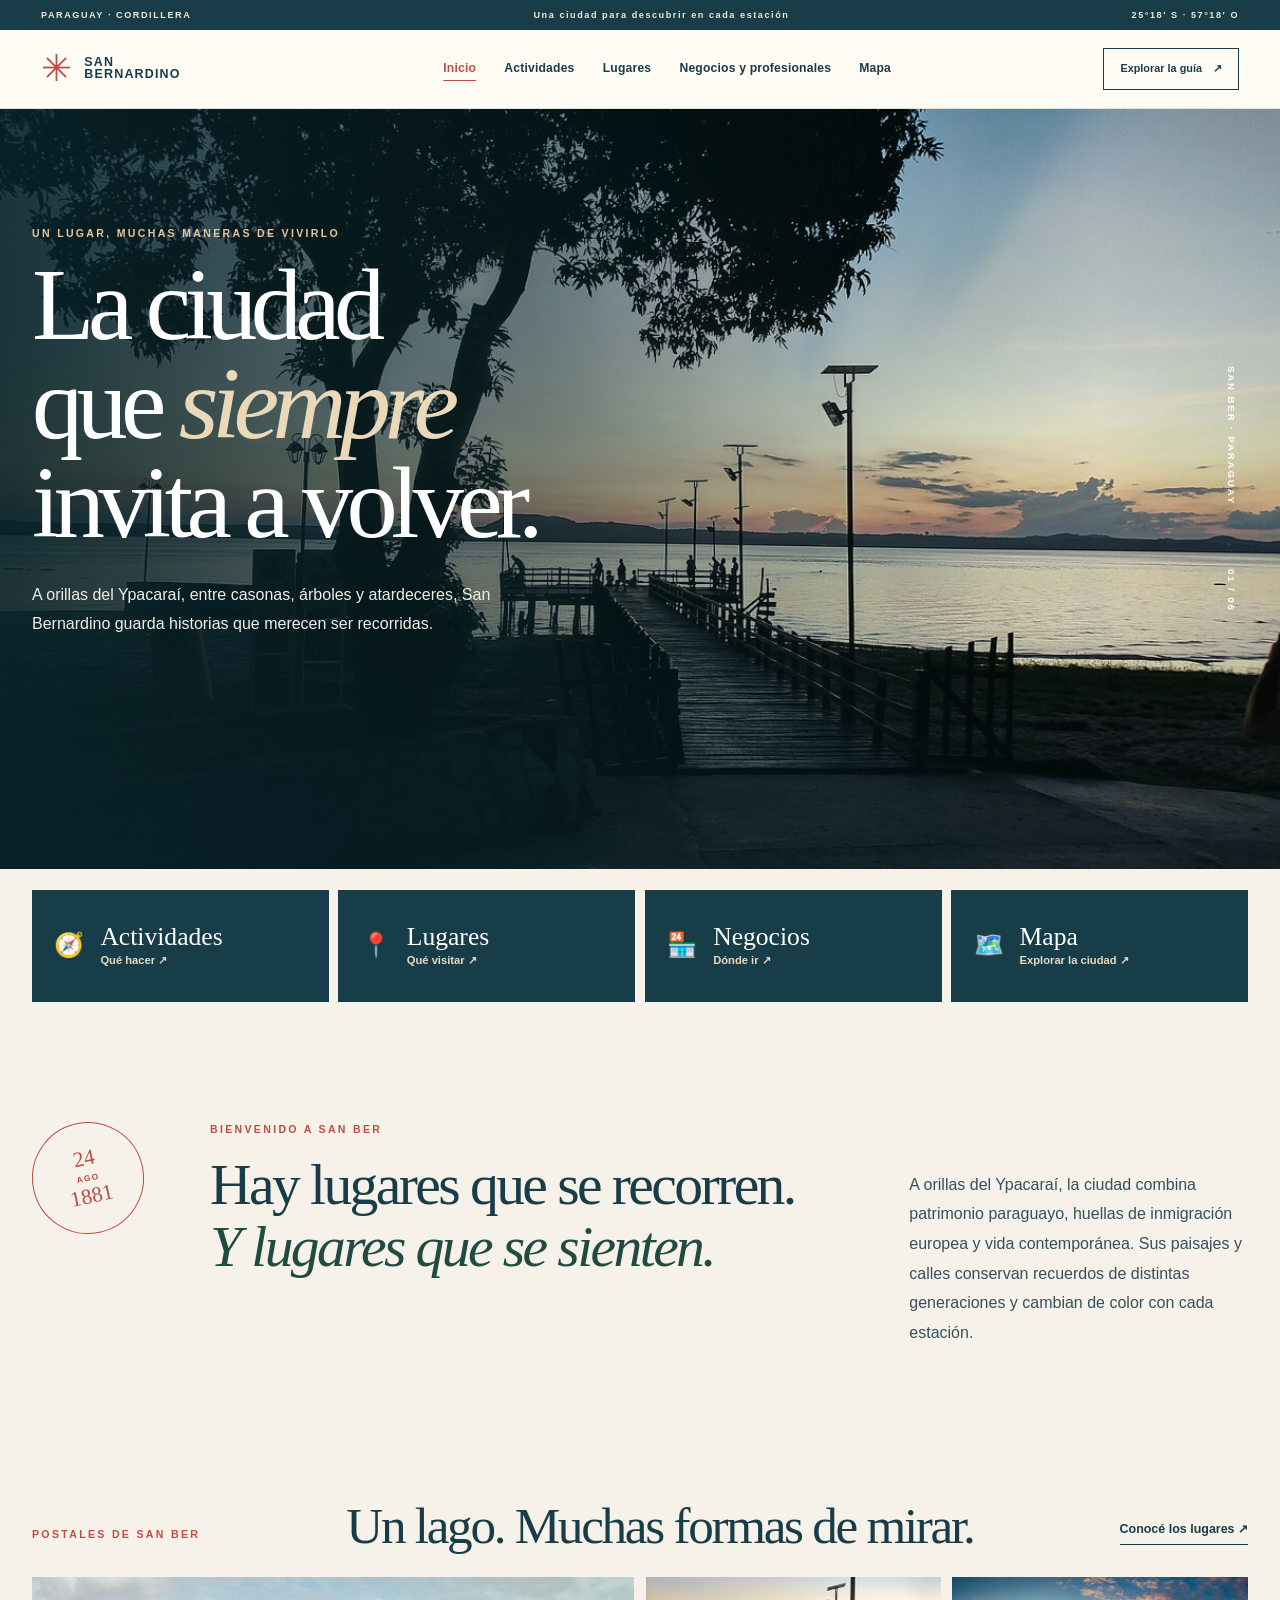
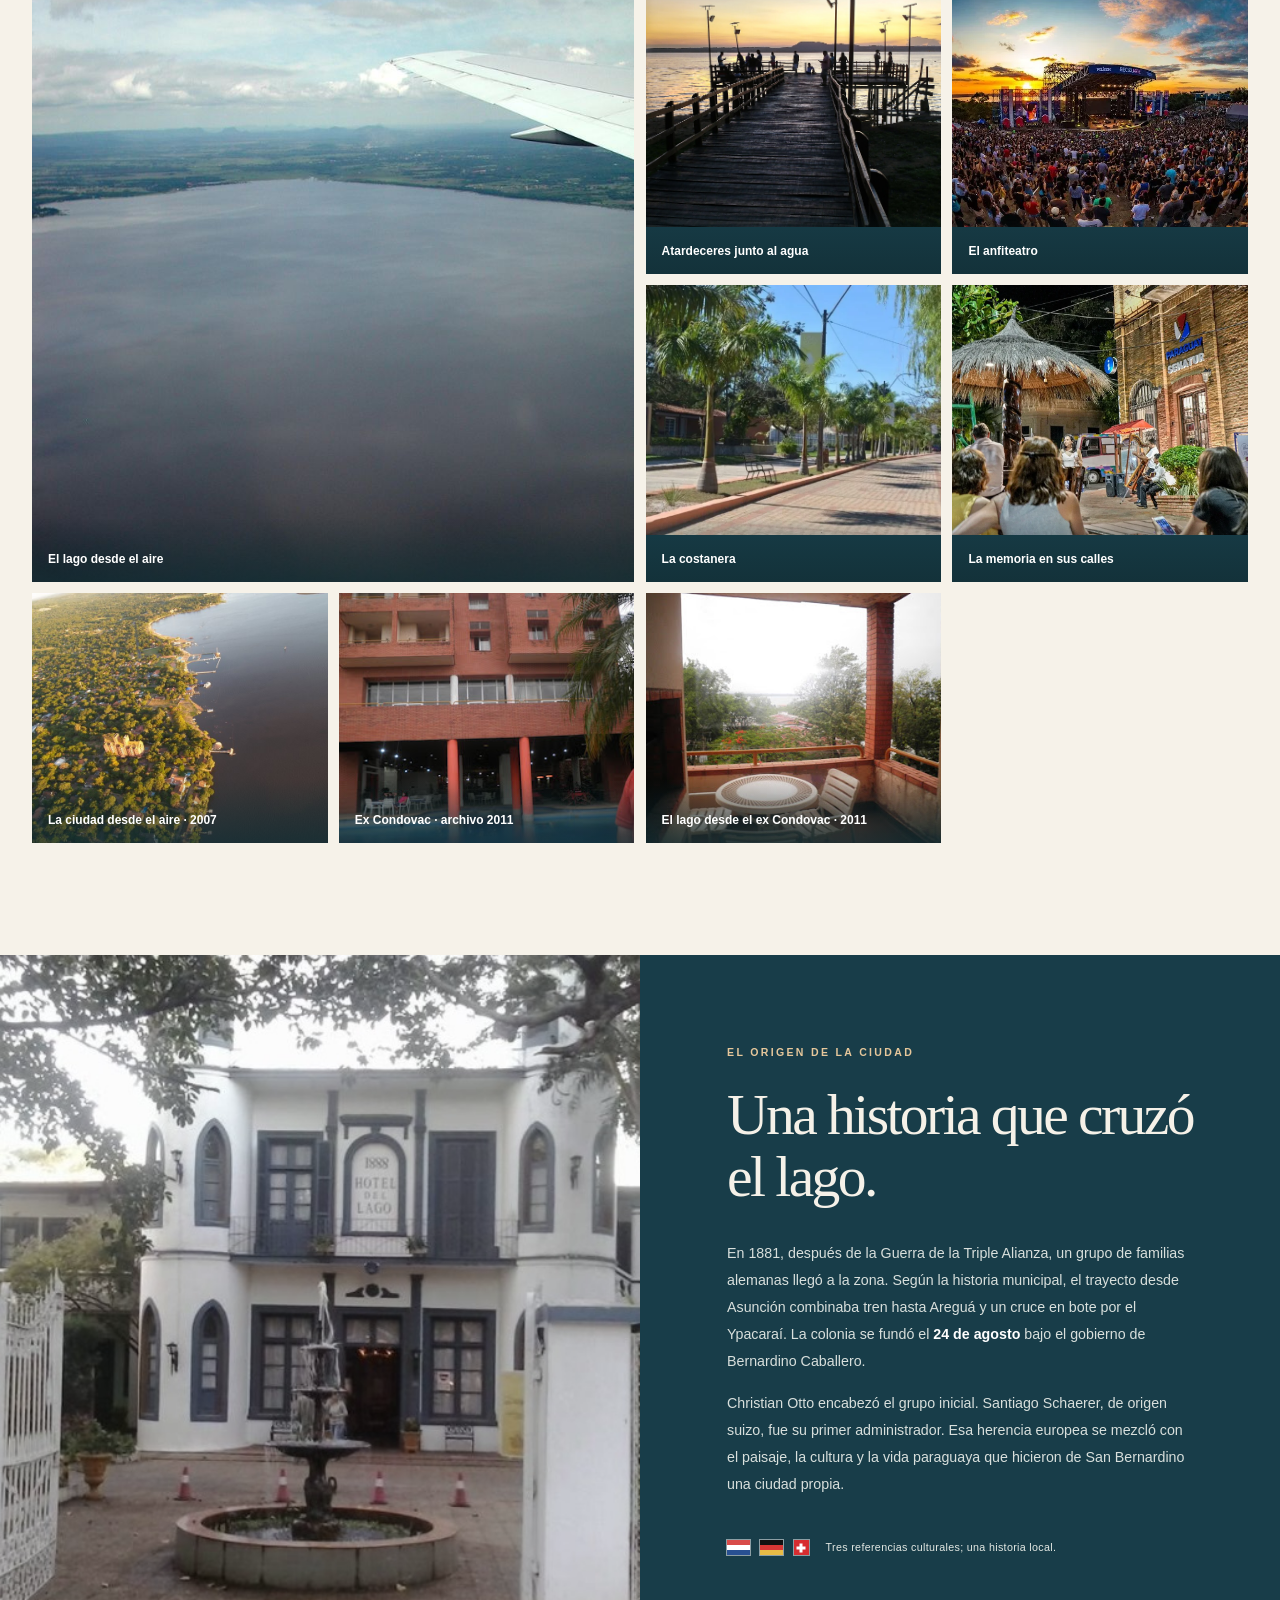
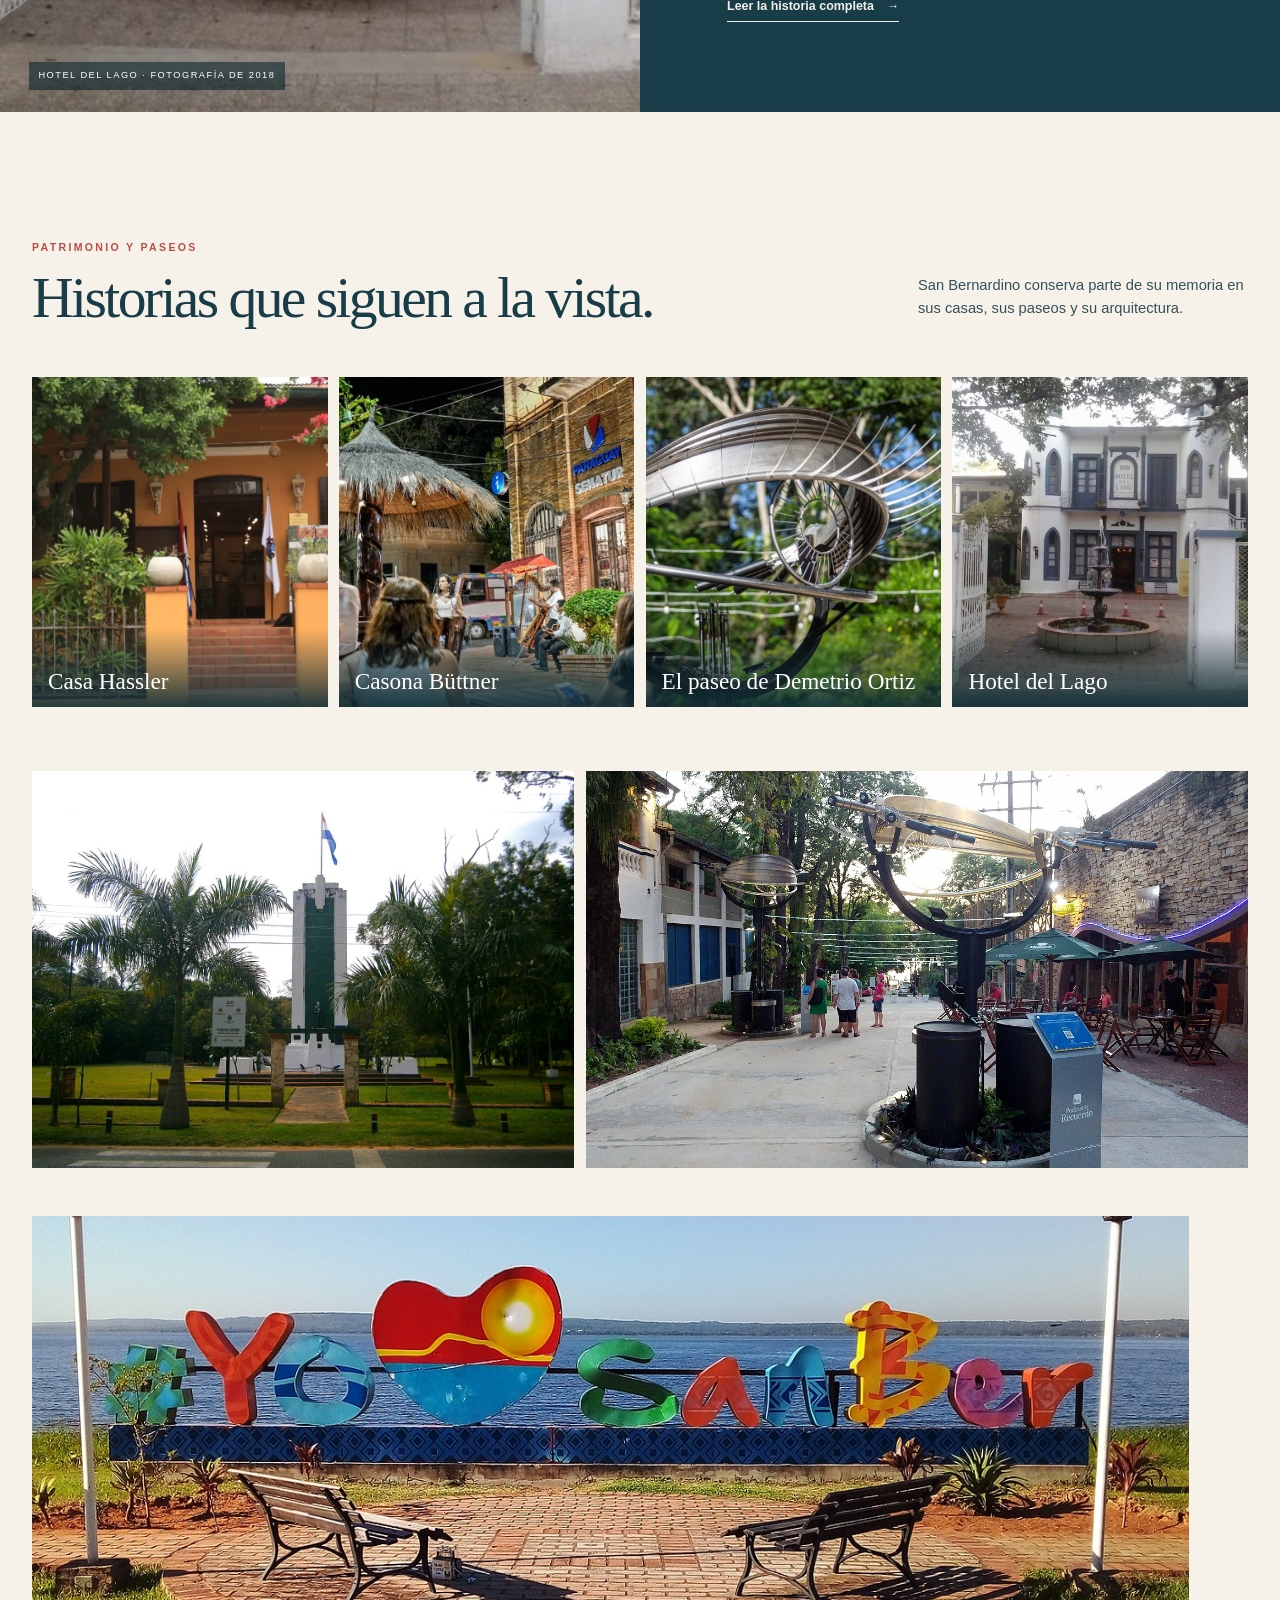
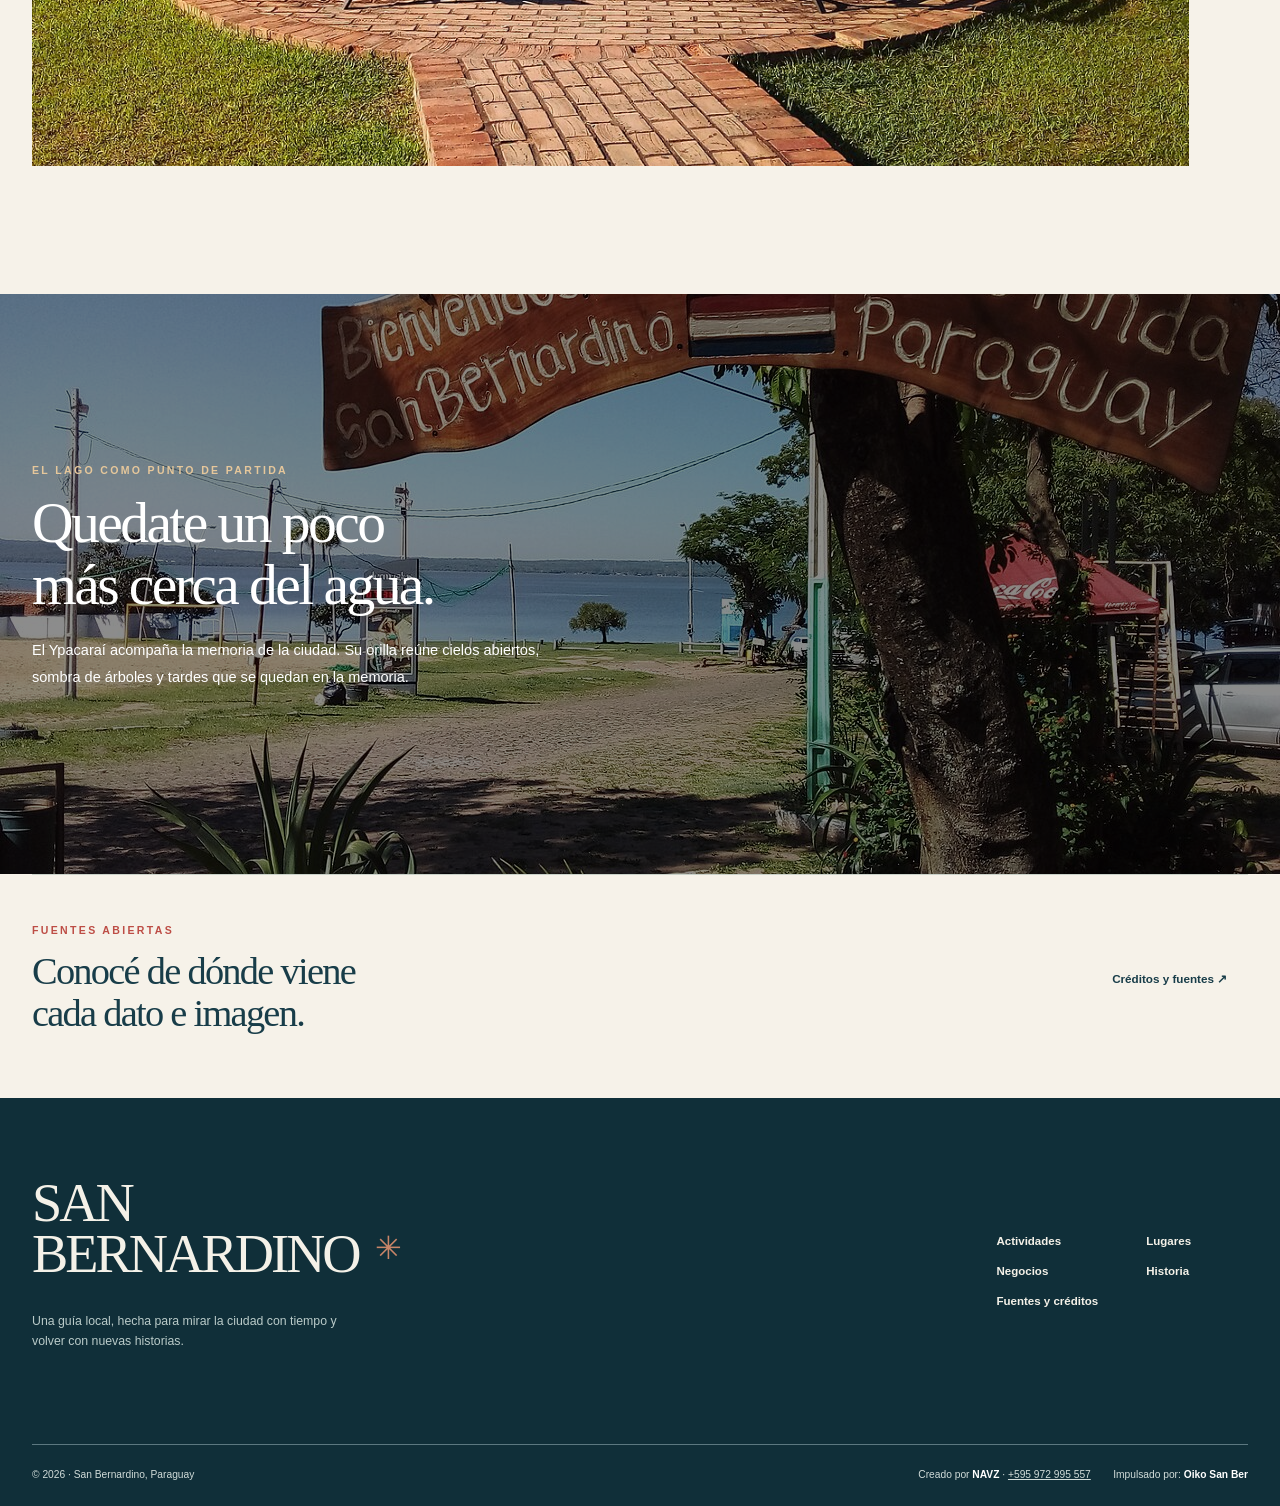
<file: index.html>
<!doctype html>
<html lang="es-PY">
<head>
  <!-- Google Tag Manager -->
  <script>(function(w,d,s,l,i){w[l]=w[l]||[];w[l].push({'gtm.start':
  new Date().getTime(),event:'gtm.js'});var f=d.getElementsByTagName(s)[0],
  j=d.createElement(s),dl=l!='dataLayer'?'&l='+l:'';j.async=true;j.src=
  'https://www.googletagmanager.com/gtm.js?id='+i+dl;f.parentNode.insertBefore(j,f);
  })(window,document,'script','dataLayer','GTM-W6FRFP9K');</script>
  <!-- End Google Tag Manager -->
  <meta charset="utf-8">
  <meta name="viewport" content="width=device-width, initial-scale=1">
  <meta name="theme-color" content="#183d49"><link rel="manifest" href="manifest.webmanifest"><link rel="icon" href="assets/icons/icon.svg" type="image/svg+xml"><link rel="apple-touch-icon" href="assets/icons/icon-180.png"><meta name="apple-mobile-web-app-capable" content="yes"><meta name="apple-mobile-web-app-title" content="San Bernardino"><script src="assets/install.js" defer></script>
  <meta name="description" content="Una guía editorial para descubrir San Bernardino: historia, lago, paseos, sabores, alojamiento, noche y planes para volver.">
  <title>Descubrí San Bernardino · La ciudad del lago</title>
  <!-- seo:start -->
  <link rel="canonical" href="https://sanber.top/">
  <meta name="robots" content="index,follow,max-image-preview:large">
  <meta property="og:type" content="website">
  <meta property="og:locale" content="es_PY">
  <meta property="og:site_name" content="San Bernardino · guía local">
  <meta property="og:title" content="Descubrí San Bernardino · La ciudad del lago">
  <meta property="og:description" content="Una guía editorial para descubrir San Bernardino: historia, lago, paseos, sabores, alojamiento, noche y planes para volver.">
  <meta property="og:url" content="https://sanber.top/">
  <meta property="og:image" content="https://sanber.top/assets/images/lago-atardecer.jpg">
  <meta property="og:image:width" content="1280">
  <meta property="og:image:height" content="720">
  <meta property="og:image:alt" content="Atardecer sobre el lago Ypacaraí en San Bernardino">
  <meta name="twitter:card" content="summary_large_image">
  <script type="application/ld+json">{"@context":"https://schema.org","@type":"WebSite","name":"San Bernardino · guía local","url":"https://sanber.top/","inLanguage":"es-PY","description":"Una guía editorial para descubrir San Bernardino: historia, lago, paseos, sabores, alojamiento, noche y planes para volver."}</script>
  <!-- seo:end -->
  <link rel="preload" as="image" href="assets/images/lago-atardecer.jpg">
  <link rel="stylesheet" href="assets/styles.css"><link rel="stylesheet" href="assets/v2.css">
  <script src="assets/app.js?v=28" defer></script>
</head>
<body>
  <!-- Google Tag Manager (noscript) -->
  <noscript><iframe src="https://www.googletagmanager.com/ns.html?id=GTM-W6FRFP9K"
  height="0" width="0" style="display:none;visibility:hidden"></iframe></noscript>
  <!-- End Google Tag Manager (noscript) -->
  <a class="skip-link" href="#contenido">Ir al contenido</a>
  <div class="topline"><span>PARAGUAY · CORDILLERA</span><span>Una ciudad para descubrir en cada estación</span><span>25°18′ S · 57°18′ O</span></div>
  <header class="site-header" id="arriba">
    <a class="wordmark" href="#arriba" aria-label="San Bernardino, volver al inicio"><span class="wordmark-star">✳</span><span>SAN<br>BERNARDINO</span></a>
    <button class="menu-toggle" type="button" aria-expanded="false" aria-controls="main-nav"><span></span><span></span><span class="sr-only">Abrir menú</span></button>
    <nav class="main-nav" id="main-nav" aria-label="Navegación principal"><a href="index.html" aria-current="page">Inicio</a><a href="actividades.html">Actividades</a><a href="lugares.html">Lugares</a><a href="negocios.html">Negocios y profesionales</a><a href="mapa.html">Mapa</a></nav>
    <a class="header-cta" href="#elegir">Explorar la guía <span aria-hidden="true">↗</span></a>
  </header>

  <main id="contenido">
    <section class="hero" aria-labelledby="hero-title">
      <div class="hero-image"><img src="assets/images/lago-atardecer.jpg" alt="Atardecer real sobre el lago Ypacaraí, fotografiado desde San Bernardino" width="1280" height="720" fetchpriority="high"><div class="hero-image-shade"></div></div>
      <div class="hero-content wrap"><p class="eyebrow light">Un lugar, muchas maneras de vivirlo</p><h1 id="hero-title">La ciudad<br>que <em>siempre</em><br>invita a volver.</h1><p>A orillas del Ypacaraí, entre casonas, árboles y atardeceres, San Bernardino guarda historias que merecen ser recorridas.</p></div>
      <div class="hero-side">SAN BER · PARAGUAY <span>01 / 06</span></div>
      
    </section>

    <nav class="city-choices wrap" id="elegir" aria-label="Elegir una sección"><a href="actividades.html"><span aria-hidden="true">🧭</span><strong>Actividades</strong><span>Qué hacer ↗</span></a><a href="lugares.html"><span aria-hidden="true">📍</span><strong>Lugares</strong><span>Qué visitar ↗</span></a><a href="negocios.html"><span aria-hidden="true">🏪</span><strong>Negocios</strong><span>Dónde ir ↗</span></a><a href="mapa.html"><span aria-hidden="true">🗺️</span><strong>Mapa</strong><span>Explorar la ciudad ↗</span></a></nav>
<section class="intro wrap" id="descubrir" aria-labelledby="intro-title"><div class="intro-stamp">24<span>AGO</span>1881</div><div><p class="eyebrow">Bienvenido a San Ber</p><h2 id="intro-title">Hay lugares que se recorren.<br><em>Y lugares que se sienten.</em></h2></div><p class="intro-copy">A orillas del Ypacaraí, la ciudad combina patrimonio paraguayo, huellas de inmigración europea y vida contemporánea. Sus paisajes y calles conservan recuerdos de distintas generaciones y cambian de color con cada estación.</p></section>

    <section class="city-gallery wrap" aria-labelledby="city-gallery-title"><div class="city-gallery-heading"><p class="eyebrow">Postales de San Ber</p><h2 id="city-gallery-title">Un lago. Muchas formas de mirar.</h2><a class="text-link" href="lugares.html">Conocé los lugares ↗</a></div><div class="city-gallery-grid"><figure class="city-gallery-wide"><img src="assets/images/lago-aereo-2008.jpg" alt="Vista aérea del lago Ypacaraí y su entorno" loading="lazy"><figcaption>El lago desde el aire</figcaption></figure><figure><img src="assets/images/muelle-lago-2020.jpg" alt="Muelle de madera frente al lago al atardecer" loading="lazy"><figcaption>Atardeceres junto al agua</figcaption></figure><figure><img src="assets/images/anfiteatro-senatur.webp" alt="El anfiteatro de San Bernardino durante un concierto" loading="lazy"><figcaption>El anfiteatro</figcaption></figure><figure><img src="assets/images/costanera-senatur.webp" alt="Paseo arbolado de la Costanera de San Bernardino" loading="lazy"><figcaption>La costanera</figcaption></figure><figure><img src="assets/images/casona-buttner-senatur.webp" alt="Entrada de la histórica Casona Büttner" loading="lazy"><figcaption>La memoria en sus calles</figcaption></figure><figure><img src="assets/images/ciudad-aerea-2007.jpg" alt="Vista aérea de la costa y la ciudad de San Bernardino fotografiada en 2007" loading="lazy"><figcaption>La ciudad desde el aire · 2007</figcaption></figure><figure><img src="assets/images/ex-condovac-2011.jpg" alt="Edificio del ex Hotel Condovac fotografiado desde su piscina en 2011" loading="lazy"><figcaption>Ex Condovac · archivo 2011</figcaption></figure><figure><img src="assets/images/ex-condovac-vista-lago-2011.jpg" alt="Vista del lago desde una terraza del ex Hotel Condovac, foto de 2011" loading="lazy"><figcaption>El lago desde el ex Condovac · 2011</figcaption></figure></div></section>


    <section class="history-section" id="historia" aria-labelledby="history-title"><div class="history-image"><img src="assets/images/hotel-del-lago.jpg" alt="Fachada del histórico Hotel del Lago en San Bernardino" width="805" height="609" loading="lazy"><span>HOTEL DEL LAGO · FOTOGRAFÍA DE 2018</span></div><div class="history-content"><p class="eyebrow light">El origen de la ciudad</p><h2 id="history-title">Una historia que cruzó el lago.</h2><p>En 1881, después de la Guerra de la Triple Alianza, un grupo de familias alemanas llegó a la zona. Según la historia municipal, el trayecto desde Asunción combinaba tren hasta Areguá y un cruce en bote por el Ypacaraí. La colonia se fundó el <strong>24 de agosto</strong> bajo el gobierno de Bernardino Caballero.</p><p>Christian Otto encabezó el grupo inicial. Santiago Schaerer, de origen suizo, fue su primer administrador. Esa herencia europea se mezcló con el paisaje, la cultura y la vida paraguaya que hicieron de San Bernardino una ciudad propia.</p><div class="history-flagline" aria-label="Paraguay, Alemania y Suiza"><span class="flag flag-py" title="Paraguay"></span><span class="flag flag-de" title="Alemania"></span><span class="flag flag-ch" title="Suiza"><i></i></span><span>Tres referencias culturales; una historia local.</span></div><a class="text-link light" href="historia.html">Leer la historia completa <span aria-hidden="true">→</span></a></div></section>

    <section class="places-section wrap" id="visitar" aria-labelledby="places-title"><div class="section-head"><div><p class="eyebrow">Patrimonio y paseos</p><h2 id="places-title">Historias que siguen a la vista.</h2></div><p>San Bernardino conserva parte de su memoria en sus casas, sus paseos y su arquitectura.</p></div><div class="home-places-gallery"><a href="lugares.html#historia"><img src="assets/images/casa-hassler-senatur.webp" alt="Fachada de Casa Hassler" loading="lazy"><strong>Casa Hassler</strong></a><a href="lugares.html#historia"><img src="assets/images/casona-buttner-senatur.webp" alt="Entrada de la Casona Büttner" loading="lazy"><strong>Casona Büttner</strong></a><a href="lugares.html#cultura"><img src="assets/images/fuente-inspiracion-senatur.webp" alt="Escultura de la Fuente de la Inspiración" loading="lazy"><strong>El paseo de Demetrio Ortiz</strong></a><a href="lugares.html#historia"><img src="assets/images/hotel-del-lago.jpg" alt="Fachada histórica del Hotel del Lago" loading="lazy"><strong>Hotel del Lago</strong></a></div></section>
<div class="photo-mosaic wrap" aria-label="Otras escenas de San Bernardino"><figure><img src="assets/images/monumento-soldado.jpg" alt="Monumento al Soldado Paraguayo Desconocido entre palmeras" width="1280" height="960" loading="lazy"></figure><figure><img src="assets/images/paseo-arte.jpg" alt="Arte público en la peatonal de San Bernardino fotografiado en 2020" width="1280" height="720" loading="lazy"></figure></div>
    <figure class="postcard wrap"><img src="assets/images/lago-vista-ciudad.jpg" alt="Letrero turístico de San Ber frente al lago Ypacaraí" width="1280" height="960" loading="lazy"></figure>
    <section class="lake-banner" id="hacer"><div class="lake-banner-image"><img src="assets/images/playa-la-rotonda.jpg" alt="Acceso a Playa La Rotonda y vista del lago Ypacaraí, fotografiados en 2022" width="1280" height="960" loading="lazy"></div><div class="lake-banner-text wrap"><p class="eyebrow light">El lago como punto de partida</p><h2>Quedate un poco<br>más cerca del agua.</h2><p>El Ypacaraí acompaña la memoria de la ciudad. Su orilla reúne cielos abiertos, sombra de árboles y tardes que se quedan en la memoria.</p></div></section>

    



    

    

    

    
    <section class="credits-cta wrap" aria-labelledby="credits-cta-title"><div><p class="eyebrow">Fuentes abiertas</p><h2 id="credits-cta-title">Conocé de dónde viene cada dato e imagen.</h2></div><a class="button" href="creditos.html">Créditos y fuentes ↗</a></section>
  </main>
  <footer class="site-footer"><div class="wrap footer-main"><div><span class="footer-mark">SAN<br>BERNARDINO<span class="asterisk">✳</span></span><p>Una guía local, hecha para mirar la ciudad con tiempo y volver con nuevas historias.</p></div><div class="footer-links"><a href="actividades.html">Actividades</a><a href="lugares.html">Lugares</a><a href="negocios.html">Negocios</a><a href="historia.html">Historia</a><a href="creditos.html">Fuentes y créditos</a></div></div><div class="wrap footer-bottom"><span>© <span id="year">2026</span> · San Bernardino, Paraguay</span><div class="signature"><span>Creado por <strong>NAVZ</strong> · <a href="tel:+595972995557">+595 972 995 557</a></span><span>Impulsado por: <strong>Oiko San Ber</strong></span></div></div></footer>
</body>
</html>
</file>
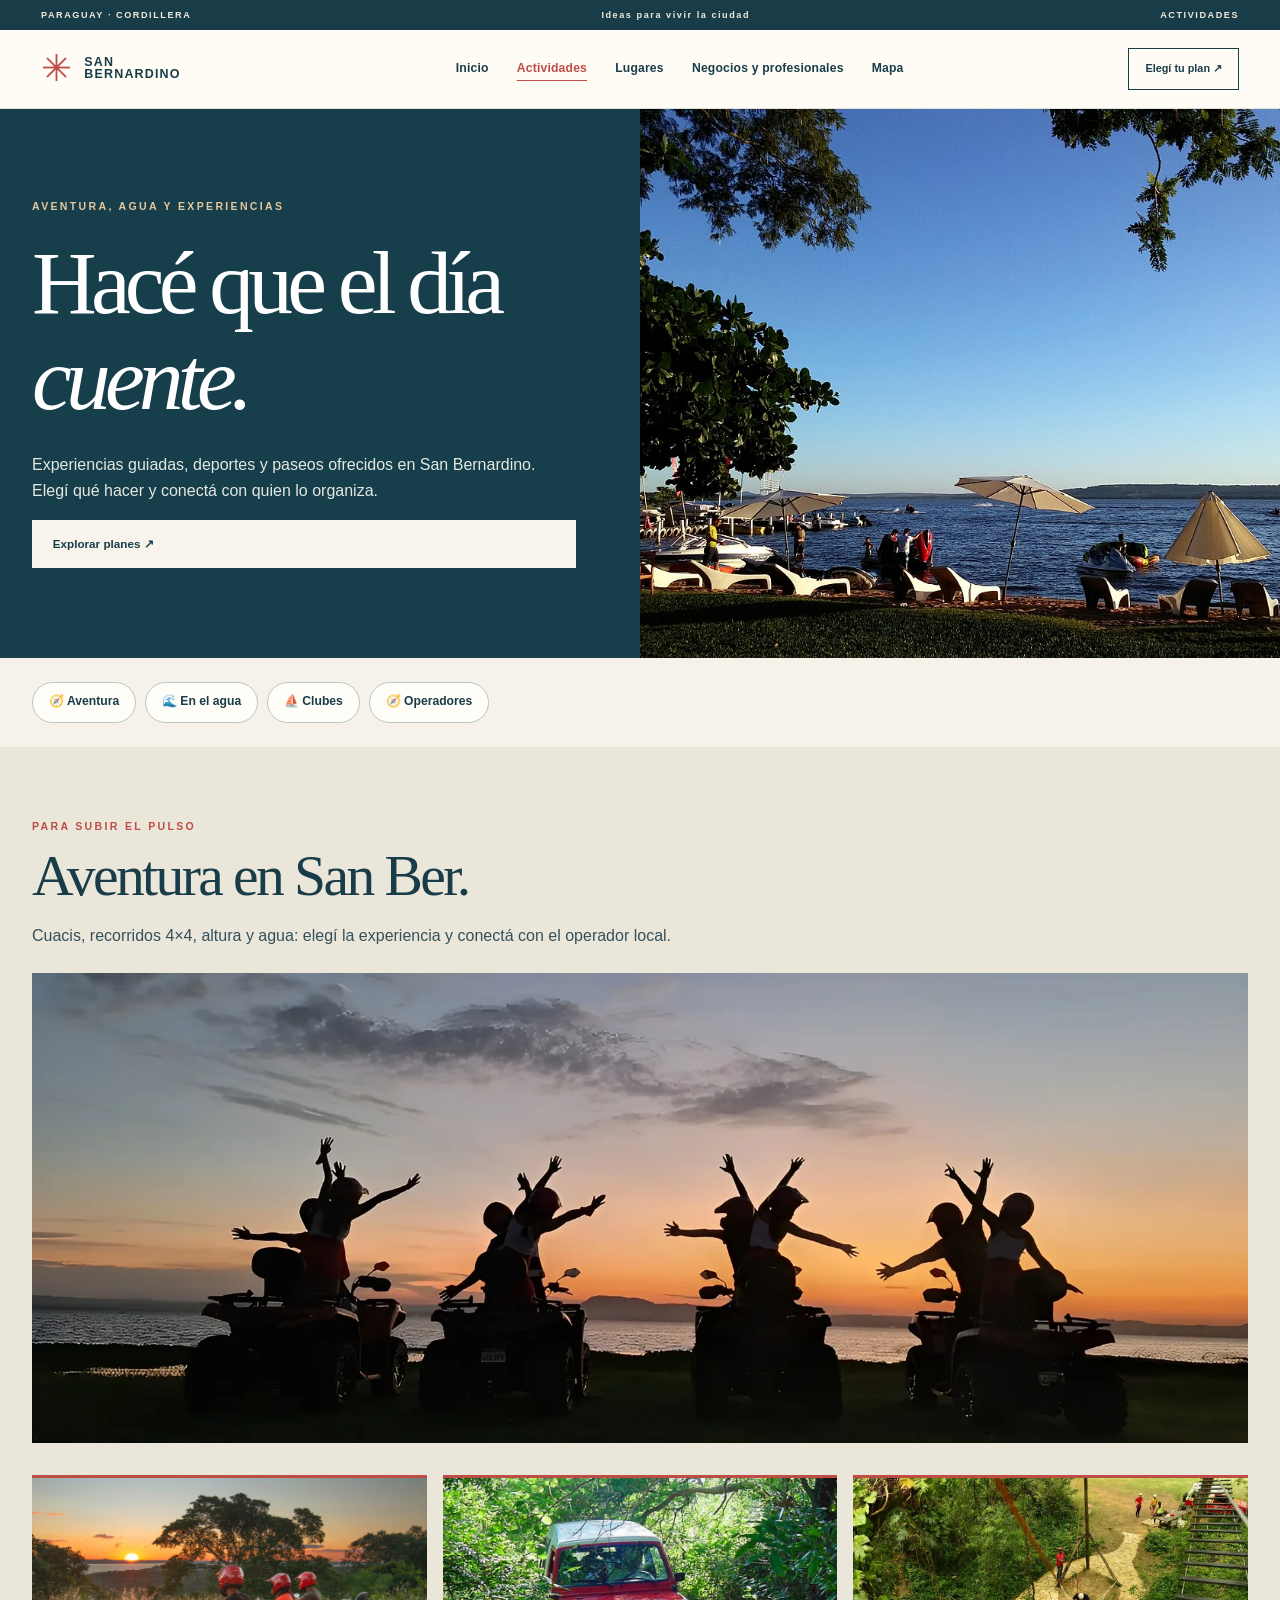
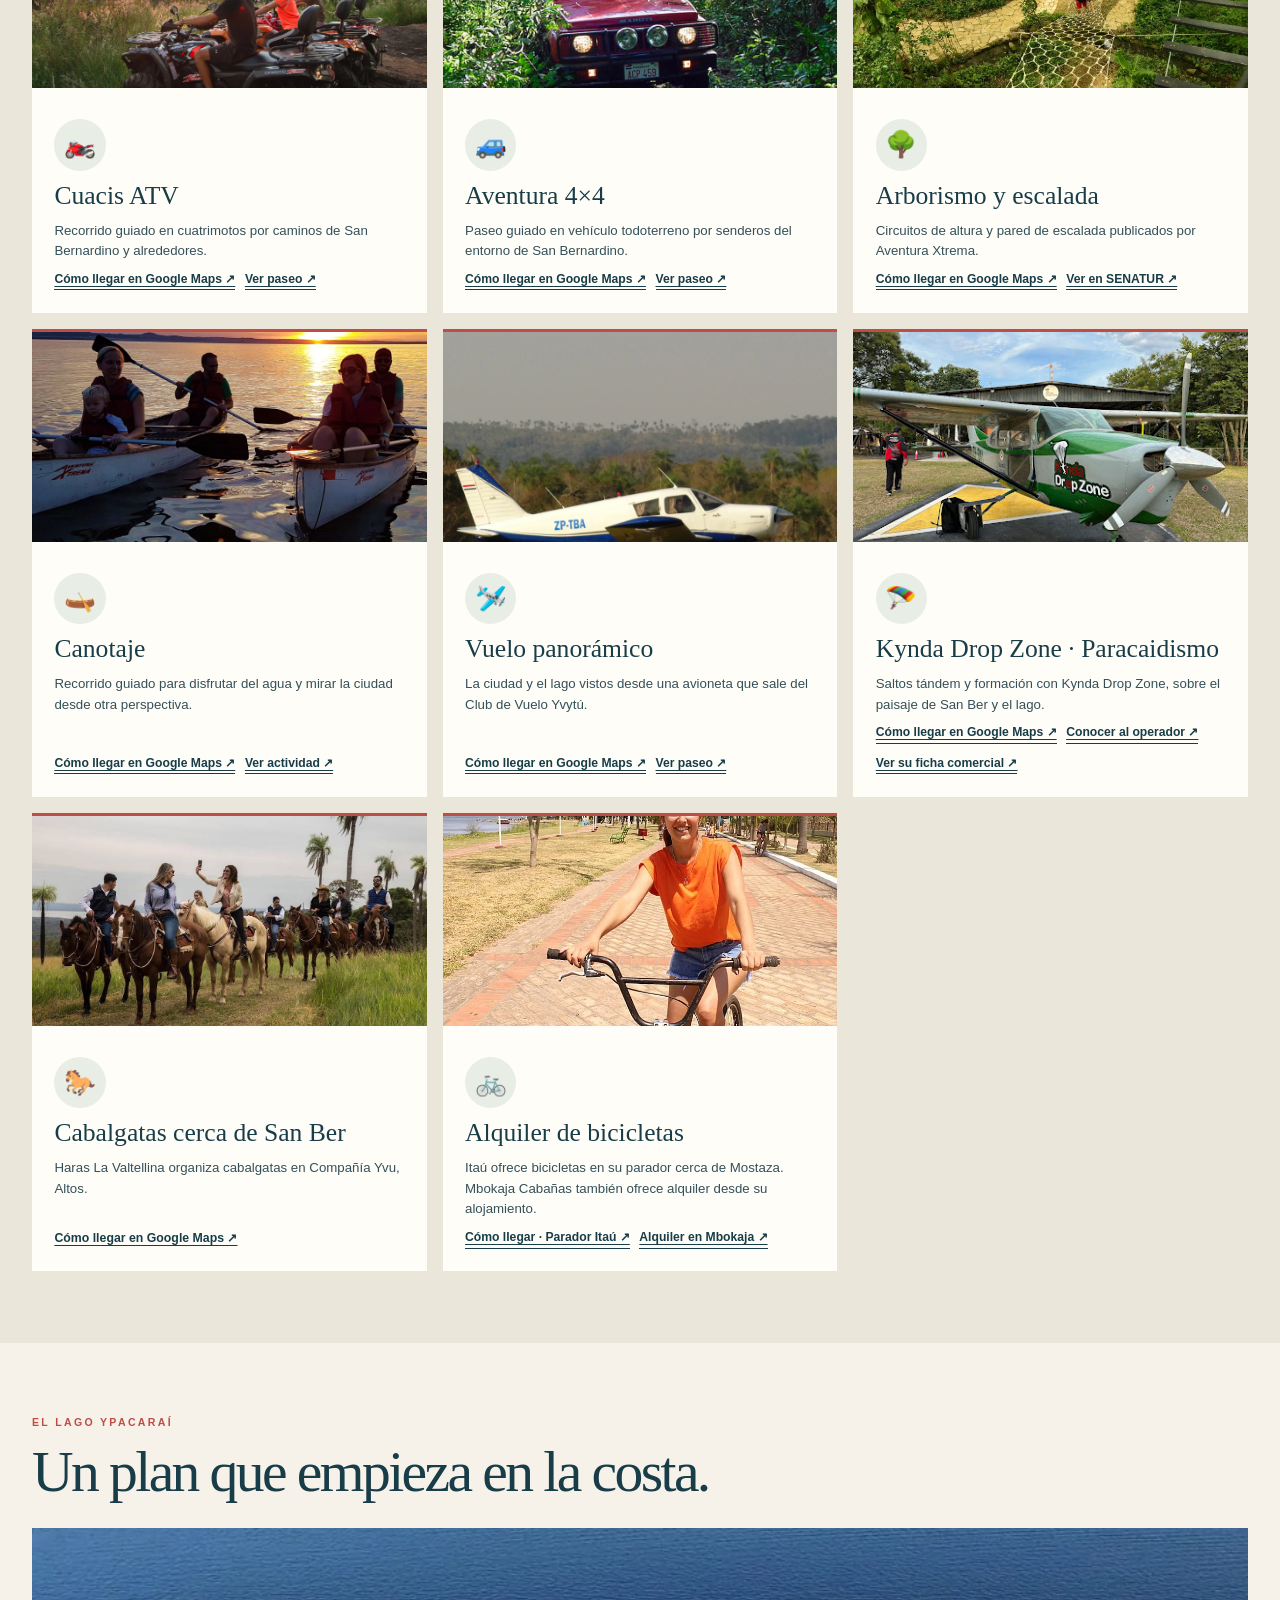
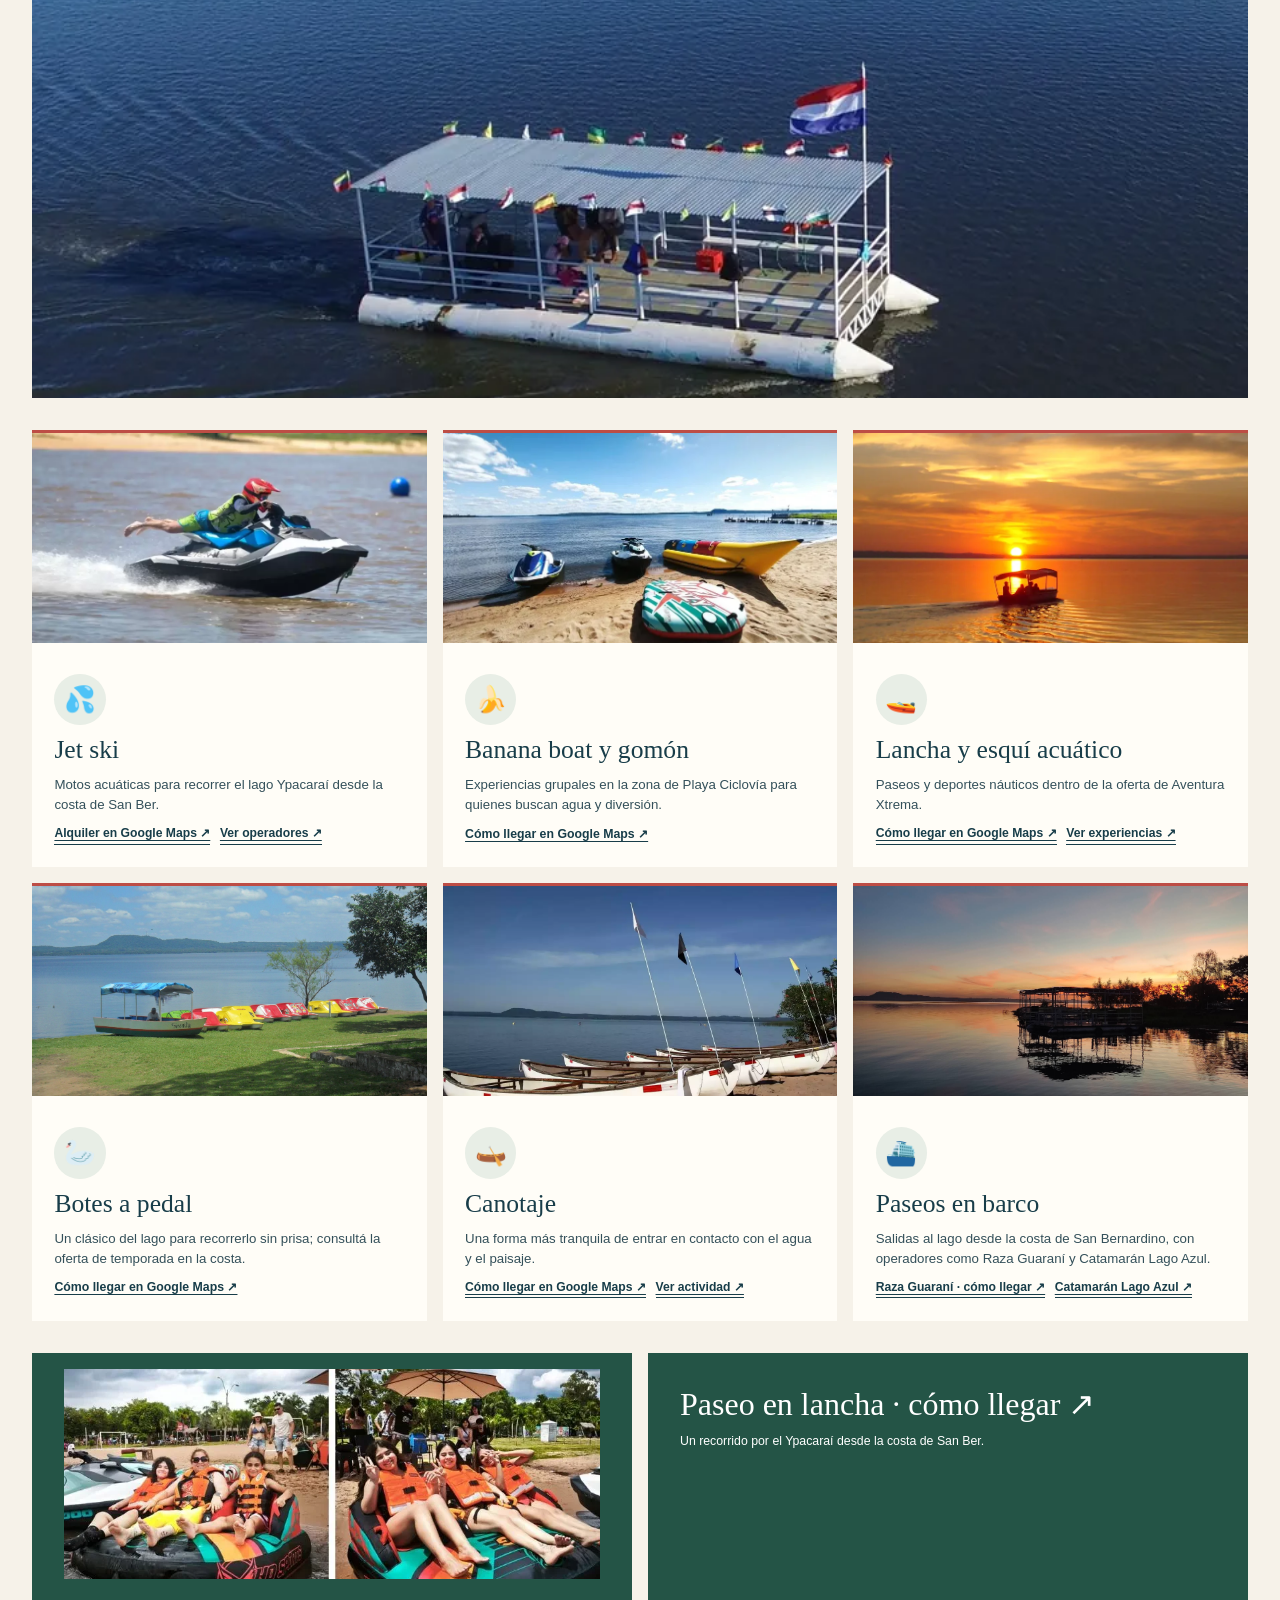
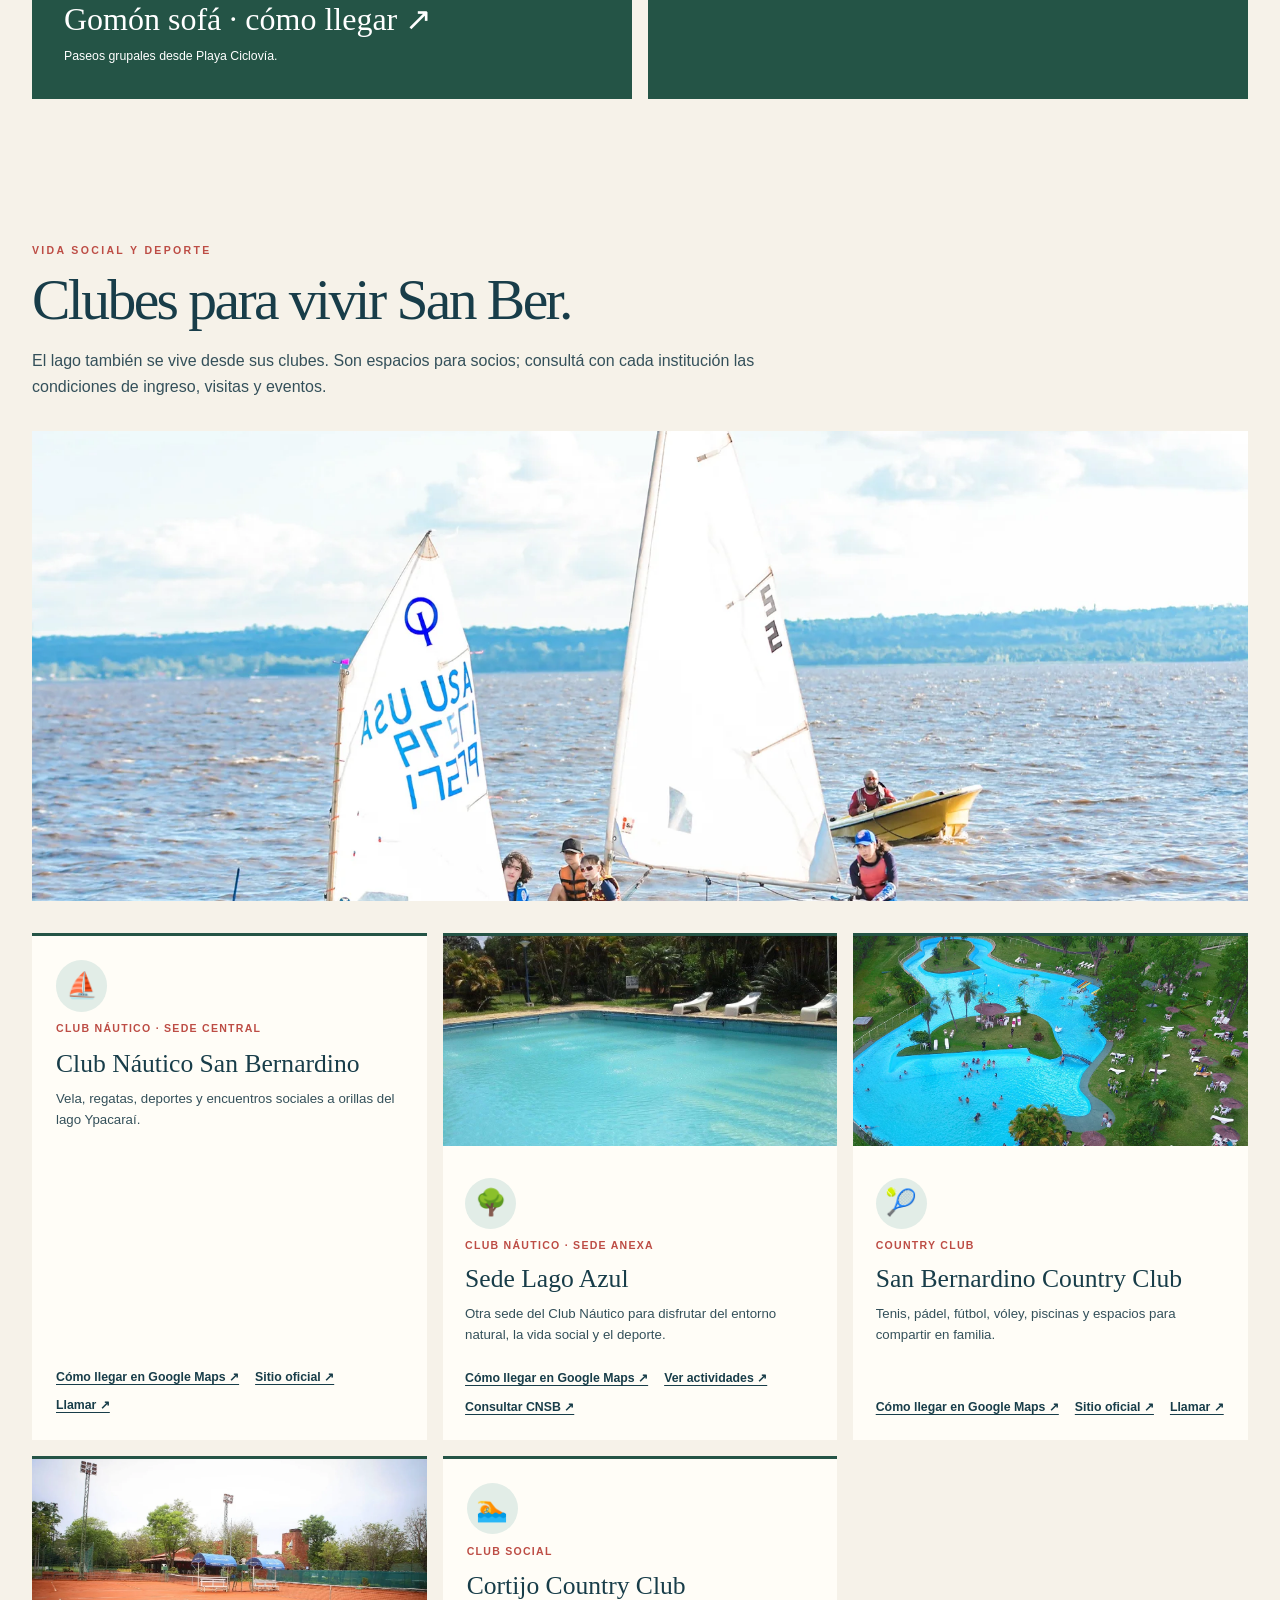
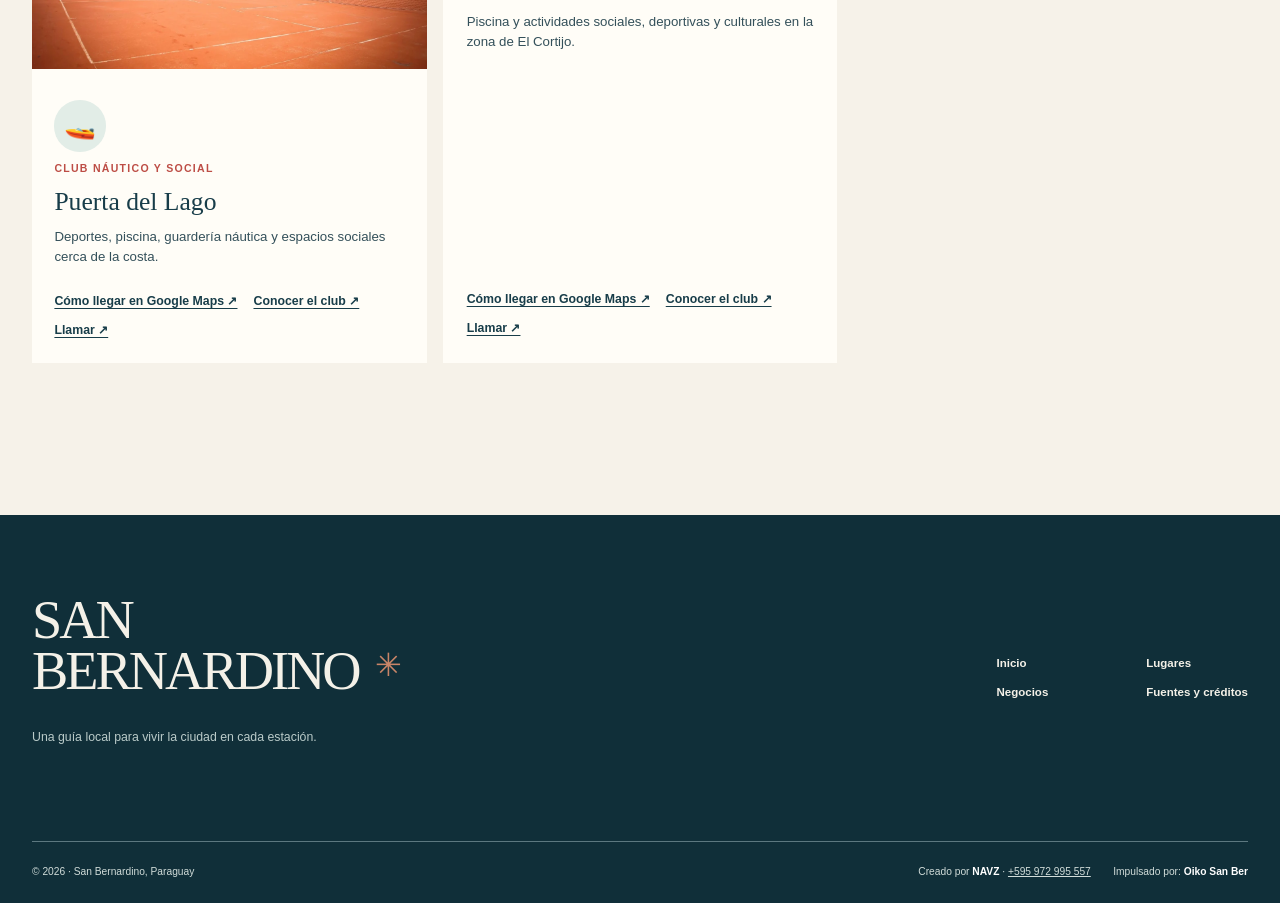
<file: actividades.html>
<!doctype html><html lang="es-PY"><head>
  <!-- Google Tag Manager -->
  <script>(function(w,d,s,l,i){w[l]=w[l]||[];w[l].push({'gtm.start':
  new Date().getTime(),event:'gtm.js'});var f=d.getElementsByTagName(s)[0],
  j=d.createElement(s),dl=l!='dataLayer'?'&l='+l:'';j.async=true;j.src=
  'https://www.googletagmanager.com/gtm.js?id='+i+dl;f.parentNode.insertBefore(j,f);
  })(window,document,'script','dataLayer','GTM-W6FRFP9K');</script>
  <!-- End Google Tag Manager --><meta charset="utf-8"><meta name="viewport" content="width=device-width, initial-scale=1"><meta name="theme-color" content="#183d49"><link rel="manifest" href="manifest.webmanifest"><link rel="icon" href="assets/icons/icon.svg" type="image/svg+xml"><link rel="apple-touch-icon" href="assets/icons/icon-180.png"><meta name="apple-mobile-web-app-capable" content="yes"><meta name="apple-mobile-web-app-title" content="San Bernardino"><script src="assets/install.js" defer></script><meta name="description" content="Qué hacer en San Bernardino: aventuras, experiencias en el lago, paseos culturales, música y agenda local."><title>Actividades · San Bernardino</title>
  <!-- seo:start -->
  <link rel="canonical" href="https://sanber.top/actividades.html">
  <meta name="robots" content="index,follow,max-image-preview:large">
  <meta property="og:type" content="website">
  <meta property="og:locale" content="es_PY">
  <meta property="og:site_name" content="San Bernardino · guía local">
  <meta property="og:title" content="Actividades · San Bernardino">
  <meta property="og:description" content="Qué hacer en San Bernardino: aventuras, experiencias en el lago, paseos culturales, música y agenda local.">
  <meta property="og:url" content="https://sanber.top/actividades.html">
  <meta property="og:image" content="https://sanber.top/assets/images/lago-atardecer.jpg">
  <meta property="og:image:width" content="1280">
  <meta property="og:image:height" content="720">
  <meta property="og:image:alt" content="Atardecer sobre el lago Ypacaraí en San Bernardino">
  <meta name="twitter:card" content="summary_large_image">
  <!-- seo:end --><link rel="stylesheet" href="assets/styles.css"><link rel="stylesheet" href="assets/v2.css"><script src="assets/app.js?v=28" defer></script><script src="assets/agenda.js" defer></script></head><body>
  <!-- Google Tag Manager (noscript) -->
  <noscript><iframe src="https://www.googletagmanager.com/ns.html?id=GTM-W6FRFP9K"
  height="0" width="0" style="display:none;visibility:hidden"></iframe></noscript>
  <!-- End Google Tag Manager (noscript) -->
<a class="skip-link" href="#contenido">Ir al contenido</a><div class="topline"><span>PARAGUAY · CORDILLERA</span><span>Ideas para vivir la ciudad</span><span>ACTIVIDADES</span></div>
<header class="site-header"><a class="wordmark" href="index.html" aria-label="Ir al inicio"><span class="wordmark-star">✳</span><span>SAN<br>BERNARDINO</span></a><nav class="main-nav" aria-label="Navegación principal"><a href="index.html">Inicio</a><a href="actividades.html" aria-current="page">Actividades</a><a href="lugares.html">Lugares</a><a href="negocios.html">Negocios y profesionales</a><a href="mapa.html">Mapa</a></nav><a class="header-cta" href="#explorar">Elegí tu plan ↗</a></header>
<main id="contenido" class="v2-page"><section class="v2-hero"><div class="v2-hero-copy"><p class="eyebrow light">Aventura, agua y experiencias</p><h1>Hacé que el día <em>cuente.</em></h1><p>Experiencias guiadas, deportes y paseos ofrecidos en San Bernardino. Elegí qué hacer y conectá con quien lo organiza.</p><a class="button button-light" href="#explorar">Explorar planes ↗</a></div><figure><img src="assets/images/costa-lago-2016.jpg" alt="Costa del lago Ypacaraí en San Bernardino, fotografiada en 2016" width="1280" height="960"></figure></section>
<nav class="v2-shortcuts wrap" id="explorar" aria-label="Tipos de actividades"><a href="#aventura">🧭 Aventura</a><a href="#agua">🌊 En el agua</a><a href="#clubes">⛵ Clubes</a><a href="#agenda">📅 Agenda</a><a href="negocios.html?rubro=recreacion">🧭 Operadores</a></nav>
<section class="v2-section tint" id="aventura"><div class="wrap"><p class="eyebrow">Para subir el pulso</p><h2>Aventura en San Ber.</h2><p class="v2-intro">Cuacis, recorridos 4×4, altura y agua: elegí la experiencia y conectá con el operador local.</p><figure class="v2-feature-image"><img src="assets/images/aventura-xtrema-love.webp" alt="Grupo en cuatrimotos al atardecer junto al lago" loading="lazy"></figure><div class="v2-grid"><article class="v2-card v2-card-photo"><img src="assets/images/cuacis-atardecer-aventura.webp" alt="Paseo en cuatrimotos de Aventura Xtrema al atardecer cerca del lago Ypacaraí" loading="lazy"><div class="v2-card-body"><span class="v2-icon" aria-hidden="true">🏍️</span><h3>Cuacis ATV</h3><p>Recorrido guiado en cuatrimotos por caminos de San Bernardino y alrededores.</p><div class="activity-links"><a href="https://www.google.com/maps?cid=4073328823414500223" target="_blank" rel="noopener noreferrer">Cómo llegar en Google Maps ↗</a><a href="https://www.aventuraxtrema.com.py/paseos/atv-aventura/" target="_blank" rel="noopener noreferrer">Ver paseo ↗</a></div></div></article><article class="v2-card v2-card-photo"><img src="assets/images/aventura-4x4.webp" alt="Vehículo 4×4 de Aventura Xtrema avanzando entre árboles" loading="lazy"><div class="v2-card-body"><span class="v2-icon" aria-hidden="true">🚙</span><h3>Aventura 4×4</h3><p>Paseo guiado en vehículo todoterreno por senderos del entorno de San Bernardino.</p><div class="activity-links"><a href="https://www.google.com/maps?cid=4073328823414500223" target="_blank" rel="noopener noreferrer">Cómo llegar en Google Maps ↗</a><a href="https://www.aventuraxtrema.com.py/paseos/aventura-4x4/" target="_blank" rel="noopener noreferrer">Ver paseo ↗</a></div></div></article><article class="v2-card v2-card-photo"><img src="assets/images/arborismo-aventura.webp" alt="Participantes en el circuito de arborismo de Aventura Xtrema" loading="lazy"><div class="v2-card-body"><span class="v2-icon" aria-hidden="true">🌳</span><h3>Arborismo y escalada</h3><p>Circuitos de altura y pared de escalada publicados por Aventura Xtrema.</p><div class="activity-links"><a href="https://www.google.com/maps?cid=4073328823414500223" target="_blank" rel="noopener noreferrer">Cómo llegar en Google Maps ↗</a><a href="https://visitparaguay.travel/places/aventura-xtrema" target="_blank" rel="noopener noreferrer">Ver en SENATUR ↗</a></div></div></article><article class="v2-card v2-card-photo"><img src="assets/images/canotaje-atardecer-aventura.webp" alt="Participantes de Aventura Xtrema remando en el lago Ypacaraí al atardecer" loading="lazy"><div class="v2-card-body"><span class="v2-icon" aria-hidden="true">🛶</span><h3>Canotaje</h3><p>Recorrido guiado para disfrutar del agua y mirar la ciudad desde otra perspectiva.</p><div class="activity-links"><a href="https://www.google.com/maps?cid=4073328823414500223" target="_blank" rel="noopener noreferrer">Cómo llegar en Google Maps ↗</a><a href="https://www.aventuraxtrema.com.py/paseos/canotaje/" target="_blank" rel="noopener noreferrer">Ver actividad ↗</a></div></div></article><article class="v2-card v2-card-photo"><img src="assets/images/vuelo-panoramico-aventura.webp" alt="Avioneta del vuelo panorámico sobre San Bernardino de Aventura Xtrema" loading="lazy"><div class="v2-card-body"><span class="v2-icon" aria-hidden="true">🛩️</span><h3>Vuelo panorámico</h3><p>La ciudad y el lago vistos desde una avioneta que sale del Club de Vuelo Yvytú.</p><div class="activity-links"><a href="https://www.google.com/maps?cid=4208576069438506290" target="_blank" rel="noopener noreferrer">Cómo llegar en Google Maps ↗</a><a href="https://www.aventuraxtrema.com.py/paseos/vuelo-panoramico/" target="_blank" rel="noopener noreferrer">Ver paseo ↗</a></div></div></article><article class="v2-card v2-card-photo"><img src="assets/images/kynda-drop-zone-maps.jpg" alt="Avión de Kynda Drop Zone frente a su hangar en Ciervo Cuá" loading="lazy"><div class="v2-card-body"><span class="v2-icon" aria-hidden="true">🪂</span><h3>Kynda Drop Zone · Paracaidismo</h3><p>Saltos tándem y formación con Kynda Drop Zone, sobre el paisaje de San Ber y el lago.</p><div class="activity-links"><a href="https://www.google.com/maps?cid=9172082002358569569" target="_blank" rel="noopener noreferrer">Cómo llegar en Google Maps ↗</a><a href="https://kyndadropzone.com.py/" target="_blank" rel="noopener noreferrer">Conocer al operador ↗</a><a href="negocios.html?rubro=recreacion&amp;negocio=Kynda%20Drop%20Zone">Ver su ficha comercial ↗</a></div></div></article><article class="v2-card v2-card-photo"><img src="assets/images/haras-la-valtellina-maps.jpg" alt="Cabalgata en Haras La Valtellina, cerca de San Bernardino" loading="lazy"><div class="v2-card-body"><span class="v2-icon" aria-hidden="true">🐎</span><h3>Cabalgatas cerca de San Ber</h3><p>Haras La Valtellina organiza cabalgatas en Compañía Yvu, Altos.</p><a href="https://www.google.com/maps?cid=18027649688840045341" target="_blank" rel="noopener noreferrer">Cómo llegar en Google Maps ↗</a></div></article><article class="v2-card v2-card-photo"><img src="assets/images/bicicleta-sanber-abc.webp" alt="Paseo real en bicicleta por la costa de San Bernardino, fotografiado por ABC Color en 2025" loading="lazy"><div class="v2-card-body"><span class="v2-icon" aria-hidden="true">🚲</span><h3>Alquiler de bicicletas</h3><p>Itaú ofrece bicicletas en su parador cerca de Mostaza. Mbokaja Cabañas también ofrece alquiler desde su alojamiento.</p><div class="activity-links"><a href="https://www.google.com/maps?cid=1437757330824495464" target="_blank" rel="noopener noreferrer">Cómo llegar · Parador Itaú ↗</a><a href="https://www.desconectate.com.py/posadas/posada-mbokaja-cabanas-83" target="_blank" rel="noopener noreferrer">Alquiler en Mbokaja ↗</a></div></div></article></div></div></section>
<section class="v2-section wrap" id="agua"><p class="eyebrow">El lago Ypacaraí</p><h2>Un plan que empieza en la costa.</h2><figure class="v2-feature-image"><img src="assets/images/barco-lago-aventura.webp" alt="Embarcación de paseo sobre el lago Ypacaraí fotografiada por Aventura Xtrema" loading="lazy"></figure><div class="v2-grid"><article class="v2-card v2-card-photo"><img src="assets/images/jet-ski-accion-2026.webp" alt="Persona conduciendo un jet ski sobre el lago Ypacaraí en la temporada 2026" loading="lazy"><div class="v2-card-body"><span class="v2-icon" aria-hidden="true">💦</span><h3>Jet ski</h3><p>Motos acuáticas para recorrer el lago Ypacaraí desde la costa de San Ber.</p><div class="activity-links"><a href="https://www.google.com/maps?cid=6803638611100171775" target="_blank" rel="noopener noreferrer">Alquiler en Google Maps ↗</a><a href="negocios.html?rubro=acuaticas">Ver operadores ↗</a></div></div></article><article class="v2-card v2-card-photo"><img src="assets/images/banana-boat-playa-ciclovia.webp" alt="Banana boat, gomón y motos acuáticas preparados en Playa Ciclovía" loading="lazy"><div class="v2-card-body"><span class="v2-icon" aria-hidden="true">🍌</span><h3>Banana boat y gomón</h3><p>Experiencias grupales en la zona de Playa Ciclovía para quienes buscan agua y diversión.</p><a href="https://www.google.com/maps?cid=6803638611100171775" target="_blank" rel="noopener noreferrer">Cómo llegar en Google Maps ↗</a></div></article><article class="v2-card v2-card-photo"><img src="assets/images/lancha-atardecer-aventura.webp" alt="Lancha de paseo al atardecer en el lago Ypacaraí" loading="lazy"><div class="v2-card-body"><span class="v2-icon" aria-hidden="true">🚤</span><h3>Lancha y esquí acuático</h3><p>Paseos y deportes náuticos dentro de la oferta de Aventura Xtrema.</p><div class="activity-links"><a href="https://www.google.com/maps?cid=4073328823414500223" target="_blank" rel="noopener noreferrer">Cómo llegar en Google Maps ↗</a><a href="https://visitparaguay.travel/places/aventura-xtrema" target="_blank" rel="noopener noreferrer">Ver experiencias ↗</a></div></div></article><article class="v2-card v2-card-photo"><img src="assets/images/botes-pedal-archivo.jpg" alt="Barquitos a pedal y la embarcación Sirenita junto al lago Ypacaraí en una imagen de archivo" loading="lazy"><div class="v2-card-body"><span class="v2-icon" aria-hidden="true">🦢</span><h3>Botes a pedal</h3><p>Un clásico del lago para recorrerlo sin prisa; consultá la oferta de temporada en la costa.</p><a href="https://www.google.com/maps/search/?api=1&amp;query=Playa+La+Rotonda+San+Bernardino+Paraguay" target="_blank" rel="noopener noreferrer">Cómo llegar en Google Maps ↗</a></div></article><article class="v2-card v2-card-photo"><img src="assets/images/canotaje-aventura.webp" alt="Canoas dispuestas a la orilla del lago en la ficha de Aventura Xtrema" loading="lazy"><div class="v2-card-body"><span class="v2-icon" aria-hidden="true">🛶</span><h3>Canotaje</h3><p>Una forma más tranquila de entrar en contacto con el agua y el paisaje.</p><div class="activity-links"><a href="https://www.google.com/maps?cid=4073328823414500223" target="_blank" rel="noopener noreferrer">Cómo llegar en Google Maps ↗</a><a href="https://www.aventuraxtrema.com.py/paseos/canotaje/" target="_blank" rel="noopener noreferrer">Ver actividad ↗</a></div></div></article><article class="v2-card v2-card-photo"><img src="assets/images/barco-raza-guarani-maps.jpg" alt="Barco Raza Guaraní sobre el lago Ypacaraí al atardecer" loading="lazy"><div class="v2-card-body"><span class="v2-icon" aria-hidden="true">⛴️</span><h3>Paseos en barco</h3><p>Salidas al lago desde la costa de San Bernardino, con operadores como Raza Guaraní y Catamarán Lago Azul.</p><div class="activity-links"><a href="https://www.google.com/maps?cid=8050629239624406128" target="_blank" rel="noopener noreferrer">Raza Guaraní · cómo llegar ↗</a><a href="https://www.google.com/maps?cid=17969455141233176352" target="_blank" rel="noopener noreferrer">Catamarán Lago Azul ↗</a></div></div></article></div><div class="v2-route"><a href="https://www.google.com/maps?cid=6803638611100171775" target="_blank" rel="noopener noreferrer"><img src="assets/images/gomon-playa-ciclovia.webp" alt="Pasajeros con chalecos sobre un gomón en Playa Ciclovía" loading="lazy"><strong>Gomón sofá · cómo llegar ↗</strong><span>Paseos grupales desde Playa Ciclovía.</span></a><a href="https://www.google.com/maps?cid=4073328823414500223" target="_blank" rel="noopener noreferrer"><strong>Paseo en lancha · cómo llegar ↗</strong><span>Un recorrido por el Ypacaraí desde la costa de San Ber.</span></a></div></section>
<section class="v2-section wrap" id="clubes"><p class="eyebrow">Vida social y deporte</p><h2>Clubes para vivir San Ber.</h2><p class="v2-intro">El lago también se vive desde sus clubes. Son espacios para socios; consultá con cada institución las condiciones de ingreso, visitas y eventos.</p><figure class="v2-feature-image v2-feature-secondary"><img src="assets/images/club-nautico-love.webp" alt="Veleros en el lago Ypacaraí en una fotografía publicada en la ficha del Club Náutico de San Bernardino" loading="lazy"></figure><div class="v2-grid club-grid">
<article class="v2-card club-card"><span class="v2-icon" aria-hidden="true">⛵</span><small>Club náutico · sede central</small><h3>Club Náutico San Bernardino</h3><p>Vela, regatas, deportes y encuentros sociales a orillas del lago Ypacaraí.</p><div class="club-links"><a href="https://www.google.com/maps/search/?api=1&amp;query=Club+Nautico+San+Bernardino+Paraguay" target="_blank" rel="noopener noreferrer">Cómo llegar en Google Maps ↗</a><a href="https://cnsb.org.py/" target="_blank" rel="noopener noreferrer">Sitio oficial ↗</a><a href="tel:+59521441556">Llamar ↗</a></div></article>
<article class="v2-card club-card v2-card-photo"><img src="assets/images/club-lago-azul.webp" alt="Piscina de Lago Azul en una imagen de archivo publicada por Disfrutando Paraguay" loading="lazy"><div class="v2-card-body"><span class="v2-icon" aria-hidden="true">🌳</span><small>Club Náutico · sede anexa</small><h3>Sede Lago Azul</h3><p>Otra sede del Club Náutico para disfrutar del entorno natural, la vida social y el deporte.</p><div class="club-links"><a href="https://www.google.com/maps/search/?api=1&amp;query=Sede+Lago+Azul+Club+Nautico+San+Bernardino+Paraguay" target="_blank" rel="noopener noreferrer">Cómo llegar en Google Maps ↗</a><a href="https://cnsb.org.py/sociales/" target="_blank" rel="noopener noreferrer">Ver actividades ↗</a><a href="tel:+59521441556">Consultar CNSB ↗</a></div></div></article>
<article class="v2-card club-card v2-card-photo"><img src="assets/images/san-bernardino-country-club.webp" alt="Vista aérea de la piscina del San Bernardino Country Club publicada en su sitio oficial" loading="lazy"><div class="v2-card-body"><span class="v2-icon" aria-hidden="true">🎾</span><small>Country club</small><h3>San Bernardino Country Club</h3><p>Tenis, pádel, fútbol, vóley, piscinas y espacios para compartir en familia.</p><div class="club-links"><a href="https://www.google.com/maps/search/?api=1&amp;query=San+Bernardino+Country+Club+Paraguay" target="_blank" rel="noopener noreferrer">Cómo llegar en Google Maps ↗</a><a href="https://sanbercountryclub.com.py/" target="_blank" rel="noopener noreferrer">Sitio oficial ↗</a><a href="tel:+595981956906">Llamar ↗</a></div></div></article>
<article class="v2-card club-card v2-card-photo"><img src="assets/images/club-puerta-del-lago.webp" alt="Cancha de tenis del Club Náutico Puerta del Lago publicada por Disfrutando Paraguay" loading="lazy"><div class="v2-card-body"><span class="v2-icon" aria-hidden="true">🚤</span><small>Club náutico y social</small><h3>Puerta del Lago</h3><p>Deportes, piscina, guardería náutica y espacios sociales cerca de la costa.</p><div class="club-links"><a href="https://www.google.com/maps/search/?api=1&amp;query=Club+Nautico+Puerta+del+Lago+San+Bernardino+Paraguay" target="_blank" rel="noopener noreferrer">Cómo llegar en Google Maps ↗</a><a href="https://www.disfrutandoparaguay.com/donde-ir-Paraguay/deporte/clubes-sociales/club-puerta-del-lago" target="_blank" rel="noopener noreferrer">Conocer el club ↗</a><a href="tel:+595961675198">Llamar ↗</a></div></div></article>
<article class="v2-card club-card"><span class="v2-icon" aria-hidden="true">🏊</span><small>Club social</small><h3>Cortijo Country Club</h3><p>Piscina y actividades sociales, deportivas y culturales en la zona de El Cortijo.</p><div class="club-links"><a href="https://www.google.com/maps/search/?api=1&amp;query=Cortijo+Country+Club+San+Bernardino+Paraguay" target="_blank" rel="noopener noreferrer">Cómo llegar en Google Maps ↗</a><a href="https://www.disfrutandoparaguay.com/donde-ir/deporte/clubes-sociales/cortijo-country-club" target="_blank" rel="noopener noreferrer">Conocer el club ↗</a><a href="tel:+595981865295">Llamar ↗</a></div></article>
</div></section>
<section class="v2-section wrap" id="agenda"><p class="eyebrow">Lo que viene</p><h2>Agenda de San Ber.</h2><div class="v2-grid" id="agenda-grid"></div></section></main>
<footer class="site-footer"><div class="wrap footer-main"><div><span class="footer-mark">SAN<br>BERNARDINO<span class="asterisk">✳</span></span><p>Una guía local para vivir la ciudad en cada estación.</p></div><div class="footer-links"><a href="index.html">Inicio</a><a href="lugares.html">Lugares</a><a href="negocios.html">Negocios</a><a href="creditos.html">Fuentes y créditos</a></div></div><div class="wrap footer-bottom"><span>© <span id="year">2026</span> · San Bernardino, Paraguay</span><div class="signature"><span>Creado por <strong>NAVZ</strong> · <a href="tel:+595972995557">+595 972 995 557</a></span><span>Impulsado por: <strong>Oiko San Ber</strong></span></div></div></footer></body></html>
</file>
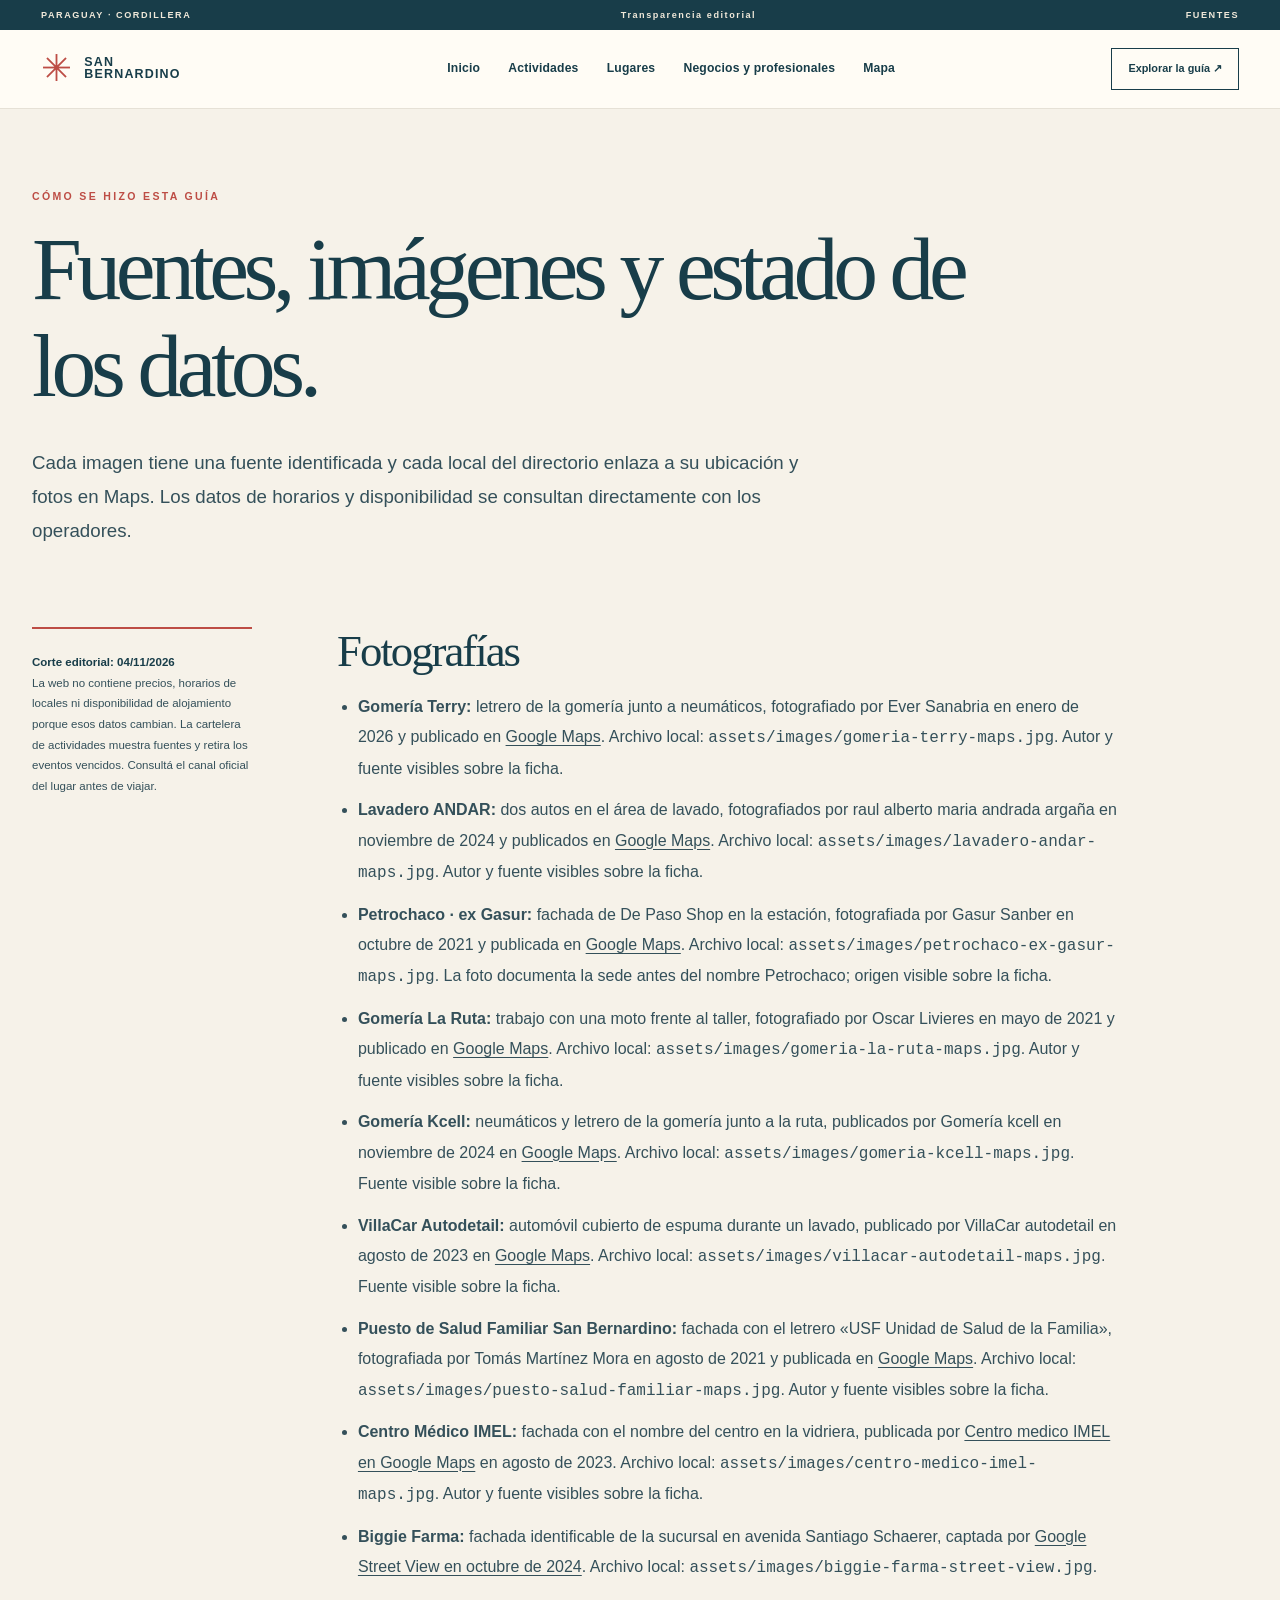
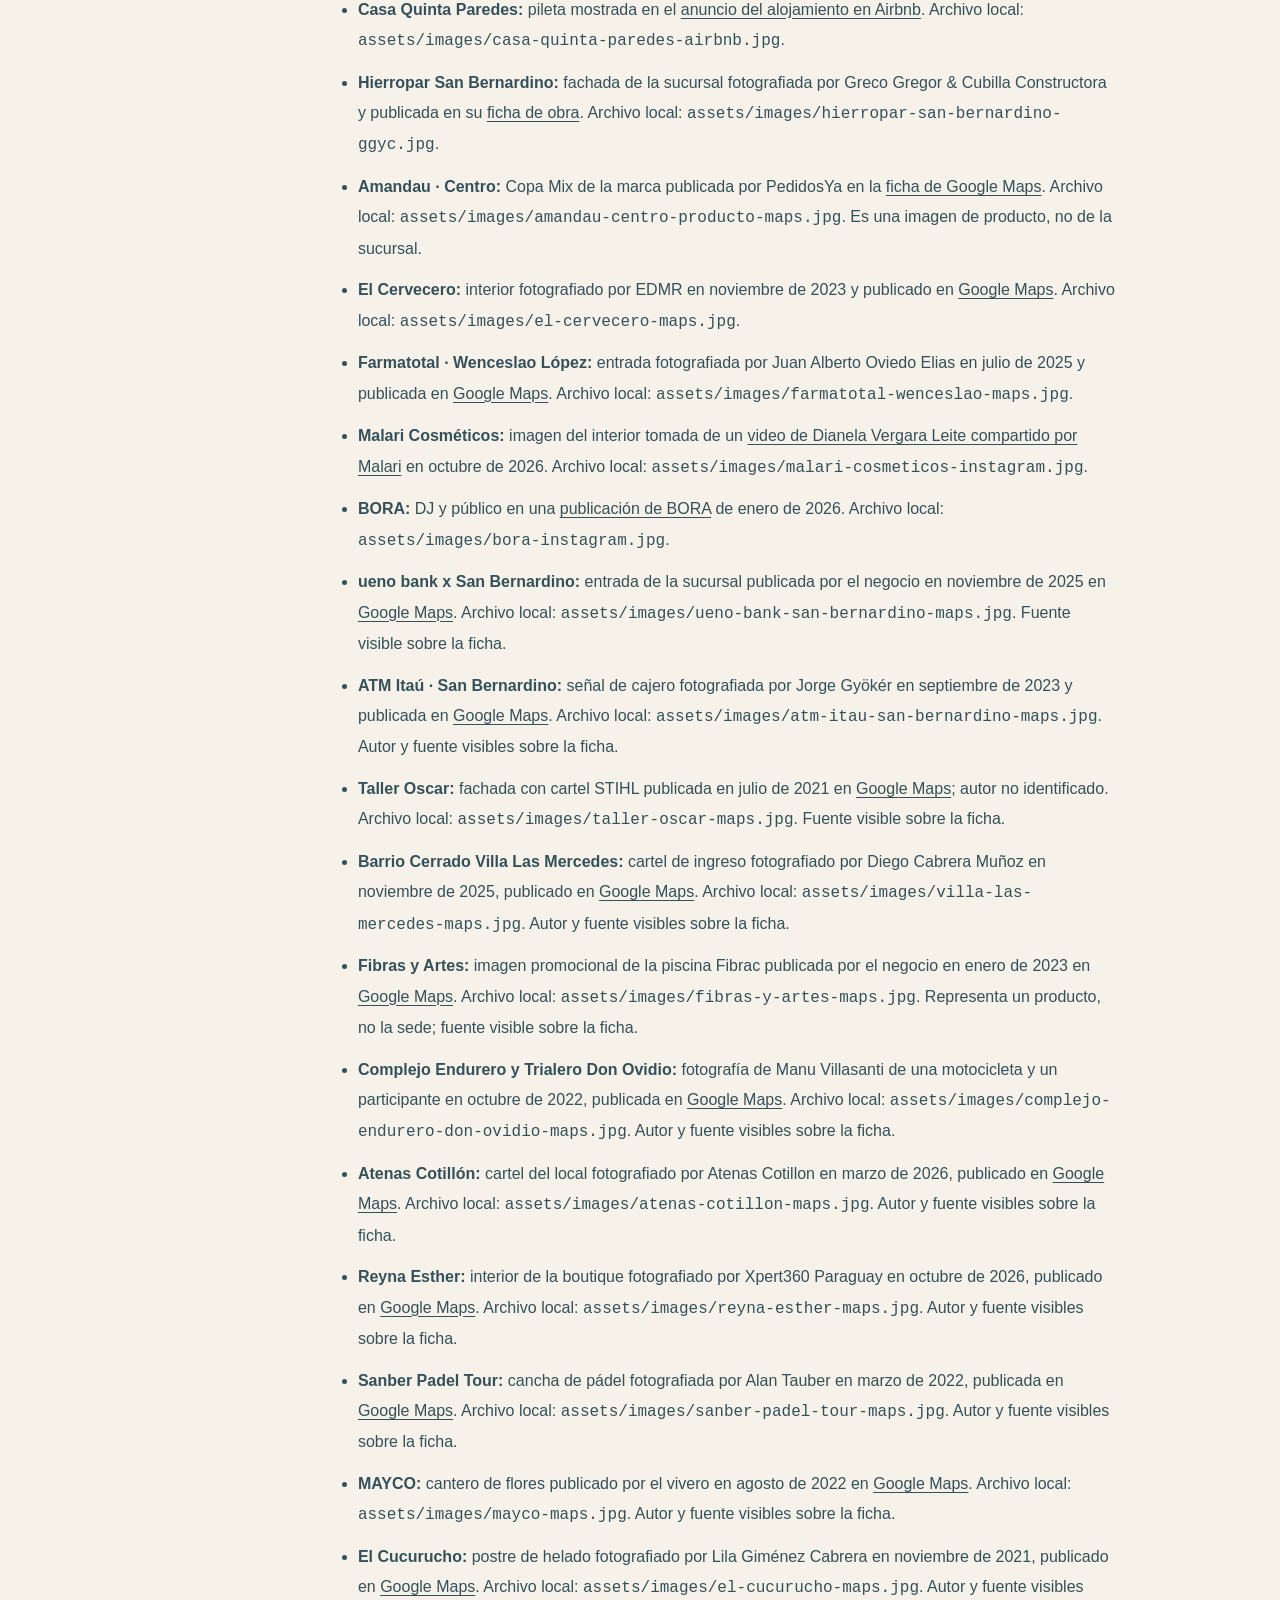
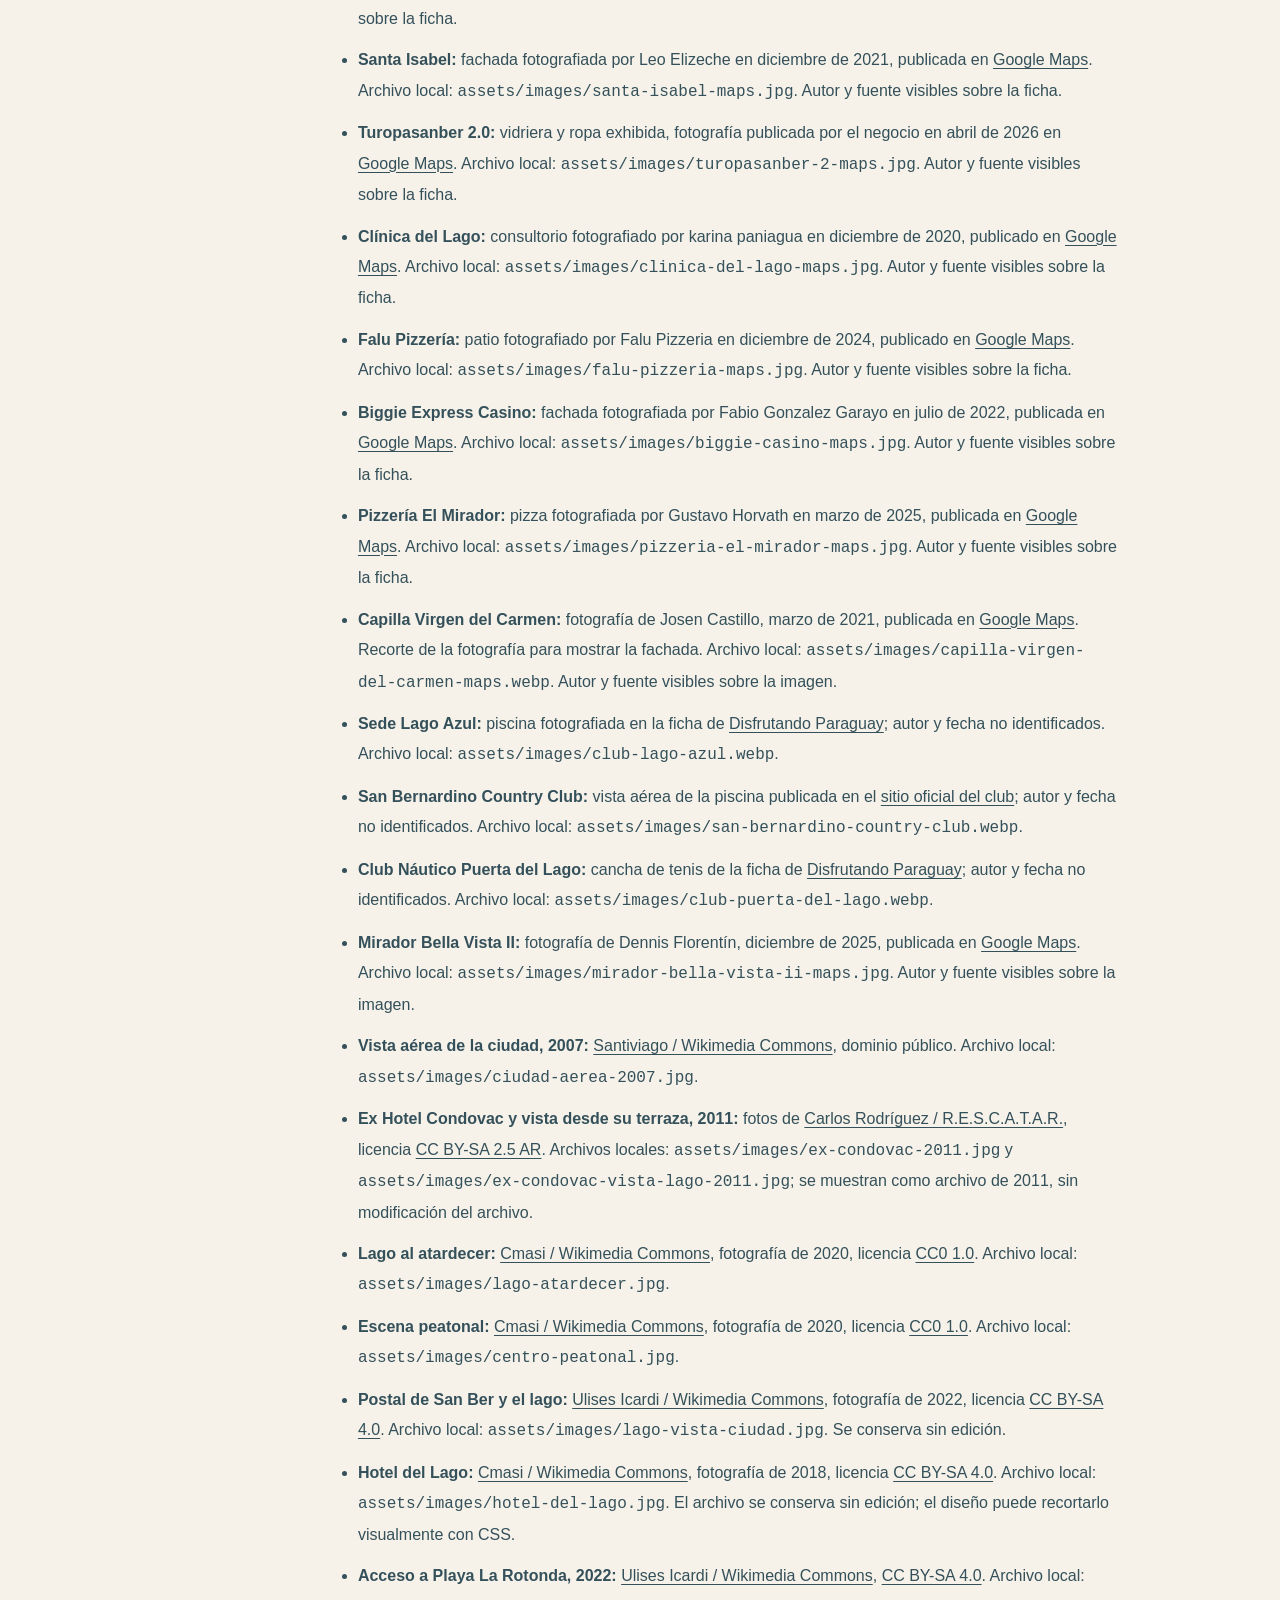
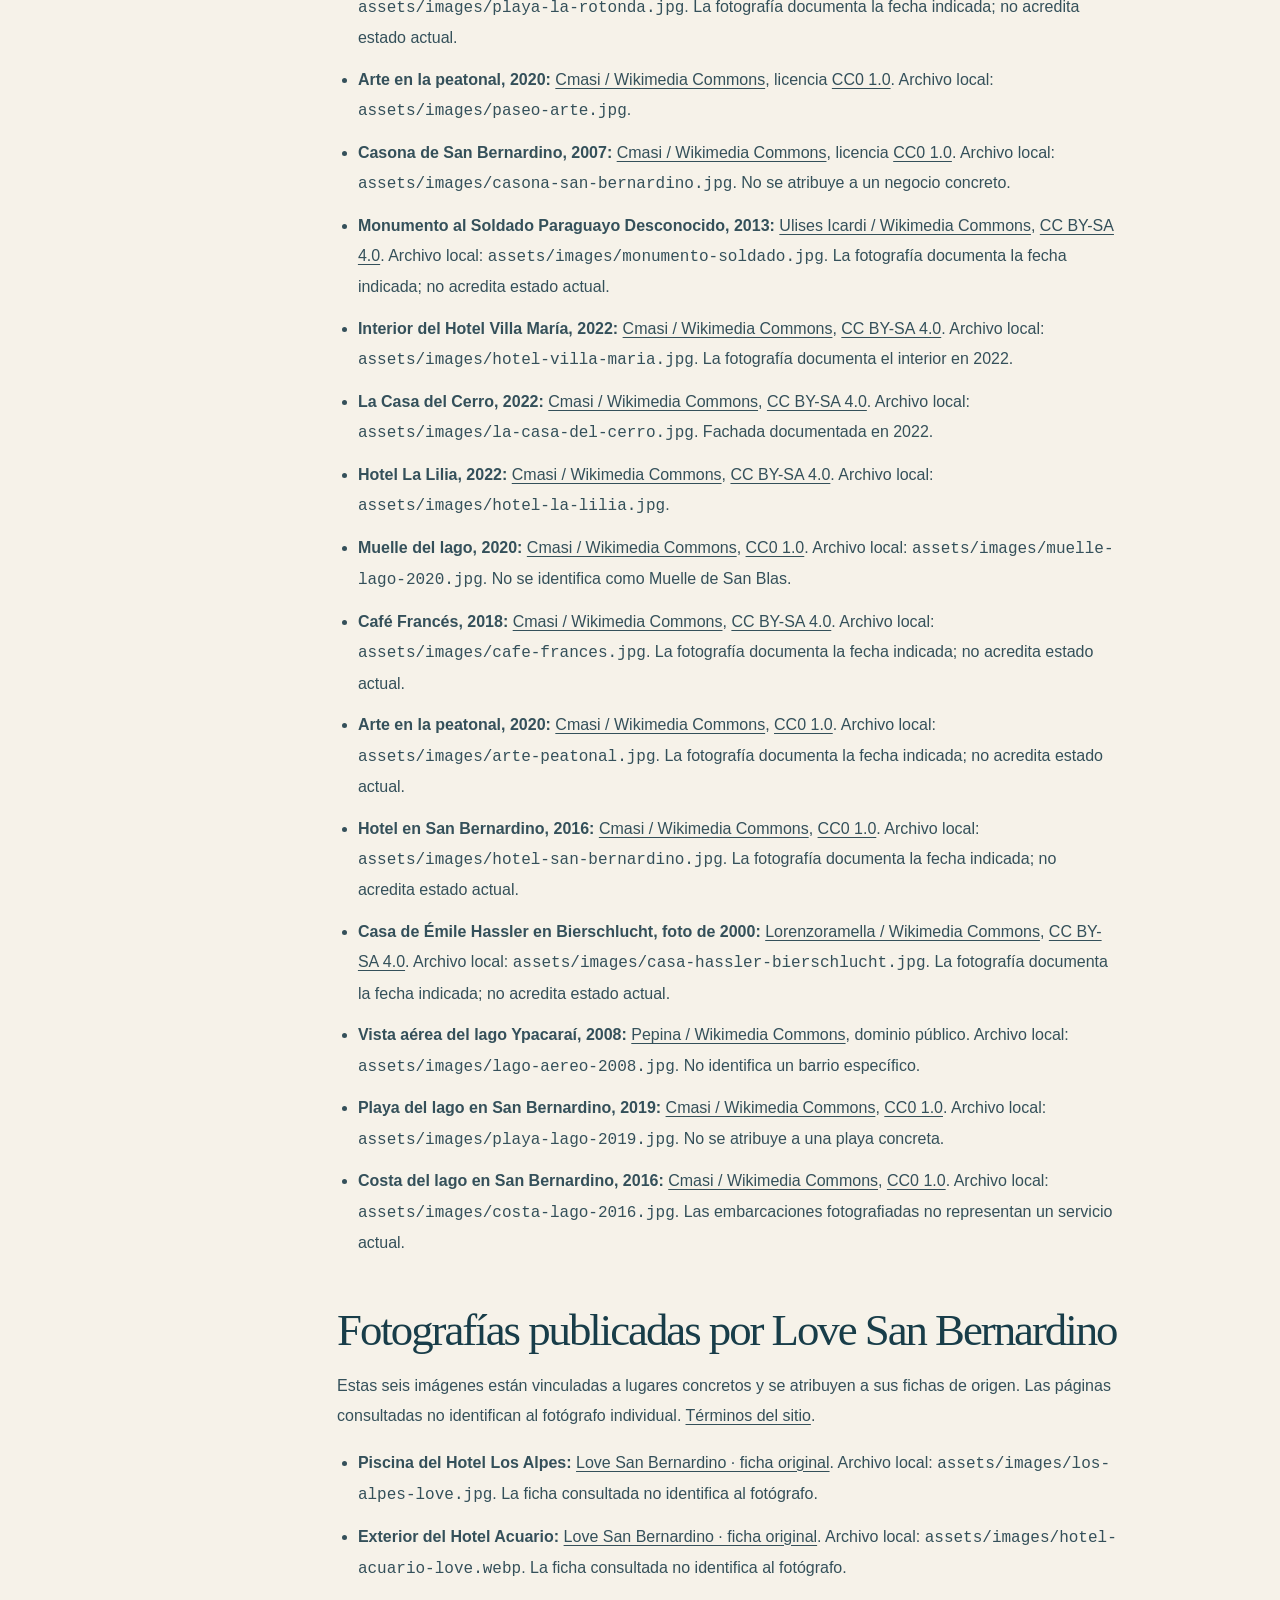
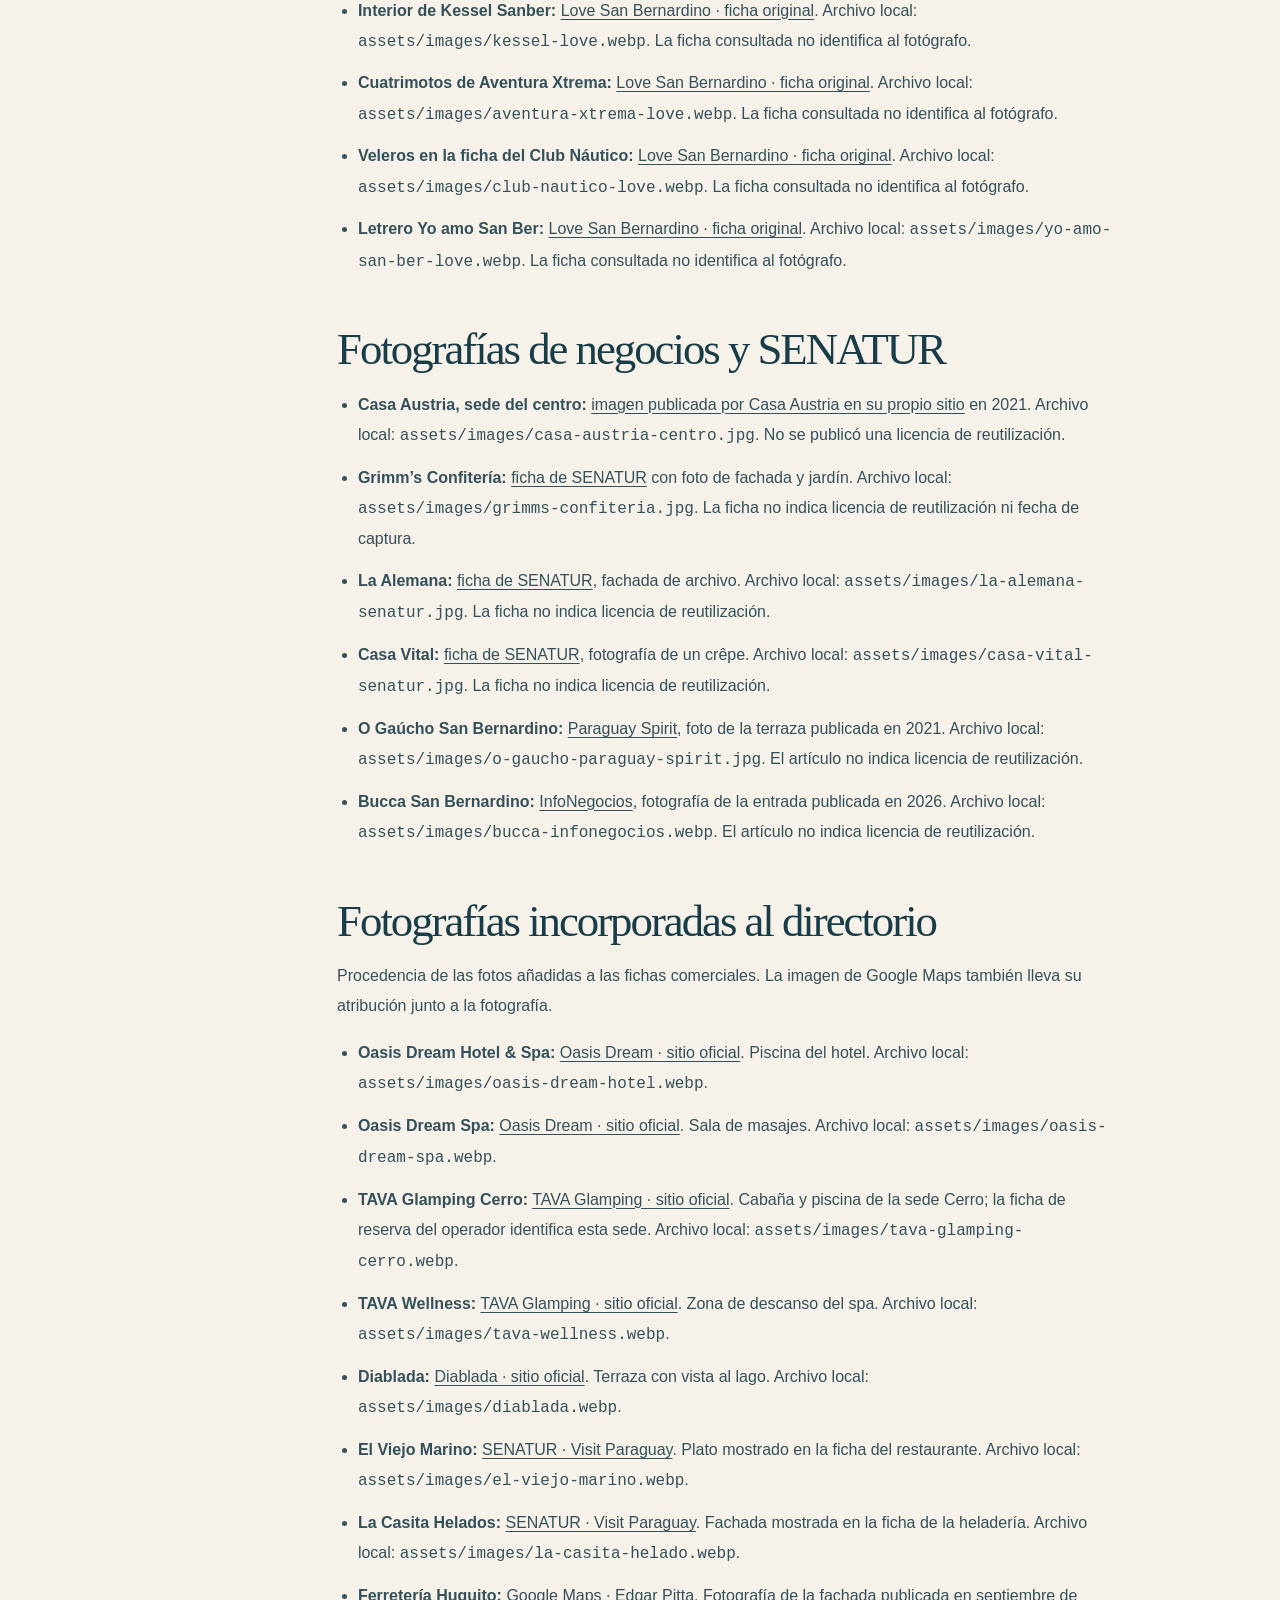
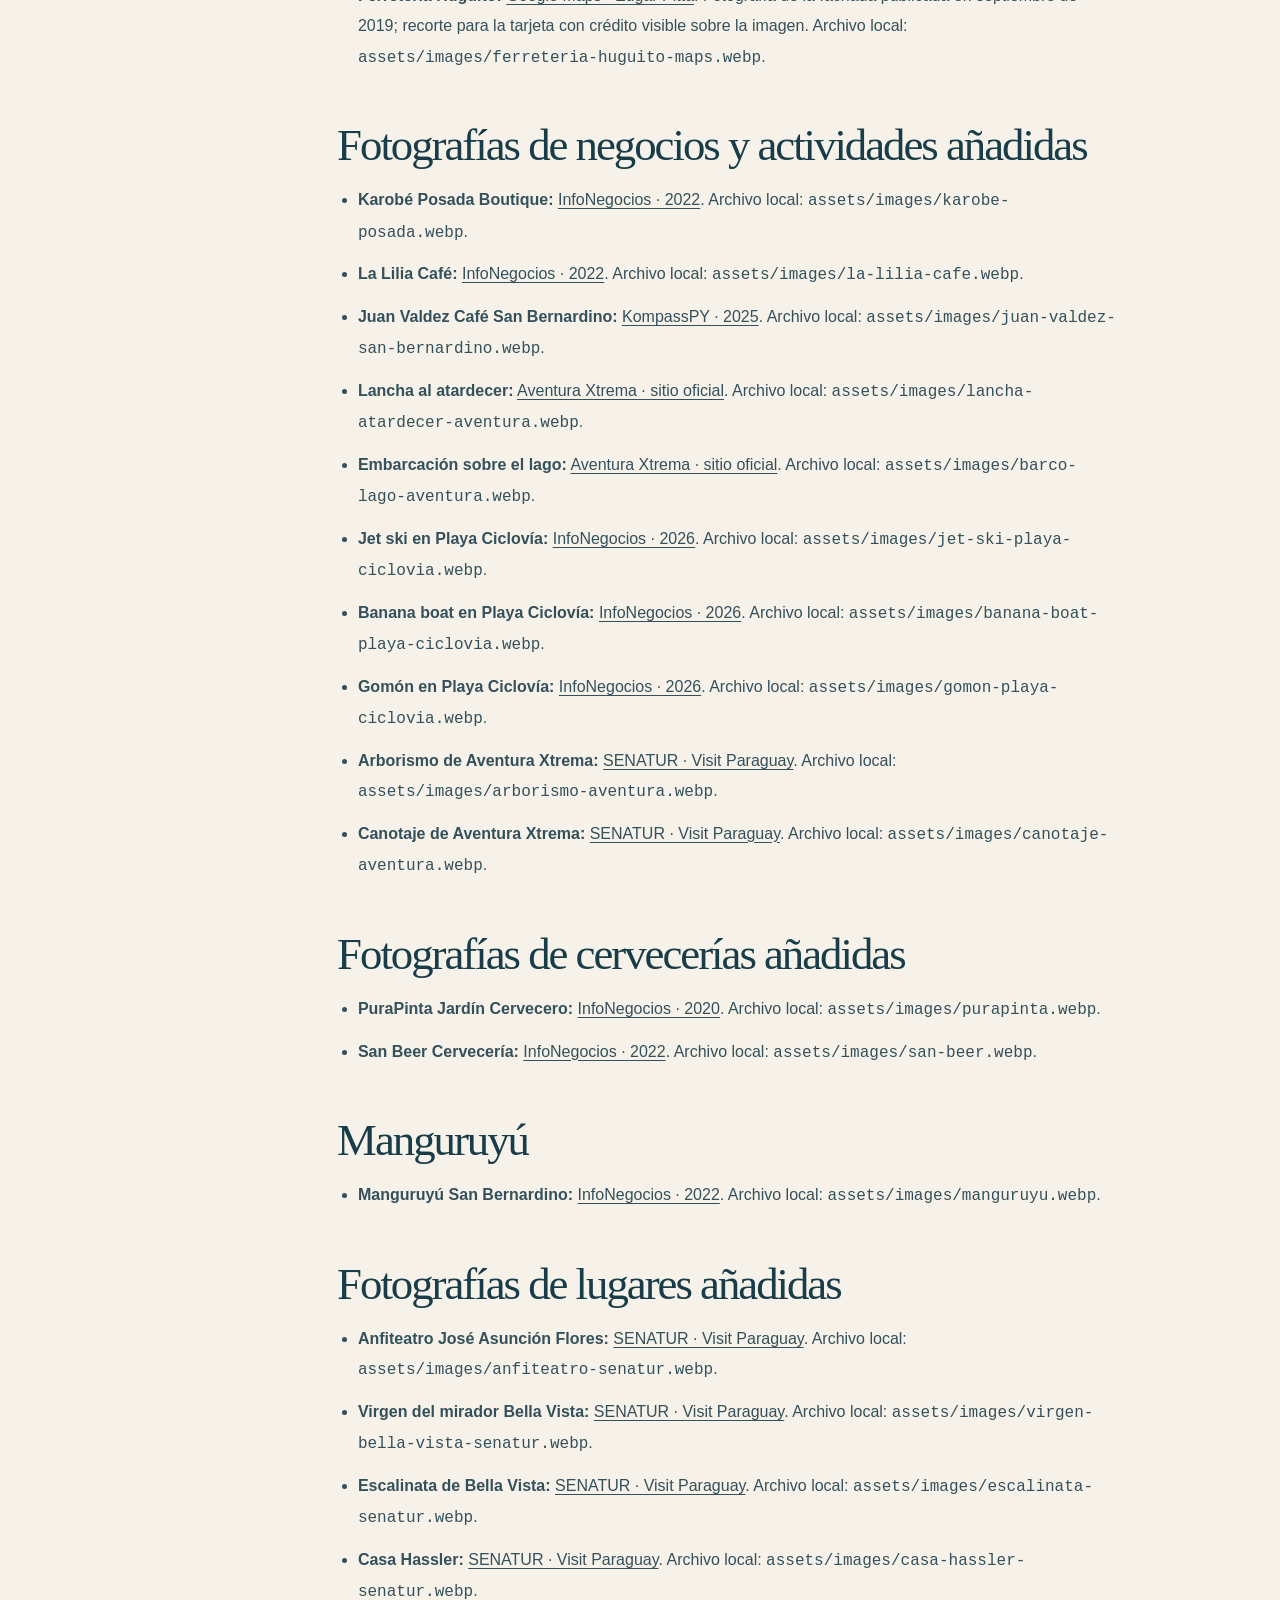
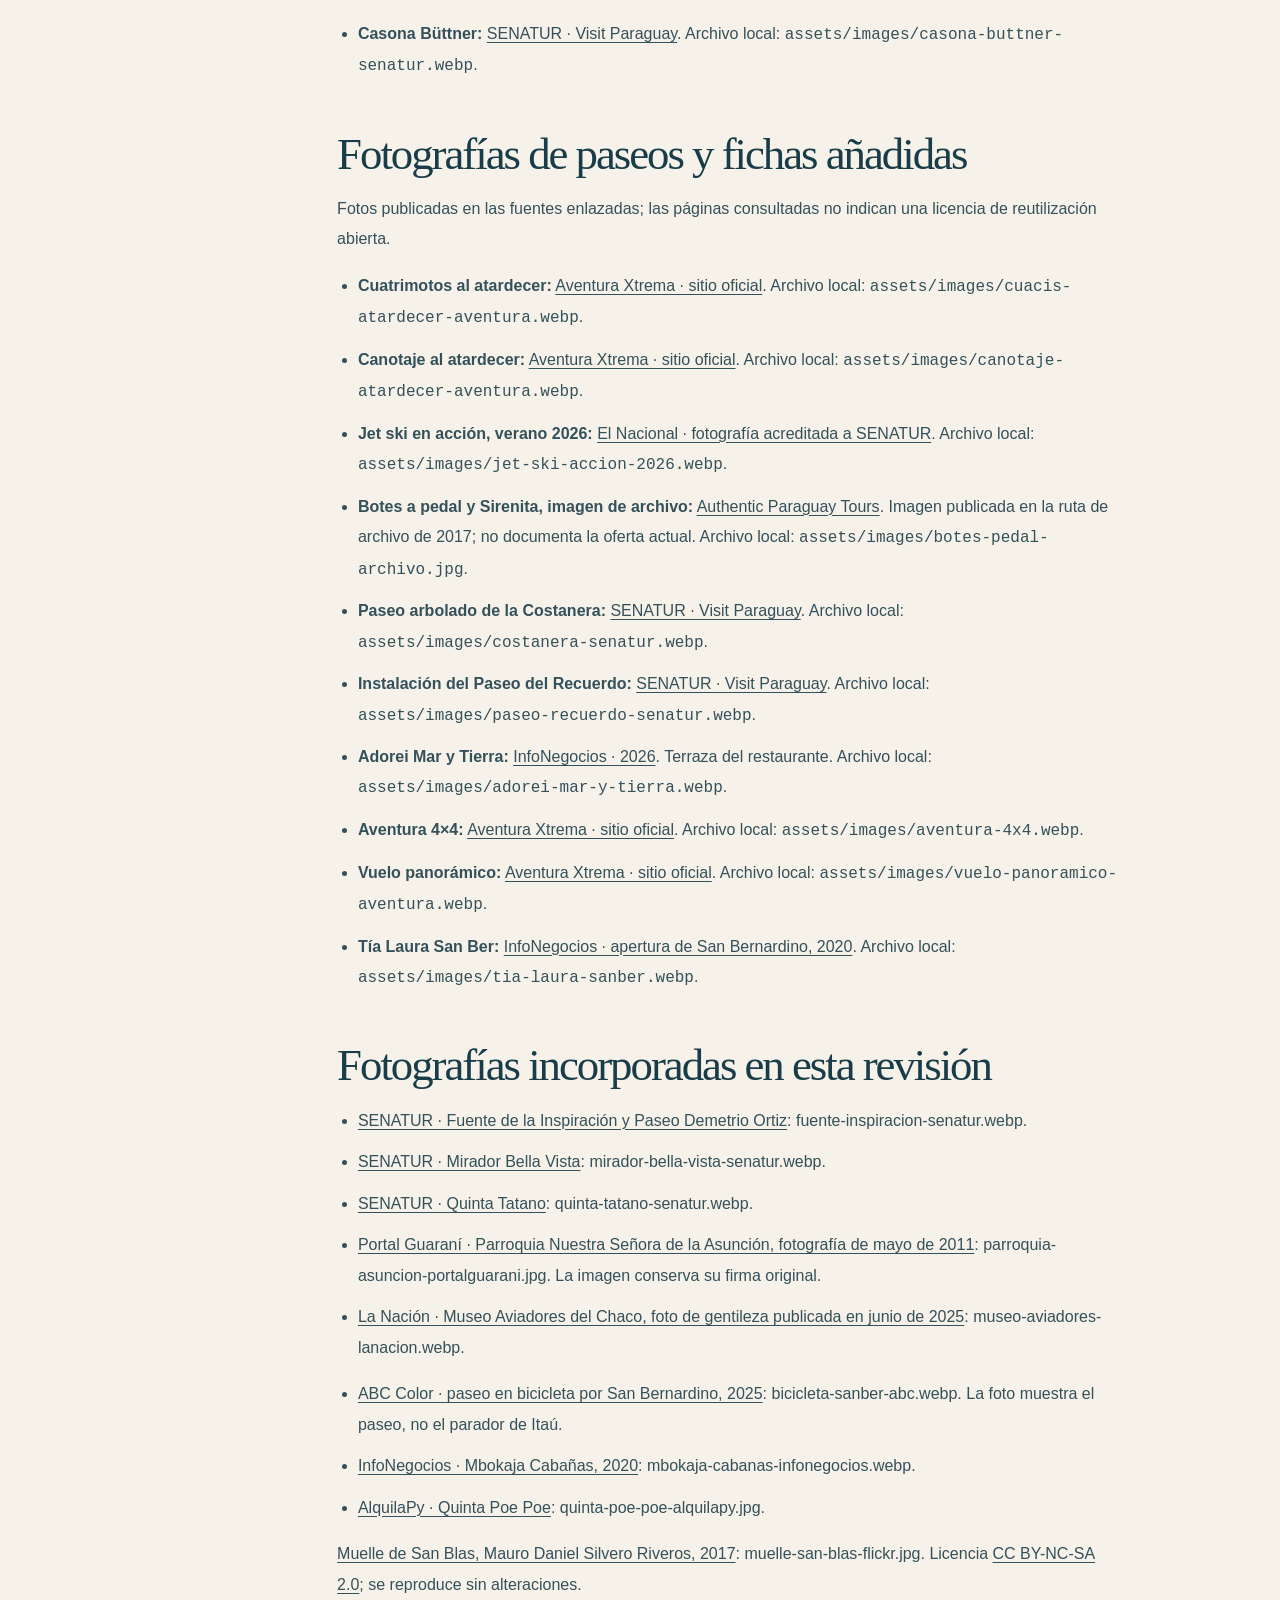
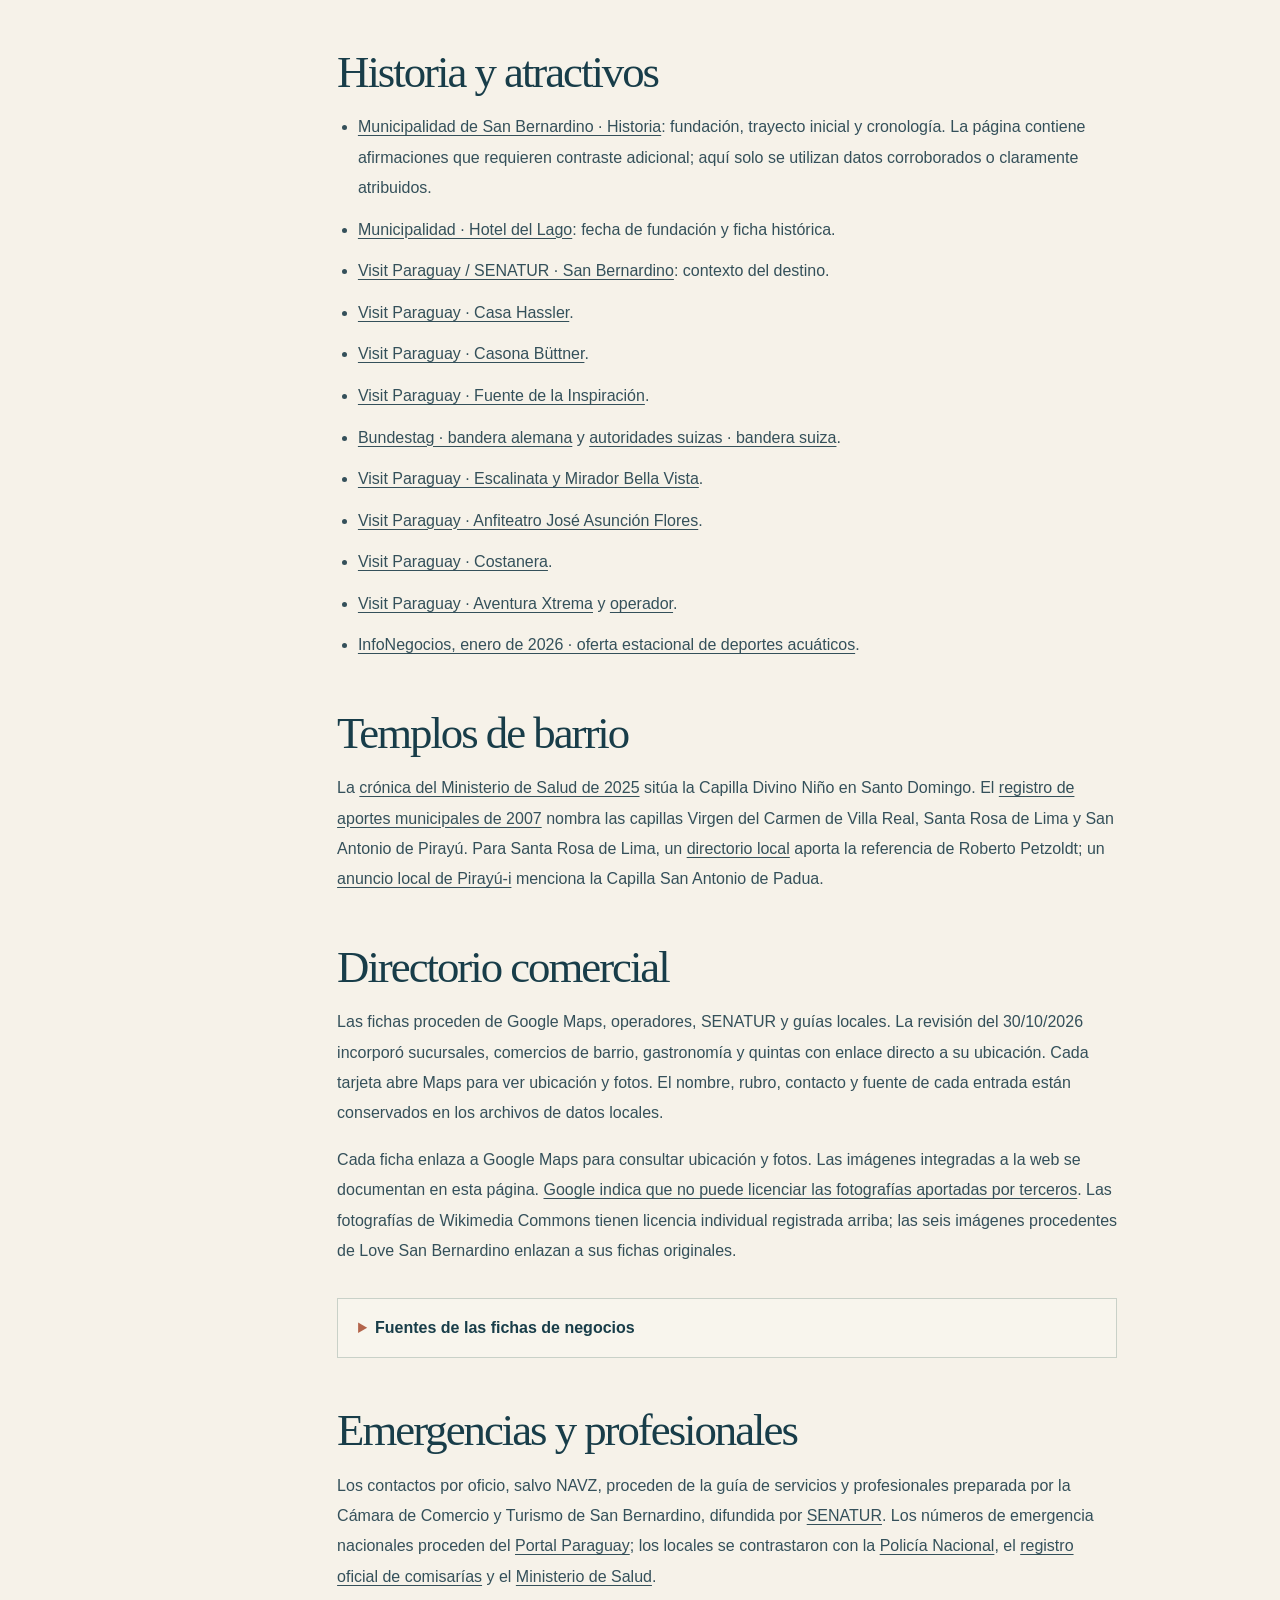
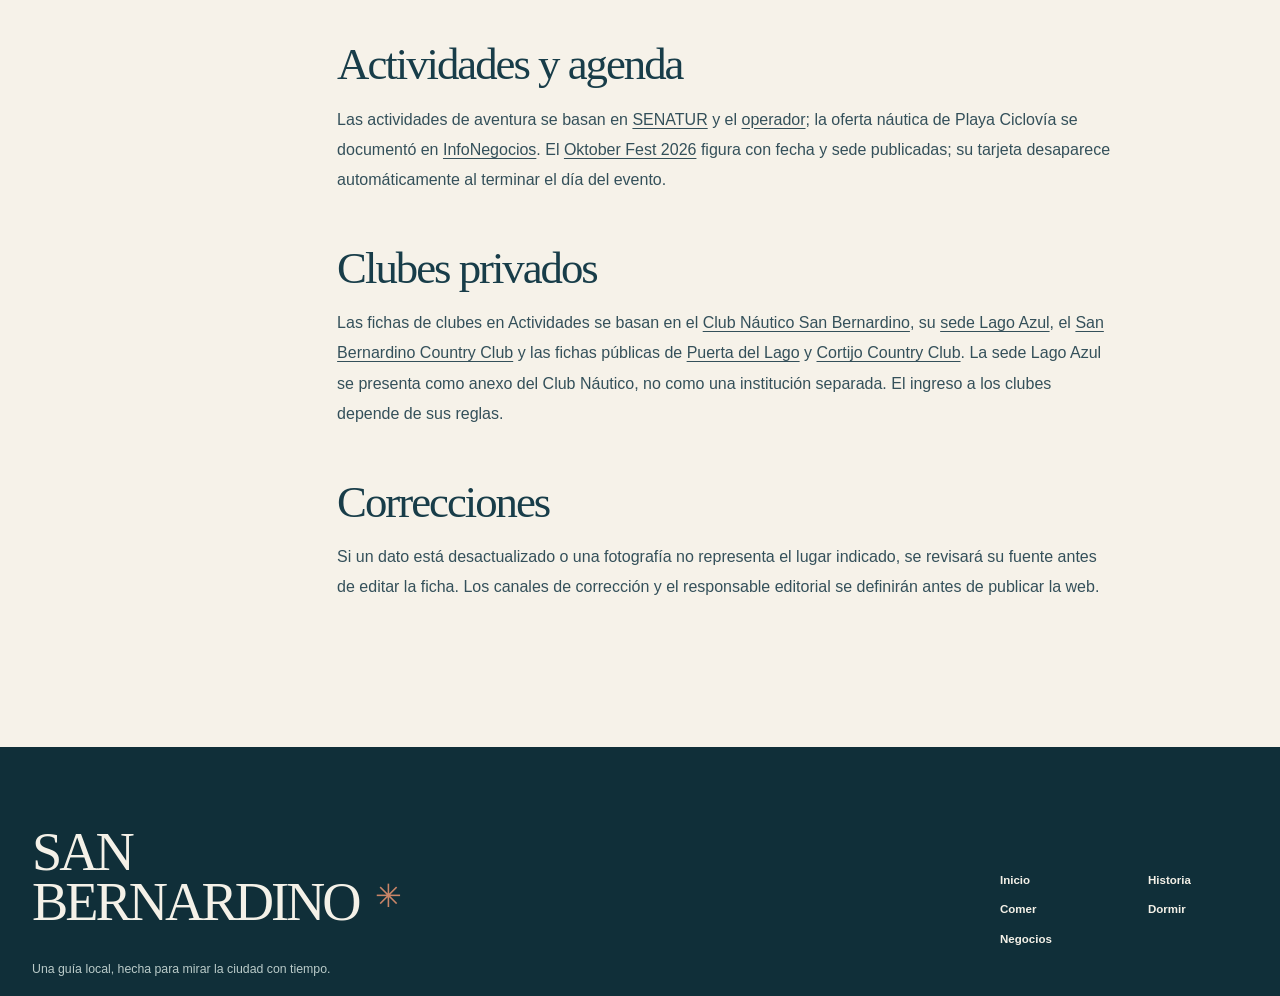
<file: creditos.html>
<!doctype html><html lang="es-PY"><head>
  <!-- Google Tag Manager -->
  <script>(function(w,d,s,l,i){w[l]=w[l]||[];w[l].push({'gtm.start':
  new Date().getTime(),event:'gtm.js'});var f=d.getElementsByTagName(s)[0],
  j=d.createElement(s),dl=l!='dataLayer'?'&l='+l:'';j.async=true;j.src=
  'https://www.googletagmanager.com/gtm.js?id='+i+dl;f.parentNode.insertBefore(j,f);
  })(window,document,'script','dataLayer','GTM-W6FRFP9K');</script>
  <!-- End Google Tag Manager --><meta charset="utf-8"><meta name="viewport" content="width=device-width, initial-scale=1"><meta name="theme-color" content="#183d49"><link rel="manifest" href="manifest.webmanifest"><link rel="icon" href="assets/icons/icon.svg" type="image/svg+xml"><link rel="apple-touch-icon" href="assets/icons/icon-180.png"><meta name="apple-mobile-web-app-capable" content="yes"><meta name="apple-mobile-web-app-title" content="San Bernardino"><script src="assets/install.js" defer></script><meta name="description" content="Fuentes de la guia local de San Bernardino, fotografias, atribuciones y criterios editoriales del directorio."><title>Fuentes y créditos · San Bernardino</title>
  <!-- seo:start -->
  <link rel="canonical" href="https://sanber.top/creditos.html">
  <meta name="robots" content="index,follow,max-image-preview:large">
  <meta property="og:type" content="website">
  <meta property="og:locale" content="es_PY">
  <meta property="og:site_name" content="San Bernardino · guía local">
  <meta property="og:title" content="Fuentes y créditos · San Bernardino">
  <meta property="og:description" content="Fuentes de la guia local de San Bernardino, fotografias, atribuciones y criterios editoriales del directorio.">
  <meta property="og:url" content="https://sanber.top/creditos.html">
  <meta property="og:image" content="https://sanber.top/assets/images/lago-atardecer.jpg">
  <meta property="og:image:width" content="1280">
  <meta property="og:image:height" content="720">
  <meta property="og:image:alt" content="Atardecer sobre el lago Ypacaraí en San Bernardino">
  <meta name="twitter:card" content="summary_large_image">
  <!-- seo:end --><link rel="stylesheet" href="assets/styles.css"><link rel="stylesheet" href="assets/v2.css"><script src="assets/app.js?v=28" defer></script><script src="assets/catalogo-ampliado.js?v=41" defer></script><script src="assets/catalogo-revision.js?v=33" defer></script><script src="assets/catalogo-rubros.js?v=35" defer></script><script src="assets/catalogo-zonas.js?v=64" defer></script><script src="assets/contactos.js?v=3" defer></script><script src="assets/negocios.js?v=128" defer></script><script src="assets/creditos-negocios.js?v=46" defer></script></head><body>
  <!-- Google Tag Manager (noscript) -->
  <noscript><iframe src="https://www.googletagmanager.com/ns.html?id=GTM-W6FRFP9K"
  height="0" width="0" style="display:none;visibility:hidden"></iframe></noscript>
  <!-- End Google Tag Manager (noscript) --><a class="skip-link" href="#contenido">Ir al contenido</a><div class="topline"><span>PARAGUAY · CORDILLERA</span><span>Transparencia editorial</span><span>FUENTES</span></div><header class="site-header"><a class="wordmark" href="index.html" aria-label="San Bernardino, volver al inicio"><span class="wordmark-star">✳</span><span>SAN<br>BERNARDINO</span></a><button class="menu-toggle" type="button" aria-expanded="false" aria-controls="main-nav"><span></span><span></span><span class="sr-only">Abrir menú</span></button><nav class="main-nav" id="main-nav" aria-label="Navegación principal"><a href="index.html">Inicio</a><a href="actividades.html">Actividades</a><a href="lugares.html">Lugares</a><a href="negocios.html">Negocios y profesionales</a><a href="mapa.html">Mapa</a></nav><a class="header-cta" href="index.html#elegir">Explorar la guía ↗</a></header><main class="content-page wrap" id="contenido"><p class="eyebrow">Cómo se hizo esta guía</p><h1>Fuentes, imágenes y estado de los datos.</h1><p class="lead">Cada imagen tiene una fuente identificada y cada local del directorio enlaza a su ubicación y fotos en Maps. Los datos de horarios y disponibilidad se consultan directamente con los operadores.</p><div class="article-grid"><aside class="article-aside"><strong>Corte editorial: 04/11/2026</strong><p>La web no contiene precios, horarios de locales ni disponibilidad de alojamiento porque esos datos cambian. La cartelera de actividades muestra fuentes y retira los eventos vencidos. Consultá el canal oficial del lugar antes de viajar.</p></aside><div class="article-body"><h2 id="lago">Fotografías</h2><ul class="source-list"><li><strong>Gomería Terry:</strong> letrero de la gomería junto a neumáticos, fotografiado por Ever Sanabria en enero de 2026 y publicado en <a href="https://www.google.com/maps?cid=12945991583256716641" target="_blank" rel="noopener noreferrer">Google Maps</a>. Archivo local: <code>assets/images/gomeria-terry-maps.jpg</code>. Autor y fuente visibles sobre la ficha.</li><li><strong>Lavadero ANDAR:</strong> dos autos en el área de lavado, fotografiados por raul alberto maria andrada argaña en noviembre de 2024 y publicados en <a href="https://www.google.com/maps?cid=7345057376894683966" target="_blank" rel="noopener noreferrer">Google Maps</a>. Archivo local: <code>assets/images/lavadero-andar-maps.jpg</code>. Autor y fuente visibles sobre la ficha.</li><li><strong>Petrochaco · ex Gasur:</strong> fachada de De Paso Shop en la estación, fotografiada por Gasur Sanber en octubre de 2021 y publicada en <a href="https://www.google.com/maps?cid=1039501923736469563" target="_blank" rel="noopener noreferrer">Google Maps</a>. Archivo local: <code>assets/images/petrochaco-ex-gasur-maps.jpg</code>. La foto documenta la sede antes del nombre Petrochaco; origen visible sobre la ficha.</li><li><strong>Gomería La Ruta:</strong> trabajo con una moto frente al taller, fotografiado por Oscar Livieres en mayo de 2021 y publicado en <a href="https://www.google.com/maps?cid=5037511479345767868" target="_blank" rel="noopener noreferrer">Google Maps</a>. Archivo local: <code>assets/images/gomeria-la-ruta-maps.jpg</code>. Autor y fuente visibles sobre la ficha.</li><li><strong>Gomería Kcell:</strong> neumáticos y letrero de la gomería junto a la ruta, publicados por Gomería kcell en noviembre de 2024 en <a href="https://www.google.com/maps?cid=14497930409382500299" target="_blank" rel="noopener noreferrer">Google Maps</a>. Archivo local: <code>assets/images/gomeria-kcell-maps.jpg</code>. Fuente visible sobre la ficha.</li><li><strong>VillaCar Autodetail:</strong> automóvil cubierto de espuma durante un lavado, publicado por VillaCar autodetail en agosto de 2023 en <a href="https://www.google.com/maps?cid=340423910989183609" target="_blank" rel="noopener noreferrer">Google Maps</a>. Archivo local: <code>assets/images/villacar-autodetail-maps.jpg</code>. Fuente visible sobre la ficha.</li><li><strong>Puesto de Salud Familiar San Bernardino:</strong> fachada con el letrero «USF Unidad de Salud de la Familia», fotografiada por Tomás Martínez Mora en agosto de 2021 y publicada en <a href="https://www.google.com/maps?cid=13630204168284794886" target="_blank" rel="noopener noreferrer">Google Maps</a>. Archivo local: <code>assets/images/puesto-salud-familiar-maps.jpg</code>. Autor y fuente visibles sobre la ficha.</li><li><strong>Centro Médico IMEL:</strong> fachada con el nombre del centro en la vidriera, publicada por <a href="https://www.google.com/maps?cid=13353887270053139553" target="_blank" rel="noopener noreferrer">Centro medico IMEL en Google Maps</a> en agosto de 2023. Archivo local: <code>assets/images/centro-medico-imel-maps.jpg</code>. Autor y fuente visibles sobre la ficha.</li><li><strong>Biggie Farma:</strong> fachada identificable de la sucursal en avenida Santiago Schaerer, captada por <a href="https://www.google.com/maps?cid=3420956358815933942" target="_blank" rel="noopener noreferrer">Google Street View en octubre de 2024</a>. Archivo local: <code>assets/images/biggie-farma-street-view.jpg</code>.</li><li><strong>Casa Quinta Paredes:</strong> pileta mostrada en el <a href="https://www.airbnb.com.py/rooms/1455755559659261226" target="_blank" rel="noopener noreferrer">anuncio del alojamiento en Airbnb</a>. Archivo local: <code>assets/images/casa-quinta-paredes-airbnb.jpg</code>.</li><li><strong>Hierropar San Bernardino:</strong> fachada de la sucursal fotografiada por Greco Gregor & Cubilla Constructora y publicada en su <a href="https://ggyc.com.py/portfolio/hierropar-sucursal-san-bernardino/" target="_blank" rel="noopener noreferrer">ficha de obra</a>. Archivo local: <code>assets/images/hierropar-san-bernardino-ggyc.jpg</code>.</li><li><strong>Amandau · Centro:</strong> Copa Mix de la marca publicada por PedidosYa en la <a href="https://www.google.com/maps?cid=12901422928985482935" target="_blank" rel="noopener noreferrer">ficha de Google Maps</a>. Archivo local: <code>assets/images/amandau-centro-producto-maps.jpg</code>. Es una imagen de producto, no de la sucursal.</li><li><strong>El Cervecero:</strong> interior fotografiado por EDMR en noviembre de 2023 y publicado en <a href="https://www.google.com/maps?cid=2882811010107106867" target="_blank" rel="noopener noreferrer">Google Maps</a>. Archivo local: <code>assets/images/el-cervecero-maps.jpg</code>.</li><li><strong>Farmatotal · Wenceslao López:</strong> entrada fotografiada por Juan Alberto Oviedo Elias en julio de 2025 y publicada en <a href="https://www.google.com/maps?cid=8857810752460085697" target="_blank" rel="noopener noreferrer">Google Maps</a>. Archivo local: <code>assets/images/farmatotal-wenceslao-maps.jpg</code>.</li><li><strong>Malari Cosméticos:</strong> imagen del interior tomada de un <a href="https://www.instagram.com/dianela_vergara_leite/reel/De5Chk0zv_l/" target="_blank" rel="noopener noreferrer">video de Dianela Vergara Leite compartido por Malari</a> en octubre de 2026. Archivo local: <code>assets/images/malari-cosmeticos-instagram.jpg</code>.</li><li><strong>BORA:</strong> DJ y público en una <a href="https://www.instagram.com/bora_sanber/p/DUHGXOFDyCL/" target="_blank" rel="noopener noreferrer">publicación de BORA</a> de enero de 2026. Archivo local: <code>assets/images/bora-instagram.jpg</code>.</li><li><strong>ueno bank x San Bernardino:</strong> entrada de la sucursal publicada por el negocio en noviembre de 2025 en <a href="https://www.google.com/maps?cid=1898060168394686712" target="_blank" rel="noopener noreferrer">Google Maps</a>. Archivo local: <code>assets/images/ueno-bank-san-bernardino-maps.jpg</code>. Fuente visible sobre la ficha.</li><li><strong>ATM Itaú · San Bernardino:</strong> señal de cajero fotografiada por Jorge Gyökér en septiembre de 2023 y publicada en <a href="https://www.google.com/maps?cid=12472334103337078069" target="_blank" rel="noopener noreferrer">Google Maps</a>. Archivo local: <code>assets/images/atm-itau-san-bernardino-maps.jpg</code>. Autor y fuente visibles sobre la ficha.</li><li><strong>Taller Oscar:</strong> fachada con cartel STIHL publicada en julio de 2021 en <a href="https://www.google.com/maps?cid=9957614792697230653" target="_blank" rel="noopener noreferrer">Google Maps</a>; autor no identificado. Archivo local: <code>assets/images/taller-oscar-maps.jpg</code>. Fuente visible sobre la ficha.</li><li><strong>Barrio Cerrado Villa Las Mercedes:</strong> cartel de ingreso fotografiado por Diego Cabrera Muñoz en noviembre de 2025, publicado en <a href="https://www.google.com/maps?cid=17873399427603429794" target="_blank" rel="noopener noreferrer">Google Maps</a>. Archivo local: <code>assets/images/villa-las-mercedes-maps.jpg</code>. Autor y fuente visibles sobre la ficha.</li><li><strong>Fibras y Artes:</strong> imagen promocional de la piscina Fibrac publicada por el negocio en enero de 2023 en <a href="https://www.google.com/maps?cid=9377793274150203920" target="_blank" rel="noopener noreferrer">Google Maps</a>. Archivo local: <code>assets/images/fibras-y-artes-maps.jpg</code>. Representa un producto, no la sede; fuente visible sobre la ficha.</li><li><strong>Complejo Endurero y Trialero Don Ovidio:</strong> fotografía de Manu Villasanti de una motocicleta y un participante en octubre de 2022, publicada en <a href="https://www.google.com/maps?cid=6588582522524404147" target="_blank" rel="noopener noreferrer">Google Maps</a>. Archivo local: <code>assets/images/complejo-endurero-don-ovidio-maps.jpg</code>. Autor y fuente visibles sobre la ficha.</li><li><strong>Atenas Cotillón:</strong> cartel del local fotografiado por Atenas Cotillon en marzo de 2026, publicado en <a href="https://www.google.com/maps?cid=10133659633913834754" target="_blank" rel="noopener noreferrer">Google Maps</a>. Archivo local: <code>assets/images/atenas-cotillon-maps.jpg</code>. Autor y fuente visibles sobre la ficha.</li><li><strong>Reyna Esther:</strong> interior de la boutique fotografiado por Xpert360 Paraguay en octubre de 2026, publicado en <a href="https://www.google.com/maps?cid=8636447318147549497" target="_blank" rel="noopener noreferrer">Google Maps</a>. Archivo local: <code>assets/images/reyna-esther-maps.jpg</code>. Autor y fuente visibles sobre la ficha.</li><li><strong>Sanber Padel Tour:</strong> cancha de pádel fotografiada por Alan Tauber en marzo de 2022, publicada en <a href="https://www.google.com/maps?cid=17281460011174082503" target="_blank" rel="noopener noreferrer">Google Maps</a>. Archivo local: <code>assets/images/sanber-padel-tour-maps.jpg</code>. Autor y fuente visibles sobre la ficha.</li><li><strong>MAYCO:</strong> cantero de flores publicado por el vivero en agosto de 2022 en <a href="https://www.google.com/maps?cid=15335235451261795394" target="_blank" rel="noopener noreferrer">Google Maps</a>. Archivo local: <code>assets/images/mayco-maps.jpg</code>. Autor y fuente visibles sobre la ficha.</li><li><strong>El Cucurucho:</strong> postre de helado fotografiado por Lila Giménez Cabrera en noviembre de 2021, publicado en <a href="https://www.google.com/maps?cid=10385690797154838337" target="_blank" rel="noopener noreferrer">Google Maps</a>. Archivo local: <code>assets/images/el-cucurucho-maps.jpg</code>. Autor y fuente visibles sobre la ficha.</li><li><strong>Santa Isabel:</strong> fachada fotografiada por Leo Elizeche en diciembre de 2021, publicada en <a href="https://www.google.com/maps?cid=13193329632094156616" target="_blank" rel="noopener noreferrer">Google Maps</a>. Archivo local: <code>assets/images/santa-isabel-maps.jpg</code>. Autor y fuente visibles sobre la ficha.</li><li><strong>Turopasanber 2.0:</strong> vidriera y ropa exhibida, fotografía publicada por el negocio en abril de 2026 en <a href="https://www.google.com/maps?cid=11392193712577112032" target="_blank" rel="noopener noreferrer">Google Maps</a>. Archivo local: <code>assets/images/turopasanber-2-maps.jpg</code>. Autor y fuente visibles sobre la ficha.</li><li><strong>Clínica del Lago:</strong> consultorio fotografiado por karina paniagua en diciembre de 2020, publicado en <a href="https://www.google.com/maps?cid=13169052587248394210" target="_blank" rel="noopener noreferrer">Google Maps</a>. Archivo local: <code>assets/images/clinica-del-lago-maps.jpg</code>. Autor y fuente visibles sobre la ficha.</li><li><strong>Falu Pizzería:</strong> patio fotografiado por Falu Pizzeria en diciembre de 2024, publicado en <a href="https://www.google.com/maps/place/Falu+Pizzeria/@-25.3033326,-57.2993142,17z/data=!3m1!4b1!4m6!3m5!1s0x945db7a6adc15ac1:0x1eaf17932da84705!8m2!3d-25.3033326!4d-57.2993142!16s%2Fg%2F11jx6w_cd1" target="_blank" rel="noopener noreferrer">Google Maps</a>. Archivo local: <code>assets/images/falu-pizzeria-maps.jpg</code>. Autor y fuente visibles sobre la ficha.</li><li><strong>Biggie Express Casino:</strong> fachada fotografiada por Fabio Gonzalez Garayo en julio de 2022, publicada en <a href="https://www.google.com/maps/place/Biggie+Express+San+Bernardino+Casino/data=!4m7!3m6!1s0x945db571faa48bf9:0x511fa3804ac73455!8m2!3d-25.3190628!4d-57.2857735!16s%2Fg%2F11mv_qw0yk" target="_blank" rel="noopener noreferrer">Google Maps</a>. Archivo local: <code>assets/images/biggie-casino-maps.jpg</code>. Autor y fuente visibles sobre la ficha.</li><li><strong>Pizzería El Mirador:</strong> pizza fotografiada por Gustavo Horvath en marzo de 2025, publicada en <a href="https://www.google.com/maps/place/Pizzer%C3%ADa+El+Mirador/data=!4m7!3m6!1s0x945dcb002543c963:0xf47cda15520a42b9!8m2!3d-25.330315!4d-57.2770314!16s%2Fg%2F11lw84bp2m" target="_blank" rel="noopener noreferrer">Google Maps</a>. Archivo local: <code>assets/images/pizzeria-el-mirador-maps.jpg</code>. Autor y fuente visibles sobre la ficha.</li><li><strong>Capilla Virgen del Carmen:</strong> fotografía de Josen Castillo, marzo de 2021, publicada en <a href="https://www.google.com/maps/place/Capilla+Virgen+del+Carmen/data=!4m6!3m5!1s0x945dcb5c32e671a9:0x250e312535cf1c42!8m2!3d-25.339993!4d-57.2413471!16s%2Fg%2F11hn7fdzt4" target="_blank" rel="noopener noreferrer">Google Maps</a>. Recorte de la fotografía para mostrar la fachada. Archivo local: <code>assets/images/capilla-virgen-del-carmen-maps.webp</code>. Autor y fuente visibles sobre la imagen.</li><li><strong>Sede Lago Azul:</strong> piscina fotografiada en la ficha de <a href="https://www.disfrutandoparaguay.com/donde-ir/deporte/clubes-sociales/lago-azul-country-club" target="_blank" rel="noopener noreferrer">Disfrutando Paraguay</a>; autor y fecha no identificados. Archivo local: <code>assets/images/club-lago-azul.webp</code>.</li><li><strong>San Bernardino Country Club:</strong> vista aérea de la piscina publicada en el <a href="https://sanbercountryclub.com.py/" target="_blank" rel="noopener noreferrer">sitio oficial del club</a>; autor y fecha no identificados. Archivo local: <code>assets/images/san-bernardino-country-club.webp</code>.</li><li><strong>Club Náutico Puerta del Lago:</strong> cancha de tenis de la ficha de <a href="https://www.disfrutandoparaguay.com/donde-ir/deporte/clubes-sociales/club-puerta-del-lago" target="_blank" rel="noopener noreferrer">Disfrutando Paraguay</a>; autor y fecha no identificados. Archivo local: <code>assets/images/club-puerta-del-lago.webp</code>.</li><li><strong>Mirador Bella Vista II:</strong> fotografía de Dennis Florentín, diciembre de 2025, publicada en <a href="https://www.google.com/maps/place/Mirador+Bella+Vista+2/data=!4m7!3m6!1s0x945db5002001b901:0xc649e23e90e08962!8m2!3d-25.3058663!4d-57.3020687!16s%2Fg%2F11x2y57bxz" target="_blank" rel="noopener noreferrer">Google Maps</a>. Archivo local: <code>assets/images/mirador-bella-vista-ii-maps.jpg</code>. Autor y fuente visibles sobre la imagen.</li><li><strong>Vista aérea de la ciudad, 2007:</strong> <a href="https://commons.wikimedia.org/wiki/File:Ciudad_de_San_Bernardino.jpg" target="_blank" rel="noopener noreferrer">Santiviago / Wikimedia Commons</a>, dominio público. Archivo local: <code>assets/images/ciudad-aerea-2007.jpg</code>.</li><li><strong>Ex Hotel Condovac y vista desde su terraza, 2011:</strong> fotos de <a href="https://rescatar.blogspot.com/2011/11/hay-verano-en-san-bernardino.html" target="_blank" rel="noopener noreferrer">Carlos Rodríguez / R.E.S.C.A.T.A.R.</a>, licencia <a href="https://creativecommons.org/licenses/by-sa/2.5/ar/" target="_blank" rel="noopener noreferrer">CC BY-SA 2.5 AR</a>. Archivos locales: <code>assets/images/ex-condovac-2011.jpg</code> y <code>assets/images/ex-condovac-vista-lago-2011.jpg</code>; se muestran como archivo de 2011, sin modificación del archivo.</li><li><strong>Lago al atardecer:</strong> <a href="https://commons.wikimedia.org/wiki/File:Sunset_at_Ypacara%C3%AD_lake_195740_HDR.jpg" target="_blank" rel="noopener noreferrer">Cmasi / Wikimedia Commons</a>, fotografía de 2020, licencia <a href="https://creativecommons.org/publicdomain/zero/1.0/" target="_blank" rel="noopener noreferrer">CC0 1.0</a>. Archivo local: <code>assets/images/lago-atardecer.jpg</code>.</li><li><strong>Escena peatonal:</strong> <a href="https://commons.wikimedia.org/wiki/File:Pedestrian_street_scene_in_San_Bernardino_193216_HDR.jpg" target="_blank" rel="noopener noreferrer">Cmasi / Wikimedia Commons</a>, fotografía de 2020, licencia <a href="https://creativecommons.org/publicdomain/zero/1.0/" target="_blank" rel="noopener noreferrer">CC0 1.0</a>. Archivo local: <code>assets/images/centro-peatonal.jpg</code>.</li><li><strong>Postal de San Ber y el lago:</strong> <a href="https://commons.wikimedia.org/wiki/File:Lago_Ypacara%C3%AD,_visto_desde_San_Bernardino.jpg" target="_blank" rel="noopener noreferrer">Ulises Icardi / Wikimedia Commons</a>, fotografía de 2022, licencia <a href="https://creativecommons.org/licenses/by-sa/4.0/" target="_blank" rel="noopener noreferrer">CC BY-SA 4.0</a>. Archivo local: <code>assets/images/lago-vista-ciudad.jpg</code>. Se conserva sin edición.</li><li><strong>Hotel del Lago:</strong> <a href="https://commons.wikimedia.org/wiki/File:Hotel_del_Lago_San_Bernardino.jpg" target="_blank" rel="noopener noreferrer">Cmasi / Wikimedia Commons</a>, fotografía de 2018, licencia <a href="https://creativecommons.org/licenses/by-sa/4.0/" target="_blank" rel="noopener noreferrer">CC BY-SA 4.0</a>. Archivo local: <code>assets/images/hotel-del-lago.jpg</code>. El archivo se conserva sin edición; el diseño puede recortarlo visualmente con CSS.</li><li><strong>Acceso a Playa La Rotonda, 2022:</strong> <a href="https://commons.wikimedia.org/wiki/File:Acceso_a_Playa_La_Rotonda_(San_Bernardino).jpg" target="_blank" rel="noopener noreferrer">Ulises Icardi / Wikimedia Commons</a>, <a href="https://creativecommons.org/licenses/by-sa/4.0/" target="_blank" rel="noopener noreferrer">CC BY-SA 4.0</a>. Archivo local: <code>assets/images/playa-la-rotonda.jpg</code>. La fotografía documenta la fecha indicada; no acredita estado actual.</li><li><strong>Arte en la peatonal, 2020:</strong> <a href="https://commons.wikimedia.org/wiki/File:Pedestrian_street_art_in_San_Bernardino_194956.jpg" target="_blank" rel="noopener noreferrer">Cmasi / Wikimedia Commons</a>, licencia <a href="https://creativecommons.org/publicdomain/zero/1.0/" target="_blank" rel="noopener noreferrer">CC0 1.0</a>. Archivo local: <code>assets/images/paseo-arte.jpg</code>.</li><li><strong>Casona de San Bernardino, 2007:</strong> <a href="https://commons.wikimedia.org/wiki/File:Manor_in_San_Bernardino-1.jpg" target="_blank" rel="noopener noreferrer">Cmasi / Wikimedia Commons</a>, licencia <a href="https://creativecommons.org/publicdomain/zero/1.0/" target="_blank" rel="noopener noreferrer">CC0 1.0</a>. Archivo local: <code>assets/images/casona-san-bernardino.jpg</code>. No se atribuye a un negocio concreto.</li><li><strong>Monumento al Soldado Paraguayo Desconocido, 2013:</strong> <a href="https://commons.wikimedia.org/wiki/File:Monumento_al_Soldado_Paraguayo_Desconocido.jpg" target="_blank" rel="noopener noreferrer">Ulises Icardi / Wikimedia Commons</a>, <a href="https://creativecommons.org/licenses/by-sa/4.0/" target="_blank" rel="noopener noreferrer">CC BY-SA 4.0</a>. Archivo local: <code>assets/images/monumento-soldado.jpg</code>. La fotografía documenta la fecha indicada; no acredita estado actual.</li><li><strong>Interior del Hotel Villa María, 2022:</strong> <a href="https://commons.wikimedia.org/wiki/File:Hotel_Villa_Maria_160116.jpg" target="_blank" rel="noopener noreferrer">Cmasi / Wikimedia Commons</a>, <a href="https://creativecommons.org/licenses/by-sa/4.0/" target="_blank" rel="noopener noreferrer">CC BY-SA 4.0</a>. Archivo local: <code>assets/images/hotel-villa-maria.jpg</code>. La fotografía documenta el interior en 2022.</li><li><strong>La Casa del Cerro, 2022:</strong> <a href="https://commons.wikimedia.org/wiki/File:La_Casa_del_Cerro_hotel.jpg" target="_blank" rel="noopener noreferrer">Cmasi / Wikimedia Commons</a>, <a href="https://creativecommons.org/licenses/by-sa/4.0/" target="_blank" rel="noopener noreferrer">CC BY-SA 4.0</a>. Archivo local: <code>assets/images/la-casa-del-cerro.jpg</code>. Fachada documentada en 2022.</li><li><strong>Hotel La Lilia, 2022:</strong> <a href="https://commons.wikimedia.org/wiki/File:Hotel_La_Lilia_164720.jpg" target="_blank" rel="noopener noreferrer">Cmasi / Wikimedia Commons</a>, <a href="https://creativecommons.org/licenses/by-sa/4.0/" target="_blank" rel="noopener noreferrer">CC BY-SA 4.0</a>. Archivo local: <code>assets/images/hotel-la-lilia.jpg</code>.</li><li><strong>Muelle del lago, 2020:</strong> <a href="https://commons.wikimedia.org/wiki/File:Lake_pier_in_San_Bernardino_200020_HDR.jpg" target="_blank" rel="noopener noreferrer">Cmasi / Wikimedia Commons</a>, <a href="https://creativecommons.org/publicdomain/zero/1.0/" target="_blank" rel="noopener noreferrer">CC0 1.0</a>. Archivo local: <code>assets/images/muelle-lago-2020.jpg</code>. No se identifica como Muelle de San Blas.</li><li><strong>Café Francés, 2018:</strong> <a href="https://commons.wikimedia.org/wiki/File:Caf%C3%A9_Franc%C3%A9s_in_San_Bernardino.jpg" target="_blank" rel="noopener noreferrer">Cmasi / Wikimedia Commons</a>, <a href="https://creativecommons.org/licenses/by-sa/4.0/" target="_blank" rel="noopener noreferrer">CC BY-SA 4.0</a>. Archivo local: <code>assets/images/cafe-frances.jpg</code>. La fotografía documenta la fecha indicada; no acredita estado actual.</li><li><strong>Arte en la peatonal, 2020:</strong> <a href="https://commons.wikimedia.org/wiki/File:Pedestrian_street_art_in_San_Bernardino_195415.jpg" target="_blank" rel="noopener noreferrer">Cmasi / Wikimedia Commons</a>, <a href="https://creativecommons.org/publicdomain/zero/1.0/" target="_blank" rel="noopener noreferrer">CC0 1.0</a>. Archivo local: <code>assets/images/arte-peatonal.jpg</code>. La fotografía documenta la fecha indicada; no acredita estado actual.</li><li><strong>Hotel en San Bernardino, 2016:</strong> <a href="https://commons.wikimedia.org/wiki/File:Hotel_in_San_Bernardino_194959.jpg" target="_blank" rel="noopener noreferrer">Cmasi / Wikimedia Commons</a>, <a href="https://creativecommons.org/publicdomain/zero/1.0/" target="_blank" rel="noopener noreferrer">CC0 1.0</a>. Archivo local: <code>assets/images/hotel-san-bernardino.jpg</code>. La fotografía documenta la fecha indicada; no acredita estado actual.</li><li><strong>Casa de Émile Hassler en Bierschlucht, foto de 2000:</strong> <a href="https://commons.wikimedia.org/wiki/File:Hassler_Bierschlucht_San_Bernardino_2000.jpg" target="_blank" rel="noopener noreferrer">Lorenzoramella / Wikimedia Commons</a>, <a href="https://creativecommons.org/licenses/by-sa/4.0/" target="_blank" rel="noopener noreferrer">CC BY-SA 4.0</a>. Archivo local: <code>assets/images/casa-hassler-bierschlucht.jpg</code>. La fotografía documenta la fecha indicada; no acredita estado actual.</li><li><strong>Vista aérea del lago Ypacaraí, 2008:</strong> <a href="https://commons.wikimedia.org/wiki/File:Ypacarai_lake_airview.jpg" target="_blank" rel="noopener noreferrer">Pepina / Wikimedia Commons</a>, dominio público. Archivo local: <code>assets/images/lago-aereo-2008.jpg</code>. No identifica un barrio específico.</li><li><strong>Playa del lago en San Bernardino, 2019:</strong> <a href="https://commons.wikimedia.org/wiki/File:Ypacara%C3%AD_lake_beach_at_sunset_195719.jpg" target="_blank" rel="noopener noreferrer">Cmasi / Wikimedia Commons</a>, <a href="https://creativecommons.org/publicdomain/zero/1.0/" target="_blank" rel="noopener noreferrer">CC0 1.0</a>. Archivo local: <code>assets/images/playa-lago-2019.jpg</code>. No se atribuye a una playa concreta.</li><li><strong>Costa del lago en San Bernardino, 2016:</strong> <a href="https://commons.wikimedia.org/wiki/File:Ypacara%C3%AD_lake_shore_in_San_Bernardino_190316.jpg" target="_blank" rel="noopener noreferrer">Cmasi / Wikimedia Commons</a>, <a href="https://creativecommons.org/publicdomain/zero/1.0/" target="_blank" rel="noopener noreferrer">CC0 1.0</a>. Archivo local: <code>assets/images/costa-lago-2016.jpg</code>. Las embarcaciones fotografiadas no representan un servicio actual.</li></ul><h2>Fotografías publicadas por Love San Bernardino</h2><p>Estas seis imágenes están vinculadas a lugares concretos y se atribuyen a sus fichas de origen. Las páginas consultadas no identifican al fotógrafo individual. <a href="https://lovesanbernardino.com/termos-uso" target="_blank" rel="noopener noreferrer">Términos del sitio</a>.</p><ul class="source-list"><li><strong>Piscina del Hotel Los Alpes:</strong> <a href="https://lovesanbernardino.com/guia-local/los-alpes-hotel" target="_blank" rel="noopener noreferrer">Love San Bernardino · ficha original</a>. Archivo local: <code>assets/images/los-alpes-love.jpg</code>. La ficha consultada no identifica al fotógrafo.</li><li><strong>Exterior del Hotel Acuario:</strong> <a href="https://lovesanbernardino.com/guia-local/hotel-acuario" target="_blank" rel="noopener noreferrer">Love San Bernardino · ficha original</a>. Archivo local: <code>assets/images/hotel-acuario-love.webp</code>. La ficha consultada no identifica al fotógrafo.</li><li><strong>Interior de Kessel Sanber:</strong> <a href="https://lovesanbernardino.com/guia-local/kessel-sanber" target="_blank" rel="noopener noreferrer">Love San Bernardino · ficha original</a>. Archivo local: <code>assets/images/kessel-love.webp</code>. La ficha consultada no identifica al fotógrafo.</li><li><strong>Cuatrimotos de Aventura Xtrema:</strong> <a href="https://lovesanbernardino.com/guia-local/aventuraxtrema-turismo-aventura" target="_blank" rel="noopener noreferrer">Love San Bernardino · ficha original</a>. Archivo local: <code>assets/images/aventura-xtrema-love.webp</code>. La ficha consultada no identifica al fotógrafo.</li><li><strong>Veleros en la ficha del Club Náutico:</strong> <a href="https://lovesanbernardino.com/guia-local/club-nautico-san-bernardino" target="_blank" rel="noopener noreferrer">Love San Bernardino · ficha original</a>. Archivo local: <code>assets/images/club-nautico-love.webp</code>. La ficha consultada no identifica al fotógrafo.</li><li><strong>Letrero Yo amo San Ber:</strong> <a href="https://lovesanbernardino.com/guia-local/lago-ypacarai" target="_blank" rel="noopener noreferrer">Love San Bernardino · ficha original</a>. Archivo local: <code>assets/images/yo-amo-san-ber-love.webp</code>. La ficha consultada no identifica al fotógrafo.</li></ul><h2>Fotografías de negocios y SENATUR</h2><ul class="source-list"><li><strong>Casa Austria, sede del centro:</strong> <a href="https://www.casaaustria.com.py/wp-content/uploads/2021/09/portada.jpg" target="_blank" rel="noopener noreferrer">imagen publicada por Casa Austria en su propio sitio</a> en 2021. Archivo local: <code>assets/images/casa-austria-centro.jpg</code>. No se publicó una licencia de reutilización.</li><li><strong>Grimm’s Confitería:</strong> <a href="https://visitparaguay.travel/establishments/grimms-confiteria" target="_blank" rel="noopener noreferrer">ficha de SENATUR</a> con foto de fachada y jardín. Archivo local: <code>assets/images/grimms-confiteria.jpg</code>. La ficha no indica licencia de reutilización ni fecha de captura.</li><li><strong>La Alemana:</strong> <a href="https://visitparaguay.travel/establishments/confiteria-la-alemana" target="_blank" rel="noopener noreferrer">ficha de SENATUR</a>, fachada de archivo. Archivo local: <code>assets/images/la-alemana-senatur.jpg</code>. La ficha no indica licencia de reutilización.</li><li><strong>Casa Vital:</strong> <a href="https://visitparaguay.travel/establishments/casa-vital-creperia-y-cafe" target="_blank" rel="noopener noreferrer">ficha de SENATUR</a>, fotografía de un crêpe. Archivo local: <code>assets/images/casa-vital-senatur.jpg</code>. La ficha no indica licencia de reutilización.</li><li><strong>O Gaúcho San Bernardino:</strong> <a href="https://paraguay-spirit.com/2021/03/08/o-gaucho-san-bernardino/" target="_blank" rel="noopener noreferrer">Paraguay Spirit</a>, foto de la terraza publicada en 2021. Archivo local: <code>assets/images/o-gaucho-paraguay-spirit.jpg</code>. El artículo no indica licencia de reutilización.</li><li><strong>Bucca San Bernardino:</strong> <a href="https://infonegocios.com.py/conosur/en-san-ber-se-sirve-un-nuevo-antojo-bucca-pastas-llega-con-menu-fresco-y-helados-artesanales" target="_blank" rel="noopener noreferrer">InfoNegocios</a>, fotografía de la entrada publicada en 2026. Archivo local: <code>assets/images/bucca-infonegocios.webp</code>. El artículo no indica licencia de reutilización.</li></ul><h2>Fotografías incorporadas al directorio</h2><p>Procedencia de las fotos añadidas a las fichas comerciales. La imagen de Google Maps también lleva su atribución junto a la fotografía.</p><ul class="source-list"><li><strong>Oasis Dream Hotel &amp; Spa:</strong> <a href="https://www.oasis-dream.com/en/" target="_blank" rel="noopener noreferrer">Oasis Dream · sitio oficial</a>. Piscina del hotel. Archivo local: <code>assets/images/oasis-dream-hotel.webp</code>.</li><li><strong>Oasis Dream Spa:</strong> <a href="https://www.oasis-dream.com/en/le-spa-oasis-dream/" target="_blank" rel="noopener noreferrer">Oasis Dream · sitio oficial</a>. Sala de masajes. Archivo local: <code>assets/images/oasis-dream-spa.webp</code>.</li><li><strong>TAVA Glamping Cerro:</strong> <a href="https://tavaglamping.com/" target="_blank" rel="noopener noreferrer">TAVA Glamping · sitio oficial</a>. Cabaña y piscina de la sede Cerro; la ficha de reserva del operador identifica esta sede. Archivo local: <code>assets/images/tava-glamping-cerro.webp</code>.</li><li><strong>TAVA Wellness:</strong> <a href="https://tavaglamping.com/wellness" target="_blank" rel="noopener noreferrer">TAVA Glamping · sitio oficial</a>. Zona de descanso del spa. Archivo local: <code>assets/images/tava-wellness.webp</code>.</li><li><strong>Diablada:</strong> <a href="https://www.diablada.com.py/" target="_blank" rel="noopener noreferrer">Diablada · sitio oficial</a>. Terraza con vista al lago. Archivo local: <code>assets/images/diablada.webp</code>.</li><li><strong>El Viejo Marino:</strong> <a href="https://visitparaguay.travel/establishments/el-viejo-marino" target="_blank" rel="noopener noreferrer">SENATUR · Visit Paraguay</a>. Plato mostrado en la ficha del restaurante. Archivo local: <code>assets/images/el-viejo-marino.webp</code>.</li><li><strong>La Casita Helados:</strong> <a href="https://visitparaguay.travel/establishments/la-casita-helado" target="_blank" rel="noopener noreferrer">SENATUR · Visit Paraguay</a>. Fachada mostrada en la ficha de la heladería. Archivo local: <code>assets/images/la-casita-helado.webp</code>.</li><li><strong>Ferretería Huguito:</strong> <a href="https://www.google.com/maps/search/?api=1&amp;query=Ferreteria%20Huguito%20San%20Bernardino%20Paraguay" target="_blank" rel="noopener noreferrer">Google Maps · Edgar Pitta</a>. Fotografía de la fachada publicada en septiembre de 2019; recorte para la tarjeta con crédito visible sobre la imagen. Archivo local: <code>assets/images/ferreteria-huguito-maps.webp</code>.</li></ul><h2>Fotografías de negocios y actividades añadidas</h2><ul class="source-list"><li><strong>Karobé Posada Boutique:</strong> <a href="https://infonegocios.com.py/infoviajes/karobe-posada-boutique-un-hospedaje-con-gastronomia-unica-en-san-bernardino-deliciosa-comida-a-lena" target="_blank" rel="noopener noreferrer">InfoNegocios · 2022</a>. Archivo local: <code>assets/images/karobe-posada.webp</code>.</li><li><strong>La Lilia Café:</strong> <a href="https://infonegocios.com.py/infogourmet/la-lilia-cafe-un-lugar-con-encanto-unico-esta-en-san-bernardino" target="_blank" rel="noopener noreferrer">InfoNegocios · 2022</a>. Archivo local: <code>assets/images/la-lilia-cafe.webp</code>.</li><li><strong>Juan Valdez Café San Bernardino:</strong> <a href="https://kompasspy.com/es/biz/juan-valdez-san-bernardino/" target="_blank" rel="noopener noreferrer">KompassPY · 2025</a>. Archivo local: <code>assets/images/juan-valdez-san-bernardino.webp</code>.</li><li><strong>Lancha al atardecer:</strong> <a href="https://www.aventuraxtrema.com.py/paseos/paseo-lancha/" target="_blank" rel="noopener noreferrer">Aventura Xtrema · sitio oficial</a>. Archivo local: <code>assets/images/lancha-atardecer-aventura.webp</code>.</li><li><strong>Embarcación sobre el lago:</strong> <a href="https://www.aventuraxtrema.com.py/paseos/paseo-lancha/" target="_blank" rel="noopener noreferrer">Aventura Xtrema · sitio oficial</a>. Archivo local: <code>assets/images/barco-lago-aventura.webp</code>.</li><li><strong>Jet ski en Playa Ciclovía:</strong> <a href="https://infonegocios.com.py/infoverano/el-boom-del-alquiler-de-jetski-y-atracciones-acuaticas-que-mueve-el-verano-en-san-bernardino" target="_blank" rel="noopener noreferrer">InfoNegocios · 2026</a>. Archivo local: <code>assets/images/jet-ski-playa-ciclovia.webp</code>.</li><li><strong>Banana boat en Playa Ciclovía:</strong> <a href="https://infonegocios.com.py/infoverano/el-boom-del-alquiler-de-jetski-y-atracciones-acuaticas-que-mueve-el-verano-en-san-bernardino" target="_blank" rel="noopener noreferrer">InfoNegocios · 2026</a>. Archivo local: <code>assets/images/banana-boat-playa-ciclovia.webp</code>.</li><li><strong>Gomón en Playa Ciclovía:</strong> <a href="https://infonegocios.com.py/infoverano/el-boom-del-alquiler-de-jetski-y-atracciones-acuaticas-que-mueve-el-verano-en-san-bernardino" target="_blank" rel="noopener noreferrer">InfoNegocios · 2026</a>. Archivo local: <code>assets/images/gomon-playa-ciclovia.webp</code>.</li><li><strong>Arborismo de Aventura Xtrema:</strong> <a href="https://visitparaguay.travel/places/aventura-xtrema" target="_blank" rel="noopener noreferrer">SENATUR · Visit Paraguay</a>. Archivo local: <code>assets/images/arborismo-aventura.webp</code>.</li><li><strong>Canotaje de Aventura Xtrema:</strong> <a href="https://visitparaguay.travel/places/aventura-xtrema" target="_blank" rel="noopener noreferrer">SENATUR · Visit Paraguay</a>. Archivo local: <code>assets/images/canotaje-aventura.webp</code>.</li></ul><h2>Fotografías de cervecerías añadidas</h2><ul class="source-list"><li><strong>PuraPinta Jardín Cervecero:</strong> <a href="https://infonegocios.com.py/infogourmet/purapinta-el-nuevo-jardin-cervecero-de-la-ciudad-del-verano-hay-que-probar-la-cream-ale" target="_blank" rel="noopener noreferrer">InfoNegocios · 2020</a>. Archivo local: <code>assets/images/purapinta.webp</code>.</li><li><strong>San Beer Cervecería:</strong> <a href="https://infonegocios.com.py/conosur/san-beer-trae-las-mejores-cervezas-artesanales-del-pais-durante-todo-el-ano-en-san-bernardino-proba-la-de-frutilla" target="_blank" rel="noopener noreferrer">InfoNegocios · 2022</a>. Archivo local: <code>assets/images/san-beer.webp</code>.</li></ul><h2>Manguruyú</h2><ul class="source-list"><li><strong>Manguruyú San Bernardino:</strong> <a href="https://infonegocios.com.py/infogourmet/manguruyu-san-bernardino-un-restaurante-tematico-en-la-playa-que-encontro-su-lugar-a-orillas-del-ypacarai" target="_blank" rel="noopener noreferrer">InfoNegocios · 2022</a>. Archivo local: <code>assets/images/manguruyu.webp</code>.</li></ul><h2>Fotografías de lugares añadidas</h2><ul class="source-list"><li><strong>Anfiteatro José Asunción Flores:</strong> <a href="https://visitparaguay.travel/places/anfiteatro-jose-asuncion-flores" target="_blank" rel="noopener noreferrer">SENATUR · Visit Paraguay</a>. Archivo local: <code>assets/images/anfiteatro-senatur.webp</code>.</li><li><strong>Virgen del mirador Bella Vista:</strong> <a href="https://visitparaguay.travel/places/escalinata-y-mirador-bella-vista" target="_blank" rel="noopener noreferrer">SENATUR · Visit Paraguay</a>. Archivo local: <code>assets/images/virgen-bella-vista-senatur.webp</code>.</li><li><strong>Escalinata de Bella Vista:</strong> <a href="https://visitparaguay.travel/places/escalinata-y-mirador-bella-vista" target="_blank" rel="noopener noreferrer">SENATUR · Visit Paraguay</a>. Archivo local: <code>assets/images/escalinata-senatur.webp</code>.</li><li><strong>Casa Hassler:</strong> <a href="https://visitparaguay.travel/places/casa-hassler-museo-y-centro-cultural" target="_blank" rel="noopener noreferrer">SENATUR · Visit Paraguay</a>. Archivo local: <code>assets/images/casa-hassler-senatur.webp</code>.</li><li><strong>Casona Büttner:</strong> <a href="https://visitparaguay.travel/places/centro-de-experiencias-turisticas-de-san-bernardino-casona-buttner" target="_blank" rel="noopener noreferrer">SENATUR · Visit Paraguay</a>. Archivo local: <code>assets/images/casona-buttner-senatur.webp</code>.</li></ul><h2>Fotografías de paseos y fichas añadidas</h2><p>Fotos publicadas en las fuentes enlazadas; las páginas consultadas no indican una licencia de reutilización abierta.</p><ul class="source-list"><li><strong>Cuatrimotos al atardecer:</strong> <a href="https://www.aventuraxtrema.com.py/paseos/atv-aventura/" target="_blank" rel="noopener noreferrer">Aventura Xtrema · sitio oficial</a>. Archivo local: <code>assets/images/cuacis-atardecer-aventura.webp</code>.</li><li><strong>Canotaje al atardecer:</strong> <a href="https://www.aventuraxtrema.com.py/paseos/canotaje/" target="_blank" rel="noopener noreferrer">Aventura Xtrema · sitio oficial</a>. Archivo local: <code>assets/images/canotaje-atardecer-aventura.webp</code>.</li><li><strong>Jet ski en acción, verano 2026:</strong> <a href="https://elnacional.com.py/economia/verano-2026-como-actividades-acuaticas-dinamizan-economia-san-bernardino-n99399" target="_blank" rel="noopener noreferrer">El Nacional · fotografía acreditada a SENATUR</a>. Archivo local: <code>assets/images/jet-ski-accion-2026.webp</code>.</li><li><strong>Botes a pedal y Sirenita, imagen de archivo:</strong> <a href="https://www.authenticparaguay.com/signature-tour-experience-paraguay/" target="_blank" rel="noopener noreferrer">Authentic Paraguay Tours</a>. Imagen publicada en la ruta de archivo de 2017; no documenta la oferta actual. Archivo local: <code>assets/images/botes-pedal-archivo.jpg</code>.</li><li><strong>Paseo arbolado de la Costanera:</strong> <a href="https://visitparaguay.travel/places/costanera-san-bernardino" target="_blank" rel="noopener noreferrer">SENATUR · Visit Paraguay</a>. Archivo local: <code>assets/images/costanera-senatur.webp</code>.</li><li><strong>Instalación del Paseo del Recuerdo:</strong> <a href="https://visitparaguay.travel/places/paseo-del-recuerdo" target="_blank" rel="noopener noreferrer">SENATUR · Visit Paraguay</a>. Archivo local: <code>assets/images/paseo-recuerdo-senatur.webp</code>.</li><li><strong>Adorei Mar y Tierra:</strong> <a href="https://infonegocios.com.py/infogourmet/gastronomia-con-identidad-y-alma-familiar-la-experiencia-adorei-mar-y-tierra-en-san-bernardino" target="_blank" rel="noopener noreferrer">InfoNegocios · 2026</a>. Terraza del restaurante. Archivo local: <code>assets/images/adorei-mar-y-tierra.webp</code>.</li><li><strong>Aventura 4×4:</strong> <a href="https://www.aventuraxtrema.com.py/paseos/aventura-4x4/" target="_blank" rel="noopener noreferrer">Aventura Xtrema · sitio oficial</a>. Archivo local: <code>assets/images/aventura-4x4.webp</code>.</li><li><strong>Vuelo panorámico:</strong> <a href="https://www.aventuraxtrema.com.py/paseos/vuelo-panoramico/" target="_blank" rel="noopener noreferrer">Aventura Xtrema · sitio oficial</a>. Archivo local: <code>assets/images/vuelo-panoramico-aventura.webp</code>.</li><li><strong>Tía Laura San Ber:</strong> <a href="https://infonegocios.com.py/infogourmet/tia-laura-delicias-es-mucho-mas-que-una-pasteleria-ahora-tambien-en-san-ber" target="_blank" rel="noopener noreferrer">InfoNegocios · apertura de San Bernardino, 2020</a>. Archivo local: <code>assets/images/tia-laura-sanber.webp</code>.</li></ul><h2>Fotografías incorporadas en esta revisión</h2><ul class="source-list"><li><a href="https://visitparaguay.travel/places/la-fuente-de-la-inspiracion" target="_blank" rel="noopener noreferrer">SENATUR · Fuente de la Inspiración y Paseo Demetrio Ortiz</a>: fuente-inspiracion-senatur.webp.</li><li><a href="https://visitparaguay.travel/places/escalinata-y-mirador-bella-vista" target="_blank" rel="noopener noreferrer">SENATUR · Mirador Bella Vista</a>: mirador-bella-vista-senatur.webp.</li><li><a href="https://visitparaguay.travel/accommodations/quinta-tatano-espacios-del-cielo-hotelero-701" target="_blank" rel="noopener noreferrer">SENATUR · Quinta Tatano</a>: quinta-tatano-senatur.webp.</li><li><a href="https://www.portalguarani.com/detalles_museos_otras_obras.php?id=16&amp;id_obras=1691&amp;id_otras=240" target="_blank" rel="noopener noreferrer">Portal Guaraní · Parroquia Nuestra Señora de la Asunción, fotografía de mayo de 2011</a>: parroquia-asuncion-portalguarani.jpg. La imagen conserva su firma original.</li><li><a href="https://www.lanacion.com.py/pais/2025/06/15/museo-aviadores-del-chaco-inauguro-su-nueva-sede-en-san-bernardino/" target="_blank" rel="noopener noreferrer">La Nación · Museo Aviadores del Chaco, foto de gentileza publicada en junio de 2025</a>: museo-aviadores-lanacion.webp.</li></ul><ul class="source-list"><li><a href="https://www.abc.com.py/sociales/2025/01/21/verano-cool-en-san-bernardino/" target="_blank" rel="noopener noreferrer">ABC Color · paseo en bicicleta por San Bernardino, 2025</a>: bicicleta-sanber-abc.webp. La foto muestra el paseo, no el parador de Itaú.</li><li><a href="https://infonegocios.com.py/default/mbokaja-cabanas-un-rincon-de-san-bernardino-que-invita-a-despejar-la-mente" target="_blank" rel="noopener noreferrer">InfoNegocios · Mbokaja Cabañas, 2020</a>: mbokaja-cabanas-infonegocios.webp.</li><li><a href="https://alquilapy.com/alquiler/quinta-poe-poe-san-bernardino/" target="_blank" rel="noopener noreferrer">AlquilaPy · Quinta Poe Poe</a>: quinta-poe-poe-alquilapy.jpg.</li></ul><p><a href="https://www.flickr.com/photos/145320721@N02/34960046624" target="_blank" rel="noopener noreferrer">Muelle de San Blas, Mauro Daniel Silvero Riveros, 2017</a>: muelle-san-blas-flickr.jpg. Licencia <a href="https://creativecommons.org/licenses/by-nc-sa/2.0/" target="_blank" rel="noopener noreferrer">CC BY-NC-SA 2.0</a>; se reproduce sin alteraciones.</p><h2>Historia y atractivos</h2><ul class="source-list"><li><a href="https://sanbernardino.gov.py/project/historia-de-san-bernardino/" target="_blank" rel="noopener noreferrer">Municipalidad de San Bernardino · Historia</a>: fundación, trayecto inicial y cronología. La página contiene afirmaciones que requieren contraste adicional; aquí solo se utilizan datos corroborados o claramente atribuidos.</li><li><a href="https://sanbernardino.gov.py/hotel-del-lago/" target="_blank" rel="noopener noreferrer">Municipalidad · Hotel del Lago</a>: fecha de fundación y ficha histórica.</li><li><a href="https://visitparaguay.travel/city/san-bernardino" target="_blank" rel="noopener noreferrer">Visit Paraguay / SENATUR · San Bernardino</a>: contexto del destino.</li><li><a href="https://visitparaguay.travel/places/casa-hassler-museo-y-centro-cultural" target="_blank" rel="noopener noreferrer">Visit Paraguay · Casa Hassler</a>.</li><li><a href="https://visitparaguay.travel/places/centro-de-experiencias-turisticas-de-san-bernardino-casona-buttner" target="_blank" rel="noopener noreferrer">Visit Paraguay · Casona Büttner</a>.</li><li><a href="https://visitparaguay.travel/places/la-fuente-de-la-inspiracion" target="_blank" rel="noopener noreferrer">Visit Paraguay · Fuente de la Inspiración</a>.</li><li><a href="https://www.bundestag.de/parlament/symbole/flagge/flagge-199334" target="_blank" rel="noopener noreferrer">Bundestag · bandera alemana</a> y <a href="https://www.aboutswitzerland.eda.admin.ch/en/swiss-flag" target="_blank" rel="noopener noreferrer">autoridades suizas · bandera suiza</a>.</li><li><a href="https://visitparaguay.travel/places/escalinata-y-mirador-bella-vista" target="_blank" rel="noopener noreferrer">Visit Paraguay · Escalinata y Mirador Bella Vista</a>.</li><li><a href="https://visitparaguay.travel/places/anfiteatro-jose-asuncion-flores" target="_blank" rel="noopener noreferrer">Visit Paraguay · Anfiteatro José Asunción Flores</a>.</li><li><a href="https://visitparaguay.travel/places/costanera-san-bernardino" target="_blank" rel="noopener noreferrer">Visit Paraguay · Costanera</a>.</li><li><a href="https://visitparaguay.travel/places/aventura-xtrema" target="_blank" rel="noopener noreferrer">Visit Paraguay · Aventura Xtrema</a> y <a href="https://aventuraxtrema.com.py/" target="_blank" rel="noopener noreferrer">operador</a>.</li><li><a href="https://infonegocios.com.py/infoverano/el-boom-del-alquiler-de-jetski-y-atracciones-acuaticas-que-mueve-el-verano-en-san-bernardino" target="_blank" rel="noopener noreferrer">InfoNegocios, enero de 2026 · oferta estacional de deportes acuáticos</a>.</li></ul><h2>Templos de barrio</h2><p>La <a href="https://www.mspbs.gov.py/portal/32589/clinica-movil-realizo-jornada-de-atencion-medica-en-san-bernardino.html" target="_blank" rel="noopener noreferrer">crónica del Ministerio de Salud de 2025</a> sitúa la Capilla Divino Niño en Santo Domingo. El <a href="https://www.contraloria.gov.py/index.php/categorias-de-archivos/category/3471-san-bernardino?download=393%3Amunicipalidad-de-san-bernardino-2007-agosto" target="_blank" rel="noopener noreferrer">registro de aportes municipales de 2007</a> nombra las capillas Virgen del Carmen de Villa Real, Santa Rosa de Lima y San Antonio de Pirayú. Para Santa Rosa de Lima, un <a href="https://lv.cybo.com/PY/san-bernardino/reli%C4%A3ija" target="_blank" rel="noopener noreferrer">directorio local</a> aporta la referencia de Roberto Petzoldt; un <a href="https://clasipar.paraguay.com/inmuebles/terrenos/vendo-amplio-terreno-en-san-bernardino-pirayui-2525422" target="_blank" rel="noopener noreferrer">anuncio local de Pirayú-i</a> menciona la Capilla San Antonio de Padua.</p><h2>Directorio comercial</h2><p>Las fichas proceden de Google Maps, operadores, SENATUR y guías locales. La revisión del 30/10/2026 incorporó sucursales, comercios de barrio, gastronomía y quintas con enlace directo a su ubicación. Cada tarjeta abre Maps para ver ubicación y fotos. El nombre, rubro, contacto y fuente de cada entrada están conservados en los archivos de datos locales.</p><p>Cada ficha enlaza a Google Maps para consultar ubicación y fotos. Las imágenes integradas a la web se documentan en esta página. <a href="https://about.google/brand-resource-center/guidance/" target="_blank" rel="noopener noreferrer">Google indica que no puede licenciar las fotografías aportadas por terceros</a>. Las fotografías de Wikimedia Commons tienen licencia individual registrada arriba; las seis imágenes procedentes de Love San Bernardino enlazan a sus fichas originales.</p><details class="source-detail"><summary>Fuentes de las fichas de negocios</summary><p>Cada entrada enlaza a la fuente consultada y a su búsqueda o ficha de Google Maps. Las fotos locales muestran su autor y fuente en cada entrada y sobre la fotografía de la ficha.</p><ol class="source-list" id="business-source-list"></ol></details><h2>Emergencias y profesionales</h2><p>Los contactos por oficio, salvo NAVZ, proceden de la guía de servicios y profesionales preparada por la Cámara de Comercio y Turismo de San Bernardino, difundida por <a href="https://senatur.gov.py/noticias/presentamos-la-guia-de-servicios-y-profesionales-de-san-bernardino/" target="_blank" rel="noopener noreferrer">SENATUR</a>. Los números de emergencia nacionales proceden del <a href="https://www.paraguay.gov.py/oee/mitic" target="_blank" rel="noopener noreferrer">Portal Paraguay</a>; los locales se contrastaron con la <a href="https://policianacional.gov.py/direccion-policia-cordillera/" target="_blank" rel="noopener noreferrer">Policía Nacional</a>, el <a href="https://informacionpublica.paraguay.gov.py/public/2024/1729108810_1_RESPUESTADIRECCIONES-SOLICITUDID86420.pdf" target="_blank" rel="noopener noreferrer">registro oficial de comisarías</a> y el <a href="https://www.mspbs.gov.py/dependencias/portal/adjunto/4a90e5-DIRECTORIOSaludMental.pdf" target="_blank" rel="noopener noreferrer">Ministerio de Salud</a>.</p><h2>Actividades y agenda</h2><p>Las actividades de aventura se basan en <a href="https://visitparaguay.travel/places/aventura-xtrema" target="_blank" rel="noopener noreferrer">SENATUR</a> y el <a href="https://aventuraxtrema.com.py/" target="_blank" rel="noopener noreferrer">operador</a>; la oferta náutica de Playa Ciclovía se documentó en <a href="https://infonegocios.com.py/infoverano/el-boom-del-alquiler-de-jetski-y-atracciones-acuaticas-que-mueve-el-verano-en-san-bernardino" target="_blank" rel="noopener noreferrer">InfoNegocios</a>. El <a href="https://viaparaguay.com/es/eventos/san-bernardino/oktober-fest-san-bernardino-2026-10-31" target="_blank" rel="noopener noreferrer">Oktober Fest 2026</a> figura con fecha y sede publicadas; su tarjeta desaparece automáticamente al terminar el día del evento.</p><h2>Clubes privados</h2><p>Las fichas de clubes en Actividades se basan en el <a href="https://cnsb.org.py/" target="_blank" rel="noopener noreferrer">Club Náutico San Bernardino</a>, su <a href="https://cnsb.org.py/sociales/" target="_blank" rel="noopener noreferrer">sede Lago Azul</a>, el <a href="https://sanbercountryclub.com.py/" target="_blank" rel="noopener noreferrer">San Bernardino Country Club</a> y las fichas públicas de <a href="https://www.disfrutandoparaguay.com/donde-ir-Paraguay/deporte/clubes-sociales/club-puerta-del-lago" target="_blank" rel="noopener noreferrer">Puerta del Lago</a> y <a href="https://www.disfrutandoparaguay.com/donde-ir/deporte/clubes-sociales/cortijo-country-club" target="_blank" rel="noopener noreferrer">Cortijo Country Club</a>. La sede Lago Azul se presenta como anexo del Club Náutico, no como una institución separada. El ingreso a los clubes depende de sus reglas.</p><h2>Correcciones</h2><p>Si un dato está desactualizado o una fotografía no representa el lugar indicado, se revisará su fuente antes de editar la ficha. Los canales de corrección y el responsable editorial se definirán antes de publicar la web.</p></div></div></main><footer class="site-footer"><div class="wrap footer-main"><div><span class="footer-mark">SAN<br>BERNARDINO<span class="asterisk">✳</span></span><p>Una guía local, hecha para mirar la ciudad con tiempo.</p></div><div class="footer-links"><a href="index.html">Inicio</a><a href="historia.html">Historia</a><a href="negocios.html?rubro=comer">Comer</a><a href="negocios.html?rubro=dormir">Dormir</a><a href="negocios.html">Negocios</a></div></div><div class="wrap footer-bottom"><span>© <span id="year">2026</span> · San Bernardino, Paraguay</span><div class="signature"><span>Creado por <strong>NAVZ</strong> · <a href="tel:+595972995557">+595 972 995 557</a></span><span>Impulsado por: <strong>Oiko San Ber</strong></span></div></div></footer></body></html>
</file>
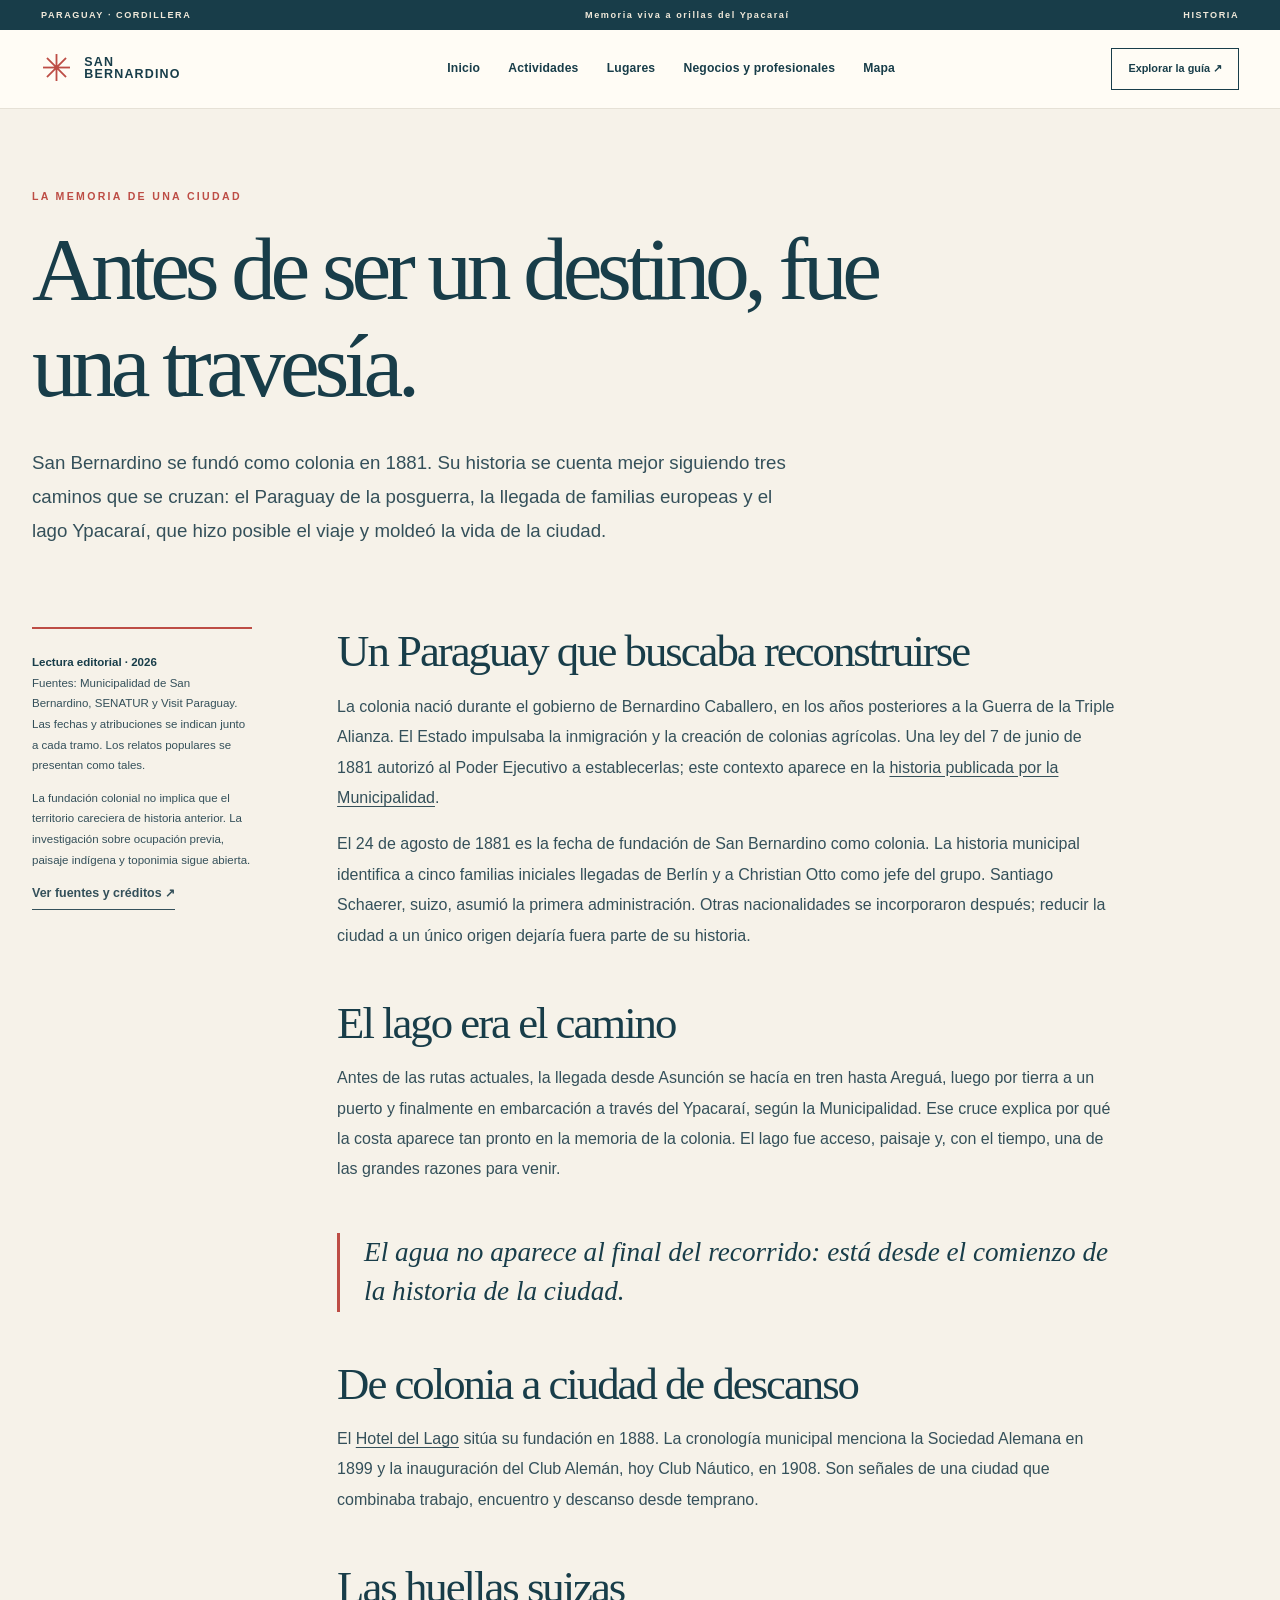
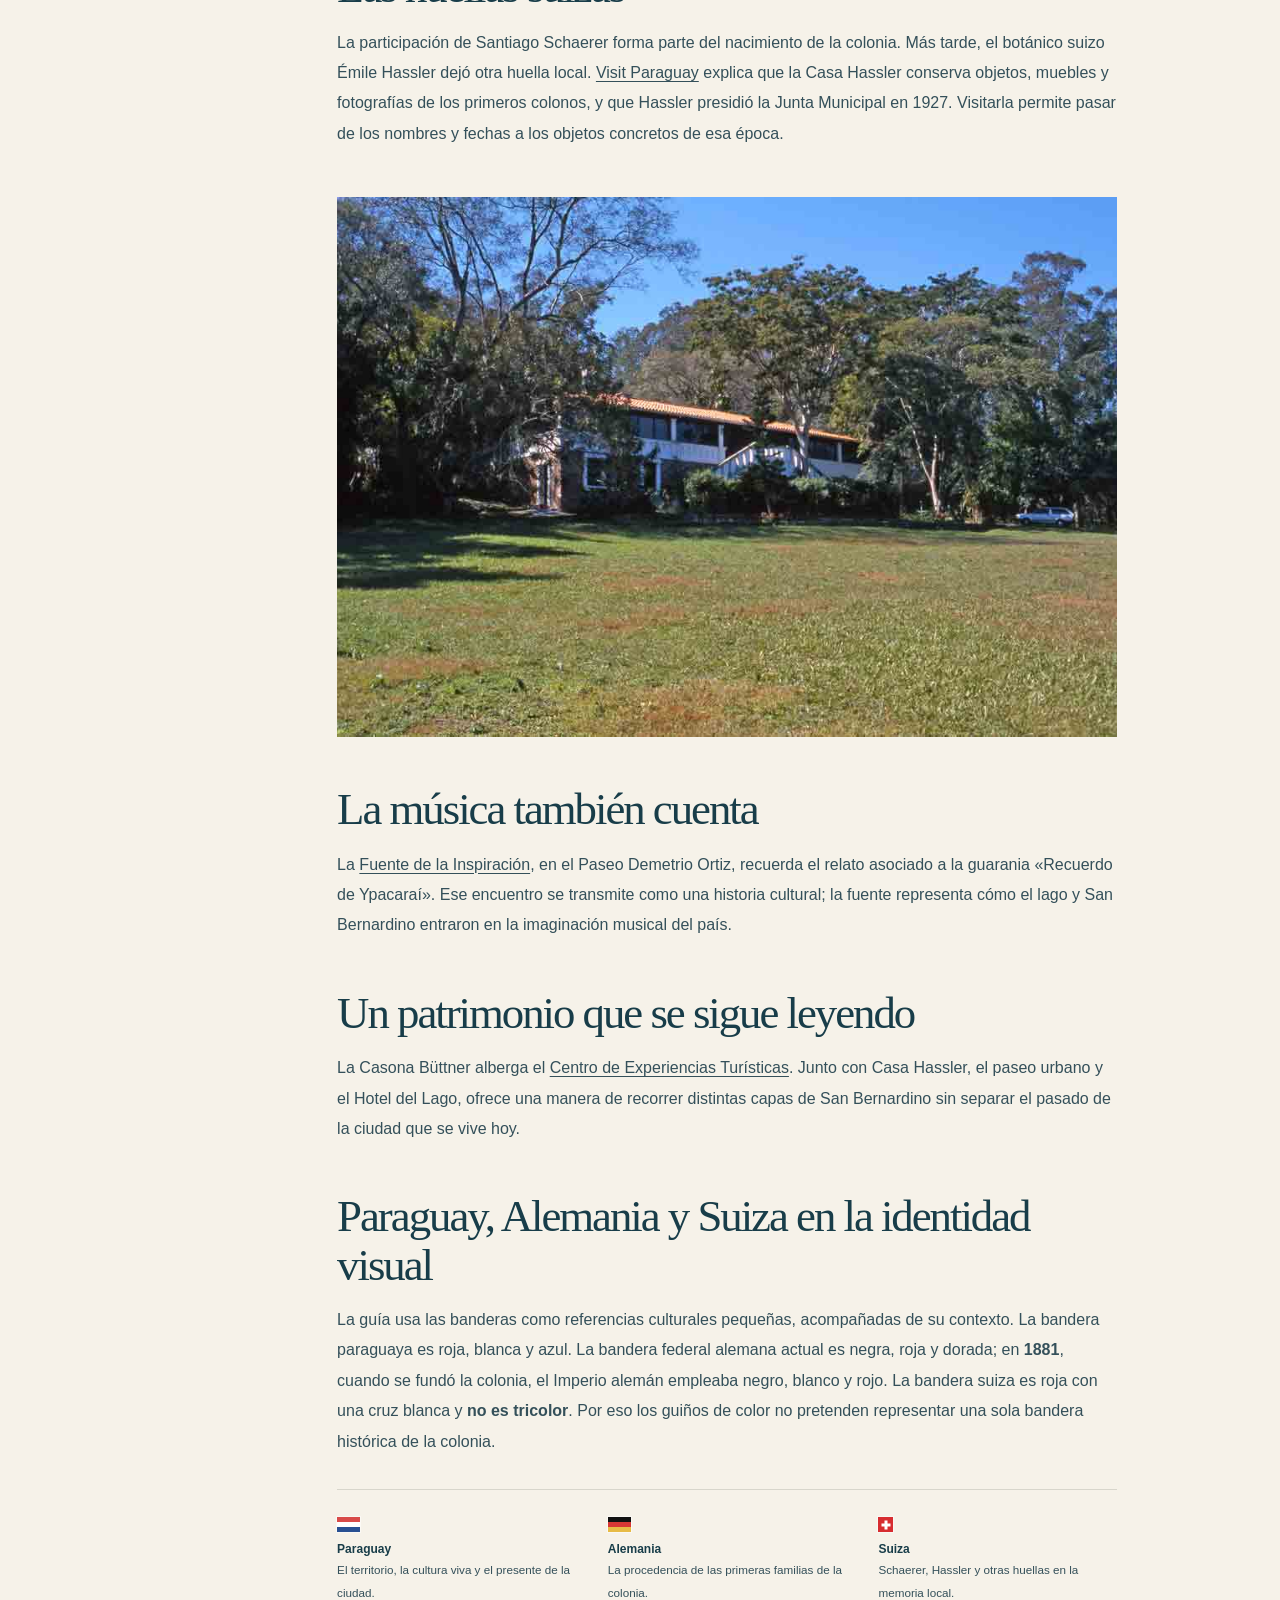
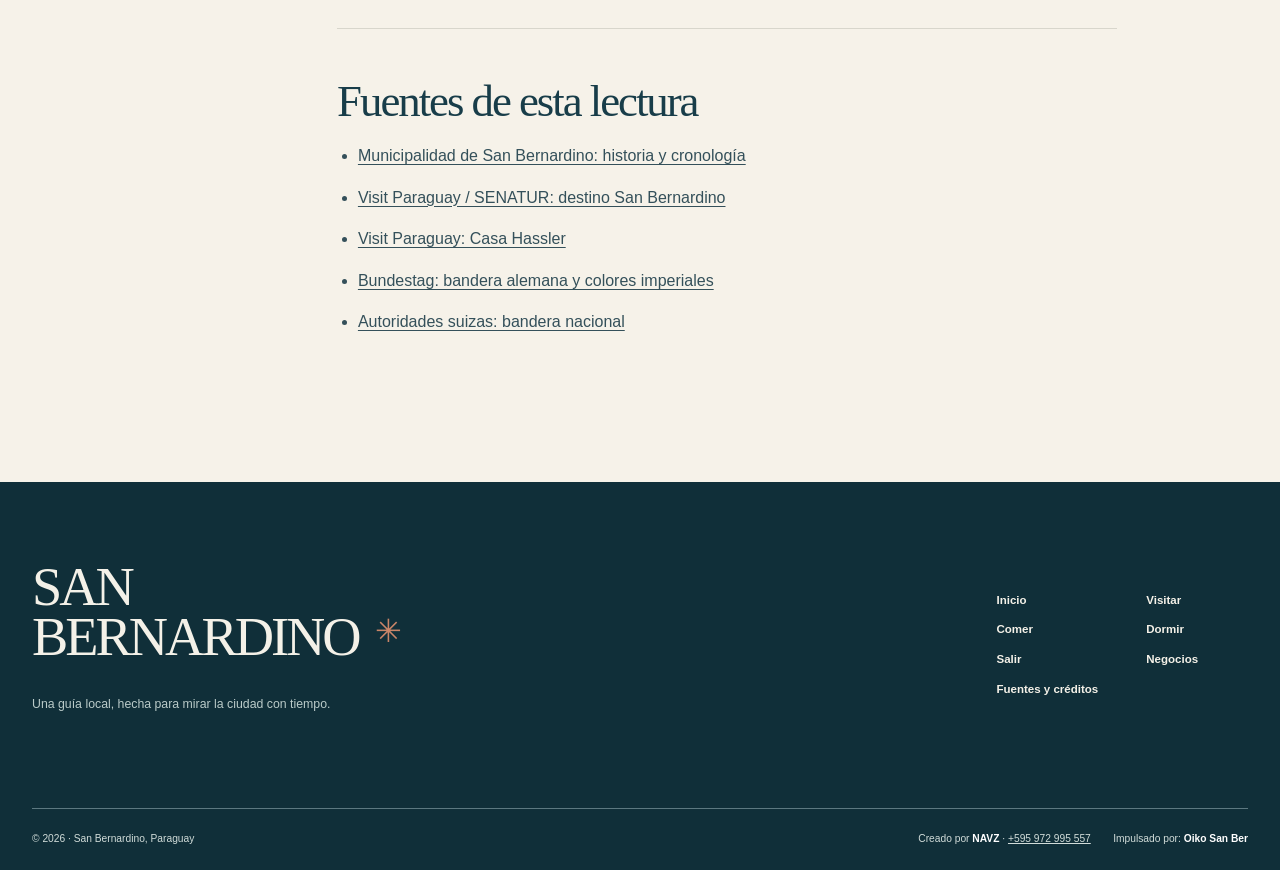
<file: historia.html>
<!doctype html><html lang="es-PY"><head>
  <!-- Google Tag Manager -->
  <script>(function(w,d,s,l,i){w[l]=w[l]||[];w[l].push({'gtm.start':
  new Date().getTime(),event:'gtm.js'});var f=d.getElementsByTagName(s)[0],
  j=d.createElement(s),dl=l!='dataLayer'?'&l='+l:'';j.async=true;j.src=
  'https://www.googletagmanager.com/gtm.js?id='+i+dl;f.parentNode.insertBefore(j,f);
  })(window,document,'script','dataLayer','GTM-W6FRFP9K');</script>
  <!-- End Google Tag Manager --><meta charset="utf-8"><meta name="viewport" content="width=device-width, initial-scale=1"><meta name="theme-color" content="#183d49"><link rel="manifest" href="manifest.webmanifest"><link rel="icon" href="assets/icons/icon.svg" type="image/svg+xml"><link rel="apple-touch-icon" href="assets/icons/icon-180.png"><meta name="apple-mobile-web-app-capable" content="yes"><meta name="apple-mobile-web-app-title" content="San Bernardino"><script src="assets/install.js" defer></script><meta name="description" content="Conocé la historia de San Bernardino: la fundación de 1881, el cruce del lago Ypacaraí y las huellas paraguayas, alemanas y suizas."><title>Historia de San Bernardino · Guía local</title>
  <!-- seo:start -->
  <link rel="canonical" href="https://sanber.top/historia.html">
  <meta name="robots" content="index,follow,max-image-preview:large">
  <meta property="og:type" content="website">
  <meta property="og:locale" content="es_PY">
  <meta property="og:site_name" content="San Bernardino · guía local">
  <meta property="og:title" content="Historia de San Bernardino · Guía local">
  <meta property="og:description" content="Conocé la historia de San Bernardino: la fundación de 1881, el cruce del lago Ypacaraí y las huellas paraguayas, alemanas y suizas.">
  <meta property="og:url" content="https://sanber.top/historia.html">
  <meta property="og:image" content="https://sanber.top/assets/images/lago-atardecer.jpg">
  <meta property="og:image:width" content="1280">
  <meta property="og:image:height" content="720">
  <meta property="og:image:alt" content="Atardecer sobre el lago Ypacaraí en San Bernardino">
  <meta name="twitter:card" content="summary_large_image">
  <!-- seo:end --><link rel="stylesheet" href="assets/styles.css"><link rel="stylesheet" href="assets/v2.css"><script src="assets/app.js?v=28" defer></script></head><body>
  <!-- Google Tag Manager (noscript) -->
  <noscript><iframe src="https://www.googletagmanager.com/ns.html?id=GTM-W6FRFP9K"
  height="0" width="0" style="display:none;visibility:hidden"></iframe></noscript>
  <!-- End Google Tag Manager (noscript) --><a class="skip-link" href="#contenido">Ir al contenido</a><div class="topline"><span>PARAGUAY · CORDILLERA</span><span>Memoria viva a orillas del Ypacaraí</span><span>HISTORIA</span></div><header class="site-header"><a class="wordmark" href="index.html" aria-label="San Bernardino, volver al inicio"><span class="wordmark-star">✳</span><span>SAN<br>BERNARDINO</span></a><button class="menu-toggle" type="button" aria-expanded="false" aria-controls="main-nav"><span></span><span></span><span class="sr-only">Abrir menú</span></button><nav class="main-nav" id="main-nav" aria-label="Navegación principal"><a href="index.html">Inicio</a><a href="actividades.html">Actividades</a><a href="lugares.html">Lugares</a><a href="negocios.html">Negocios y profesionales</a><a href="mapa.html">Mapa</a></nav><a class="header-cta" href="index.html#elegir">Explorar la guía ↗</a></header>
<main class="content-page wrap" id="contenido"><p class="eyebrow">La memoria de una ciudad</p><h1>Antes de ser un destino, fue una travesía.</h1><p class="lead">San Bernardino se fundó como colonia en 1881. Su historia se cuenta mejor siguiendo tres caminos que se cruzan: el Paraguay de la posguerra, la llegada de familias europeas y el lago Ypacaraí, que hizo posible el viaje y moldeó la vida de la ciudad.</p><div class="article-grid"><aside class="article-aside"><strong>Lectura editorial · 2026</strong><p>Fuentes: Municipalidad de San Bernardino, SENATUR y Visit Paraguay. Las fechas y atribuciones se indican junto a cada tramo. Los relatos populares se presentan como tales.</p><p>La fundación colonial no implica que el territorio careciera de historia anterior. La investigación sobre ocupación previa, paisaje indígena y toponimia sigue abierta.</p><a class="text-link" href="creditos.html">Ver fuentes y créditos ↗</a></aside><div class="article-body"><h2>Un Paraguay que buscaba reconstruirse</h2><p>La colonia nació durante el gobierno de Bernardino Caballero, en los años posteriores a la Guerra de la Triple Alianza. El Estado impulsaba la inmigración y la creación de colonias agrícolas. Una ley del 7 de junio de 1881 autorizó al Poder Ejecutivo a establecerlas; este contexto aparece en la <a href="https://sanbernardino.gov.py/project/historia-de-san-bernardino/" target="_blank" rel="noopener noreferrer">historia publicada por la Municipalidad</a>.</p><p>El 24 de agosto de 1881 es la fecha de fundación de San Bernardino como colonia. La historia municipal identifica a cinco familias iniciales llegadas de Berlín y a Christian Otto como jefe del grupo. Santiago Schaerer, suizo, asumió la primera administración. Otras nacionalidades se incorporaron después; reducir la ciudad a un único origen dejaría fuera parte de su historia.</p><h2>El lago era el camino</h2><p>Antes de las rutas actuales, la llegada desde Asunción se hacía en tren hasta Areguá, luego por tierra a un puerto y finalmente en embarcación a través del Ypacaraí, según la Municipalidad. Ese cruce explica por qué la costa aparece tan pronto en la memoria de la colonia. El lago fue acceso, paisaje y, con el tiempo, una de las grandes razones para venir.</p><blockquote>El agua no aparece al final del recorrido: está desde el comienzo de la historia de la ciudad.</blockquote><h2>De colonia a ciudad de descanso</h2><p>El <a href="https://sanbernardino.gov.py/hotel-del-lago/" target="_blank" rel="noopener noreferrer">Hotel del Lago</a> sitúa su fundación en 1888. La cronología municipal menciona la Sociedad Alemana en 1899 y la inauguración del Club Alemán, hoy Club Náutico, en 1908. Son señales de una ciudad que combinaba trabajo, encuentro y descanso desde temprano.</p><h2>Las huellas suizas</h2><p>La participación de Santiago Schaerer forma parte del nacimiento de la colonia. Más tarde, el botánico suizo Émile Hassler dejó otra huella local. <a href="https://visitparaguay.travel/places/casa-hassler-museo-y-centro-cultural" target="_blank" rel="noopener noreferrer">Visit Paraguay</a> explica que la Casa Hassler conserva objetos, muebles y fotografías de los primeros colonos, y que Hassler presidió la Junta Municipal en 1927. Visitarla permite pasar de los nombres y fechas a los objetos concretos de esa época.</p><figure><img src="assets/images/casa-hassler-bierschlucht.jpg" alt="Casa construida por Émile Hassler en Bierschlucht, San Bernardino, fotografiada en 2000" width="1000" height="645" loading="lazy"></figure><h2>La música también cuenta</h2><p>La <a href="https://visitparaguay.travel/places/la-fuente-de-la-inspiracion" target="_blank" rel="noopener noreferrer">Fuente de la Inspiración</a>, en el Paseo Demetrio Ortiz, recuerda el relato asociado a la guarania «Recuerdo de Ypacaraí». Ese encuentro se transmite como una historia cultural; la fuente representa cómo el lago y San Bernardino entraron en la imaginación musical del país.</p><h2>Un patrimonio que se sigue leyendo</h2><p>La Casona Büttner alberga el <a href="https://visitparaguay.travel/places/centro-de-experiencias-turisticas-de-san-bernardino-casona-buttner" target="_blank" rel="noopener noreferrer">Centro de Experiencias Turísticas</a>. Junto con Casa Hassler, el paseo urbano y el Hotel del Lago, ofrece una manera de recorrer distintas capas de San Bernardino sin separar el pasado de la ciudad que se vive hoy.</p><h2>Paraguay, Alemania y Suiza en la identidad visual</h2><p>La guía usa las banderas como referencias culturales pequeñas, acompañadas de su contexto. La bandera paraguaya es roja, blanca y azul. La bandera federal alemana actual es negra, roja y dorada; en <strong>1881</strong>, cuando se fundó la colonia, el Imperio alemán empleaba negro, blanco y rojo. La bandera suiza es roja con una cruz blanca y <strong>no es tricolor</strong>. Por eso los guiños de color no pretenden representar una sola bandera histórica de la colonia.</p><div class="heritage-bands"><div><span class="flag flag-py" aria-label="Bandera de Paraguay"></span><strong>Paraguay</strong><p>El territorio, la cultura viva y el presente de la ciudad.</p></div><div><span class="flag flag-de" aria-label="Bandera actual de Alemania"></span><strong>Alemania</strong><p>La procedencia de las primeras familias de la colonia.</p></div><div><span class="flag flag-ch" aria-label="Bandera de Suiza"></span><strong>Suiza</strong><p>Schaerer, Hassler y otras huellas en la memoria local.</p></div></div><h2>Fuentes de esta lectura</h2><ul class="source-list"><li><a href="https://sanbernardino.gov.py/project/historia-de-san-bernardino/" target="_blank" rel="noopener noreferrer">Municipalidad de San Bernardino: historia y cronología</a></li><li><a href="https://visitparaguay.travel/city/san-bernardino" target="_blank" rel="noopener noreferrer">Visit Paraguay / SENATUR: destino San Bernardino</a></li><li><a href="https://visitparaguay.travel/places/casa-hassler-museo-y-centro-cultural" target="_blank" rel="noopener noreferrer">Visit Paraguay: Casa Hassler</a></li><li><a href="https://www.bundestag.de/parlament/symbole/flagge/flagge-199334" target="_blank" rel="noopener noreferrer">Bundestag: bandera alemana y colores imperiales</a></li><li><a href="https://www.aboutswitzerland.eda.admin.ch/en/swiss-flag" target="_blank" rel="noopener noreferrer">Autoridades suizas: bandera nacional</a></li></ul></div></div></main><footer class="site-footer"><div class="wrap footer-main"><div><span class="footer-mark">SAN<br>BERNARDINO<span class="asterisk">✳</span></span><p>Una guía local, hecha para mirar la ciudad con tiempo.</p></div><div class="footer-links"><a href="index.html">Inicio</a><a href="index.html#visitar">Visitar</a><a href="negocios.html?rubro=comer">Comer</a><a href="negocios.html?rubro=dormir">Dormir</a><a href="negocios.html?rubro=noche">Salir</a><a href="negocios.html">Negocios</a><a href="creditos.html">Fuentes y créditos</a></div></div><div class="wrap footer-bottom"><span>© <span id="year">2026</span> · San Bernardino, Paraguay</span><div class="signature"><span>Creado por <strong>NAVZ</strong> · <a href="tel:+595972995557">+595 972 995 557</a></span><span>Impulsado por: <strong>Oiko San Ber</strong></span></div></div></footer></body></html>
</file>
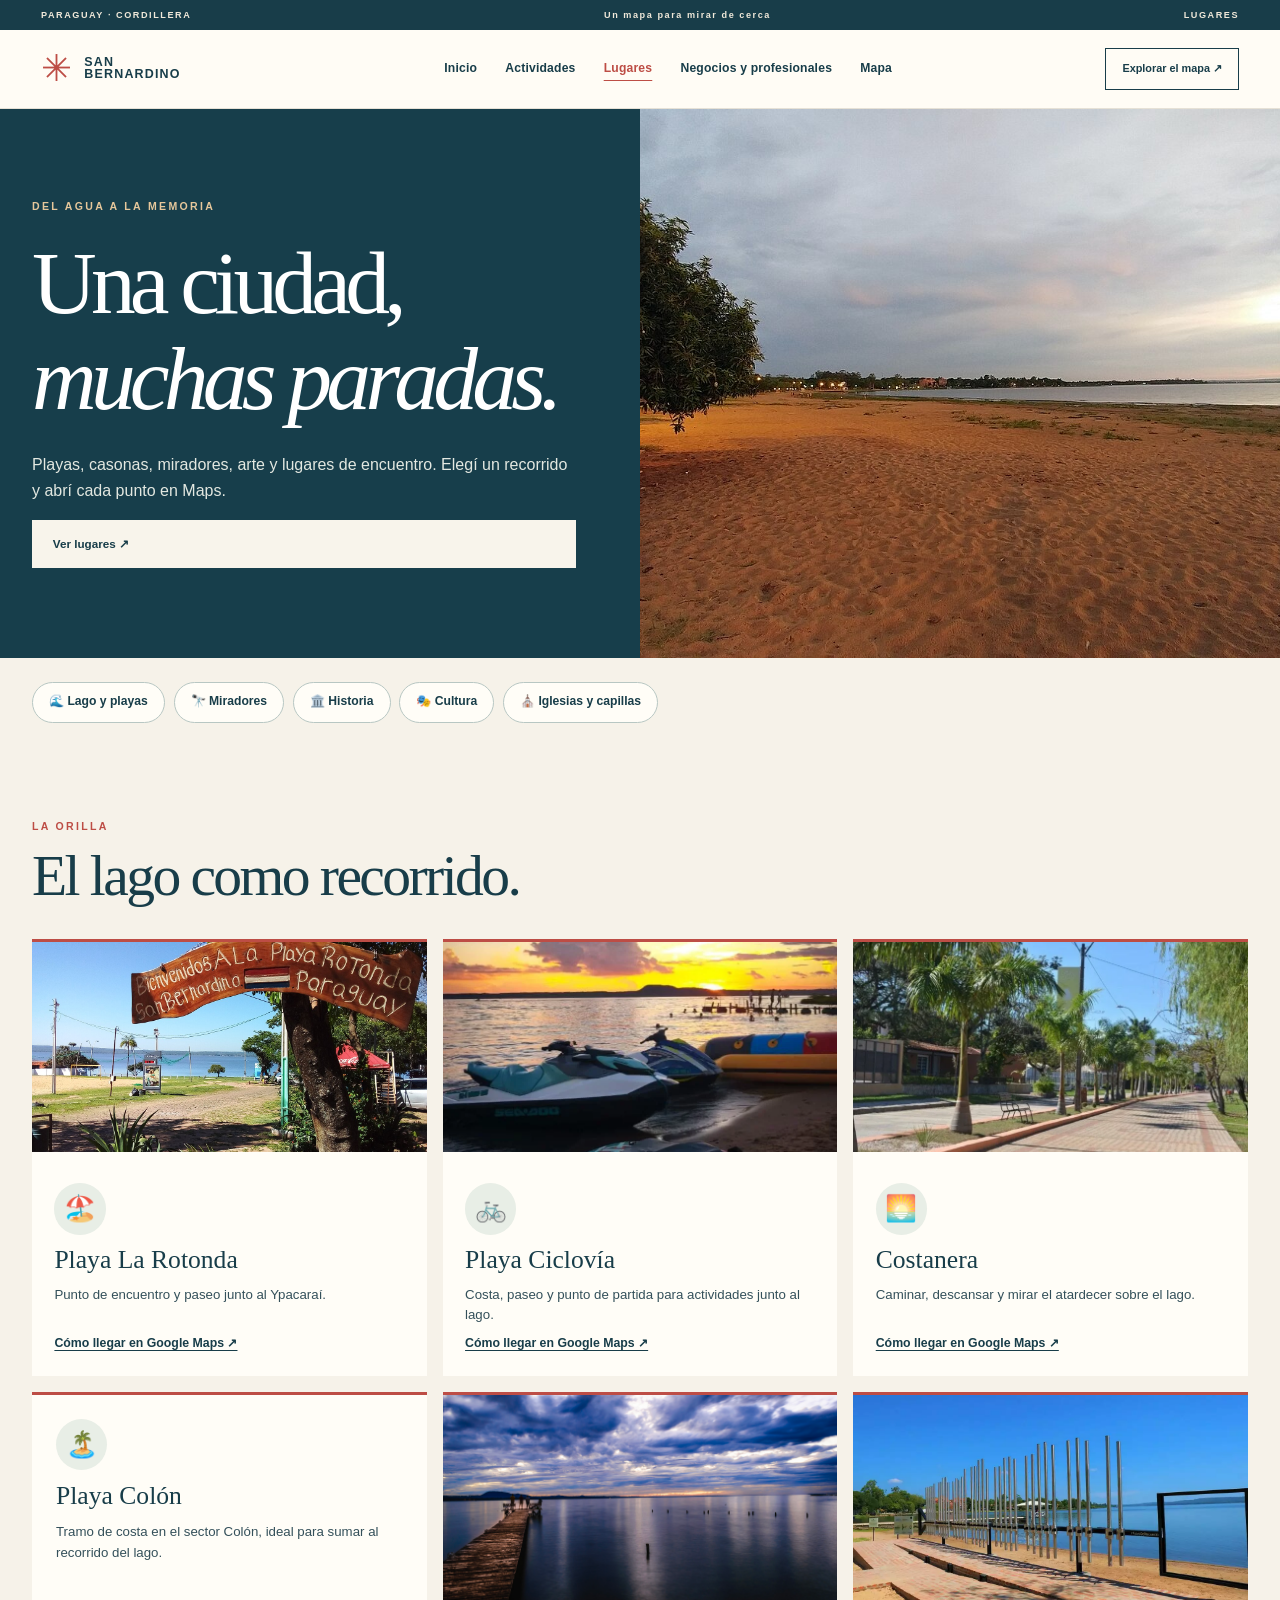
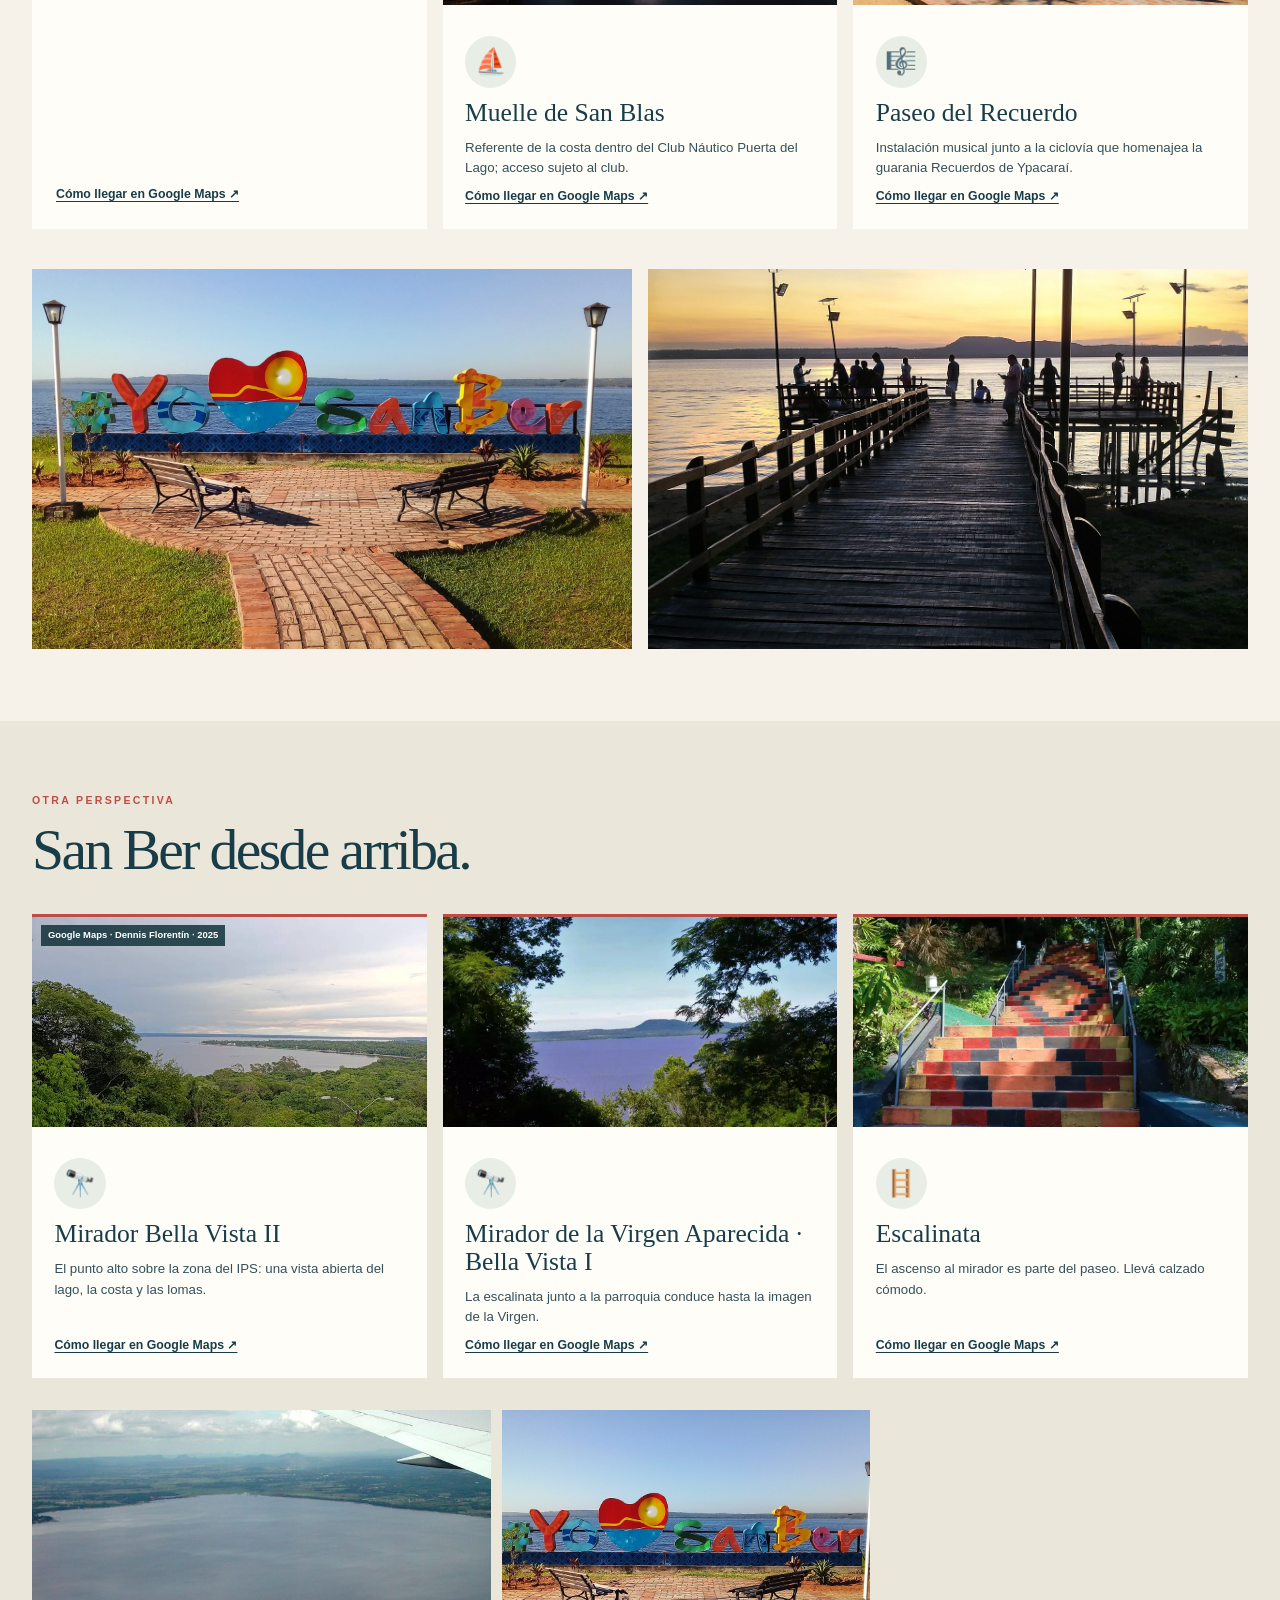
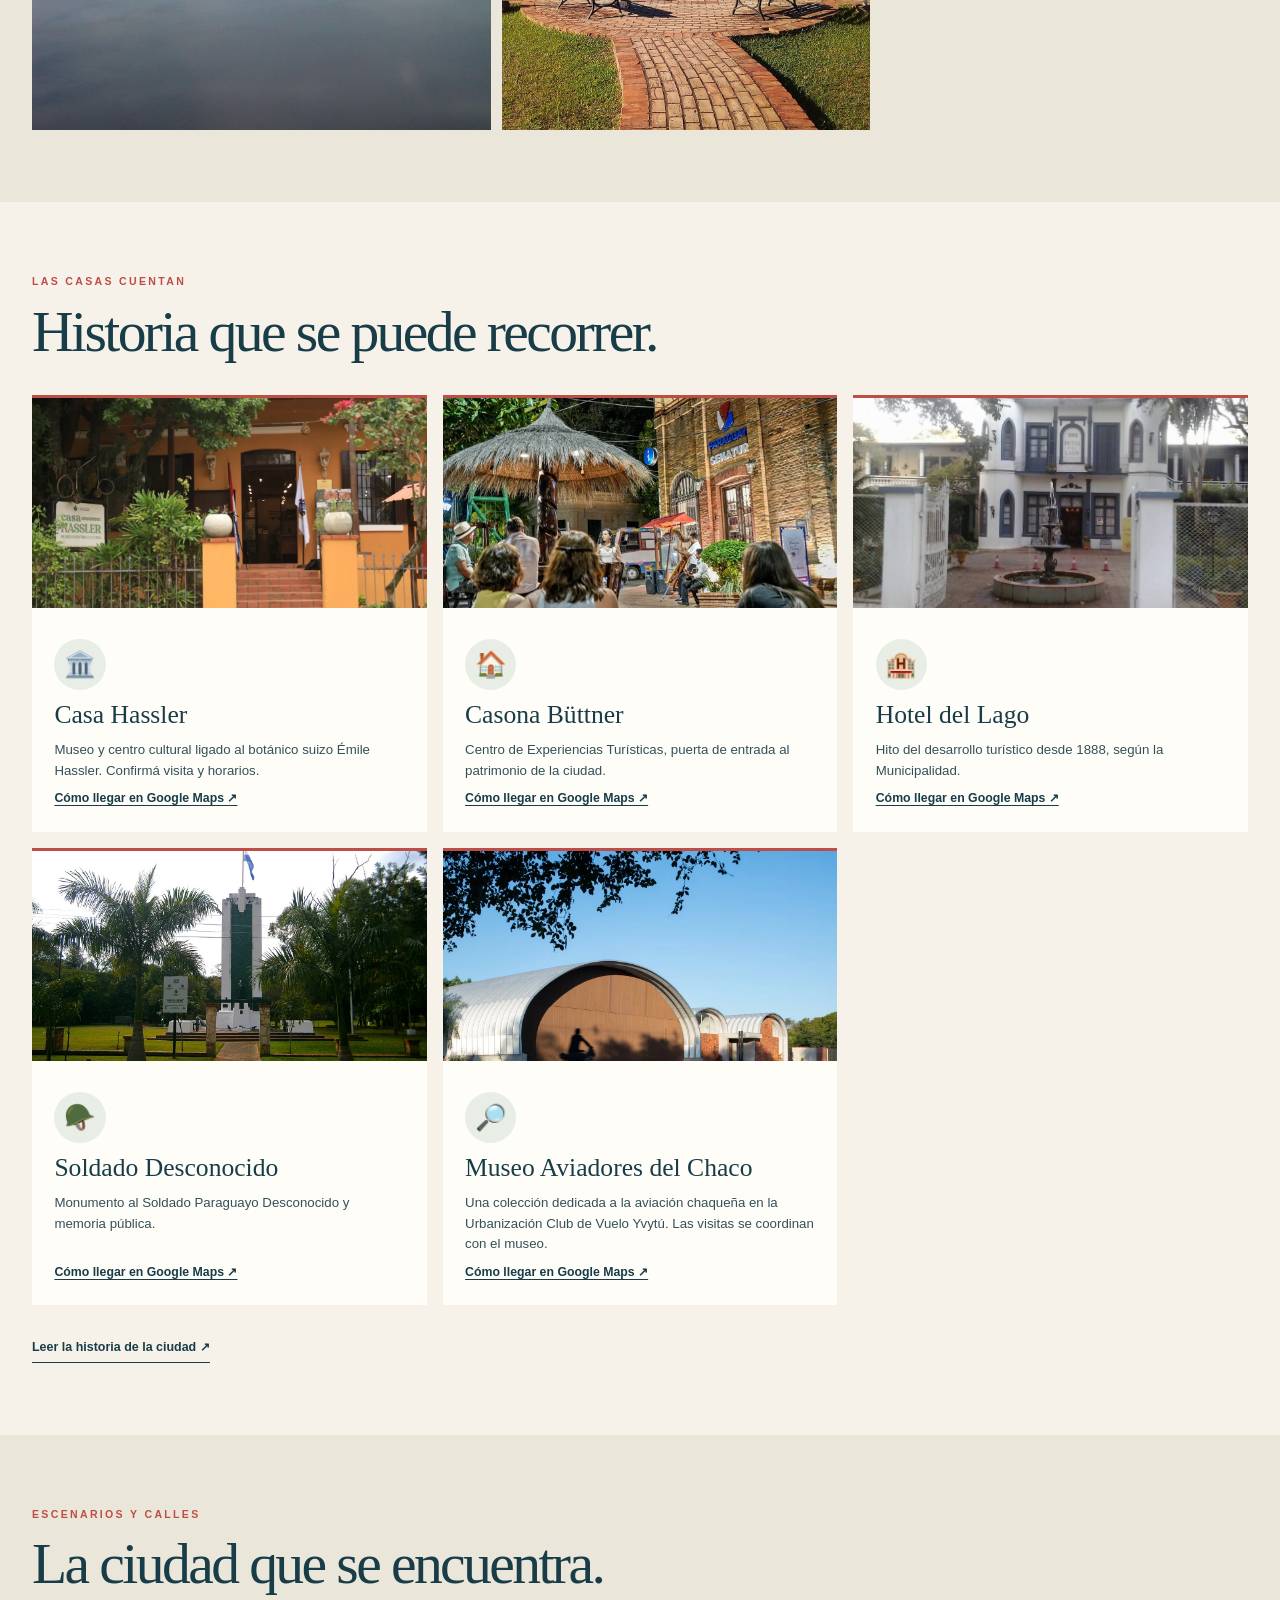
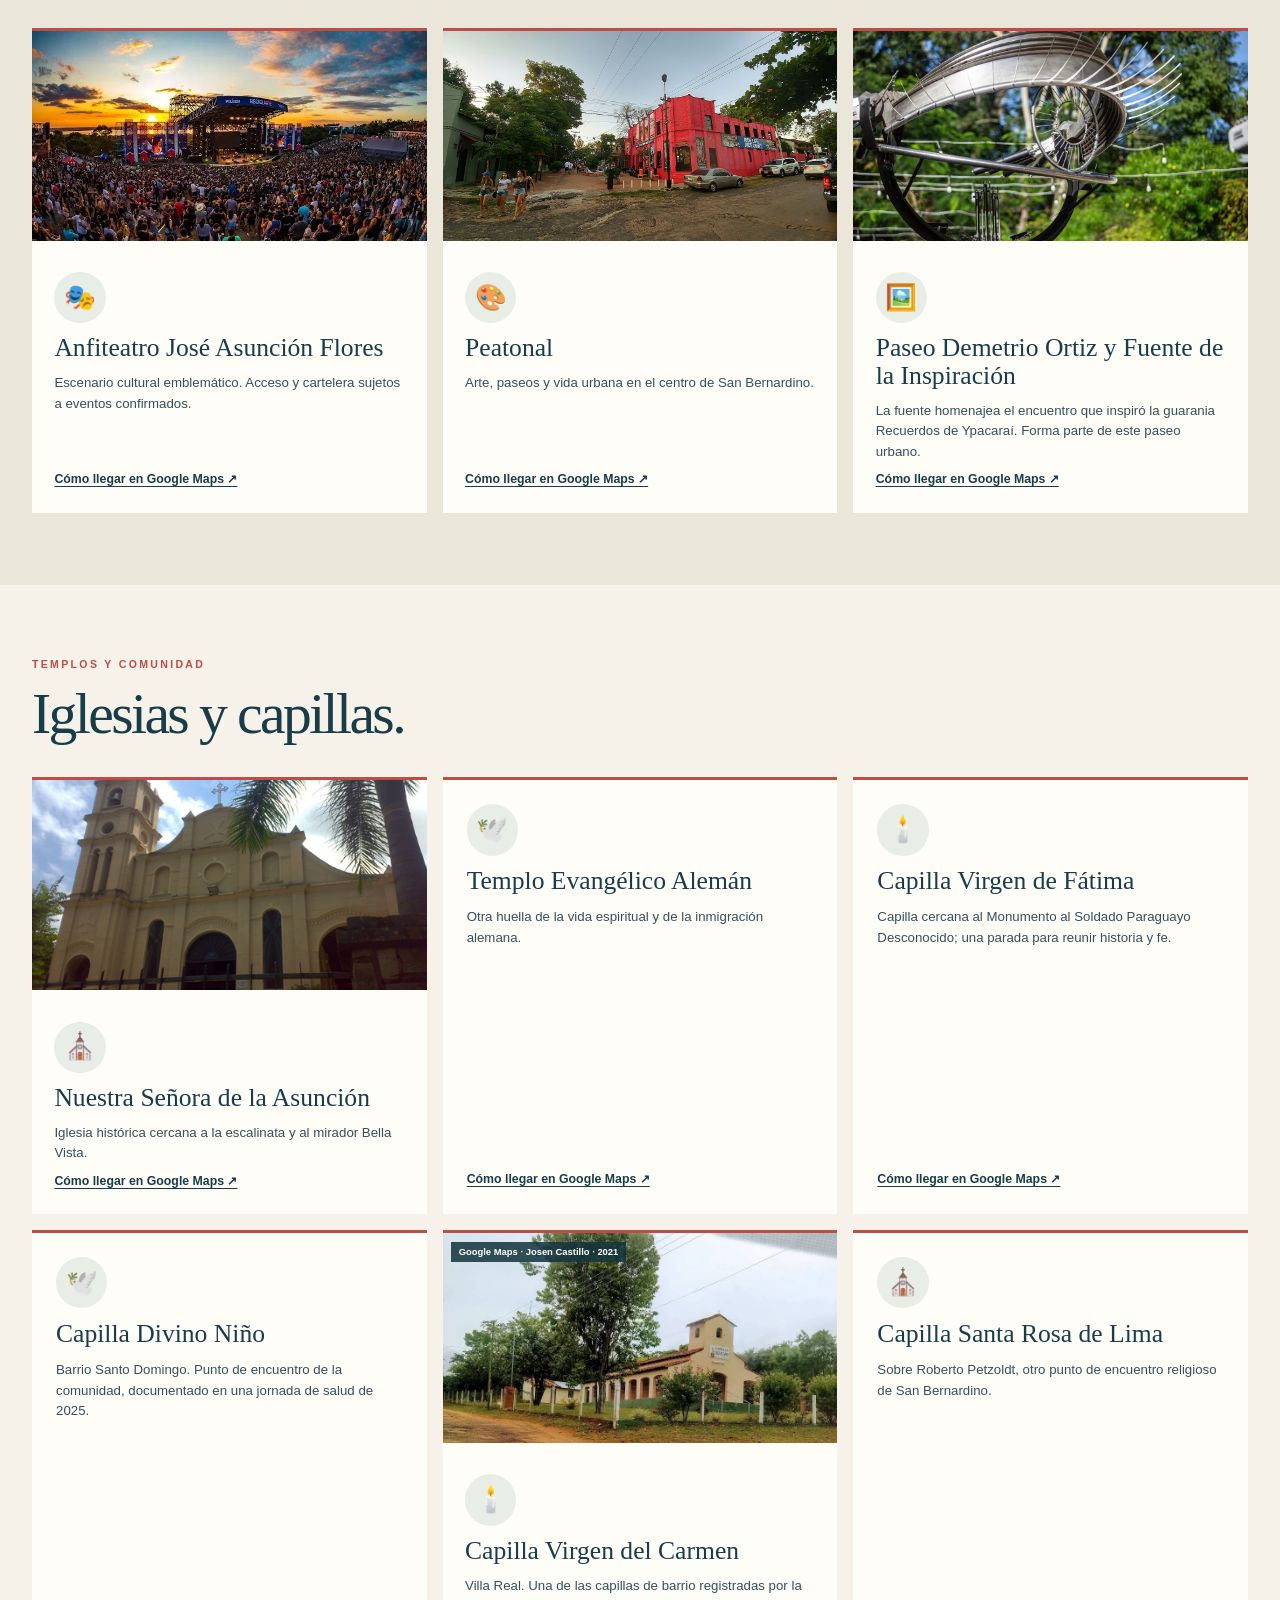
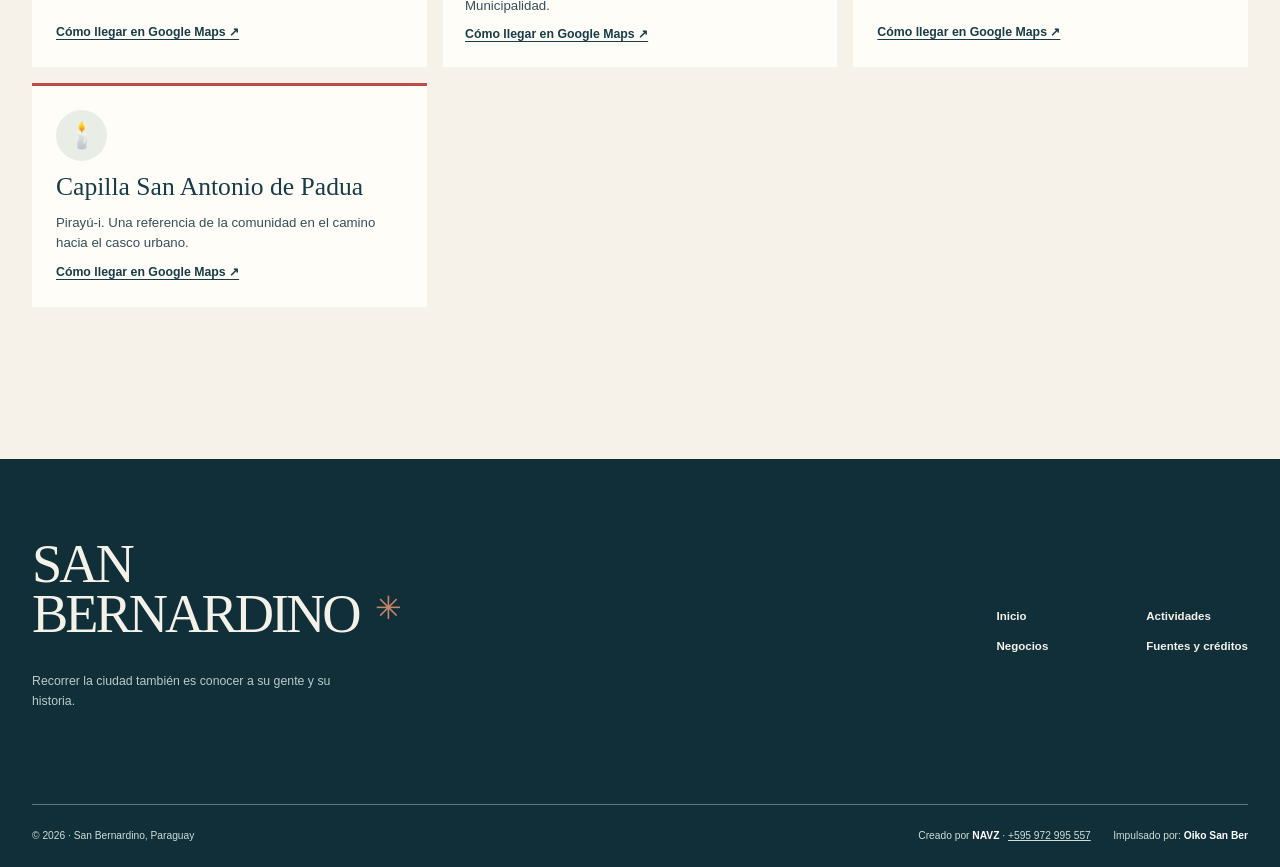
<file: lugares.html>
<!doctype html><html lang="es-PY"><head>
  <!-- Google Tag Manager -->
  <script>(function(w,d,s,l,i){w[l]=w[l]||[];w[l].push({'gtm.start':
  new Date().getTime(),event:'gtm.js'});var f=d.getElementsByTagName(s)[0],
  j=d.createElement(s),dl=l!='dataLayer'?'&l='+l:'';j.async=true;j.src=
  'https://www.googletagmanager.com/gtm.js?id='+i+dl;f.parentNode.insertBefore(j,f);
  })(window,document,'script','dataLayer','GTM-W6FRFP9K');</script>
  <!-- End Google Tag Manager --><meta charset="utf-8"><meta name="viewport" content="width=device-width, initial-scale=1"><meta name="theme-color" content="#183d49"><link rel="manifest" href="manifest.webmanifest"><link rel="icon" href="assets/icons/icon.svg" type="image/svg+xml"><link rel="apple-touch-icon" href="assets/icons/icon-180.png"><meta name="apple-mobile-web-app-capable" content="yes"><meta name="apple-mobile-web-app-title" content="San Bernardino"><script src="assets/install.js" defer></script><meta name="description" content="Lugares para visitar en San Bernardino: playas, costanera, miradores, patrimonio, museos, iglesias y capillas."><title>Lugares · San Bernardino</title>
  <!-- seo:start -->
  <link rel="canonical" href="https://sanber.top/lugares.html">
  <meta name="robots" content="index,follow,max-image-preview:large">
  <meta property="og:type" content="website">
  <meta property="og:locale" content="es_PY">
  <meta property="og:site_name" content="San Bernardino · guía local">
  <meta property="og:title" content="Lugares · San Bernardino">
  <meta property="og:description" content="Lugares para visitar en San Bernardino: playas, costanera, miradores, patrimonio, museos, iglesias y capillas.">
  <meta property="og:url" content="https://sanber.top/lugares.html">
  <meta property="og:image" content="https://sanber.top/assets/images/lago-atardecer.jpg">
  <meta property="og:image:width" content="1280">
  <meta property="og:image:height" content="720">
  <meta property="og:image:alt" content="Atardecer sobre el lago Ypacaraí en San Bernardino">
  <meta name="twitter:card" content="summary_large_image">
  <!-- seo:end --><link rel="stylesheet" href="assets/styles.css"><link rel="stylesheet" href="assets/v2.css"><script src="assets/app.js?v=28" defer></script></head><body>
  <!-- Google Tag Manager (noscript) -->
  <noscript><iframe src="https://www.googletagmanager.com/ns.html?id=GTM-W6FRFP9K"
  height="0" width="0" style="display:none;visibility:hidden"></iframe></noscript>
  <!-- End Google Tag Manager (noscript) -->
<a class="skip-link" href="#contenido">Ir al contenido</a><div class="topline"><span>PARAGUAY · CORDILLERA</span><span>Un mapa para mirar de cerca</span><span>LUGARES</span></div><header class="site-header"><a class="wordmark" href="index.html" aria-label="Ir al inicio"><span class="wordmark-star">✳</span><span>SAN<br>BERNARDINO</span></a><nav class="main-nav" aria-label="Navegación principal"><a href="index.html">Inicio</a><a href="actividades.html">Actividades</a><a href="lugares.html" aria-current="page">Lugares</a><a href="negocios.html">Negocios y profesionales</a><a href="mapa.html">Mapa</a></nav><a class="header-cta" href="#lago">Explorar el mapa ↗</a></header>
<main id="contenido" class="v2-page"><section class="v2-hero"><div class="v2-hero-copy"><p class="eyebrow light">Del agua a la memoria</p><h1>Una ciudad, <em>muchas paradas.</em></h1><p>Playas, casonas, miradores, arte y lugares de encuentro. Elegí un recorrido y abrí cada punto en Maps.</p><a class="button button-light" href="#lago">Ver lugares ↗</a></div><figure><img src="assets/images/playa-lago-2019.jpg" alt="Playa del lago Ypacaraí al atardecer en San Bernardino, fotografiada en 2019" width="1280" height="960"></figure></section>
<nav class="v2-shortcuts wrap" aria-label="Tipos de lugares"><a href="#lago">🌊 Lago y playas</a><a href="#miradores">🔭 Miradores</a><a href="#historia">🏛️ Historia</a><a href="#cultura">🎭 Cultura</a><a href="#fe">⛪ Iglesias y capillas</a></nav>
<section class="v2-section wrap" id="lago"><p class="eyebrow">La orilla</p><h2>El lago como recorrido.</h2><div class="v2-grid"><article class="v2-card v2-card-photo"><img src="assets/images/playa-la-rotonda.jpg" alt="Acceso a Playa La Rotonda y vista del lago Ypacaraí" loading="lazy"><div class="v2-card-body"><span class="v2-icon" aria-hidden="true">🏖️</span><h3>Playa La Rotonda</h3><p>Punto de encuentro y paseo junto al Ypacaraí.</p><a href="https://www.google.com/maps/search/?api=1&amp;query=Playa+La+Rotonda+San+Bernardino+Paraguay" target="_blank" rel="noopener noreferrer">Cómo llegar en Google Maps ↗</a></div></article><article class="v2-card v2-card-photo"><img src="assets/images/jet-ski-playa-ciclovia.webp" alt="Motos acuáticas estacionadas en Playa Ciclovía frente al lago" loading="lazy"><div class="v2-card-body"><span class="v2-icon" aria-hidden="true">🚲</span><h3>Playa Ciclovía</h3><p>Costa, paseo y punto de partida para actividades junto al lago.</p><a href="https://www.google.com/maps/search/?api=1&amp;query=Playa+Ciclovia+San+Bernardino+Paraguay" target="_blank" rel="noopener noreferrer">Cómo llegar en Google Maps ↗</a></div></article><article class="v2-card v2-card-photo"><img src="assets/images/costanera-senatur.webp" alt="Paseo arbolado de la Costanera de San Bernardino" loading="lazy"><div class="v2-card-body"><span class="v2-icon" aria-hidden="true">🌅</span><h3>Costanera</h3><p>Caminar, descansar y mirar el atardecer sobre el lago.</p><a href="https://www.google.com/maps/search/?api=1&amp;query=Costanera+San+Bernardino+Paraguay" target="_blank" rel="noopener noreferrer">Cómo llegar en Google Maps ↗</a></div></article><article class="v2-card"><span class="v2-icon" aria-hidden="true">🏝️</span><h3>Playa Colón</h3><p>Tramo de costa en el sector Colón, ideal para sumar al recorrido del lago.</p><a href="https://www.google.com/maps/search/?api=1&amp;query=Playa+Colon+San+Bernardino+Paraguay" target="_blank" rel="noopener noreferrer">Cómo llegar en Google Maps ↗</a></article><article class="v2-card v2-card-photo"><img src="assets/images/muelle-san-blas-flickr.jpg" alt="Muelle de San Blas sobre el lago Ypacaraí al atardecer, fotografía de Mauro Daniel Silvero Riveros" loading="lazy"><div class="v2-card-body"><span class="v2-icon" aria-hidden="true">⛵</span><h3>Muelle de San Blas</h3><p>Referente de la costa dentro del Club Náutico Puerta del Lago; acceso sujeto al club.</p><a href="https://www.google.com/maps/search/?api=1&amp;query=Muelle+de+San+Blas+San+Bernardino+Paraguay" target="_blank" rel="noopener noreferrer">Cómo llegar en Google Maps ↗</a></div></article><article class="v2-card v2-card-photo"><img src="assets/images/paseo-recuerdo-senatur.webp" alt="Instalación musical del Paseo del Recuerdo frente al lago Ypacaraí" loading="lazy"><div class="v2-card-body"><span class="v2-icon" aria-hidden="true">🎼</span><h3>Paseo del Recuerdo</h3><p>Instalación musical junto a la ciclovía que homenajea la guarania Recuerdos de Ypacaraí.</p><a href="https://www.google.com/maps/search/?api=1&amp;query=Paseo+del+Recuerdo+San+Bernardino+Paraguay" target="_blank" rel="noopener noreferrer">Cómo llegar en Google Maps ↗</a></div></article></div><div class="v2-lake-duo"><figure><img src="assets/images/yo-amo-san-ber-love.webp" alt="Letrero colorido Yo amo San Ber frente al lago Ypacaraí" loading="lazy"></figure><figure class="v2-pier-image"><img src="assets/images/muelle-lago-2020.jpg" alt="Muelle de madera sobre el lago Ypacaraí al atardecer, fotografiado en San Bernardino" loading="lazy"></figure></div></section>
<section class="v2-section tint" id="miradores"><div class="wrap"><p class="eyebrow">Otra perspectiva</p><h2>San Ber desde arriba.</h2><div class="v2-grid"><article class="v2-card v2-card-photo"><img src="assets/images/mirador-bella-vista-ii-maps.jpg" alt="Panorámica del lago Ypacaraí desde el Mirador Bella Vista II" loading="lazy"><span class="photo-attribution">Google Maps · Dennis Florentín · 2025</span><div class="v2-card-body"><span class="v2-icon" aria-hidden="true">🔭</span><h3>Mirador Bella Vista II</h3><p>El punto alto sobre la zona del IPS: una vista abierta del lago, la costa y las lomas.</p><a href="https://www.google.com/maps/place/Mirador+Bella+Vista+2/data=!4m7!3m6!1s0x945db5002001b901:0xc649e23e90e08962!8m2!3d-25.3058663!4d-57.3020687!16s%2Fg%2F11x2y57bxz" target="_blank" rel="noopener noreferrer">Cómo llegar en Google Maps ↗</a></div></article><article class="v2-card v2-card-photo"><img src="assets/images/mirador-bella-vista-senatur.webp" alt="Mirador Bella Vista I, sector de la Virgen Aparecida" loading="lazy"><div class="v2-card-body"><span class="v2-icon" aria-hidden="true">🔭</span><h3>Mirador de la Virgen Aparecida · Bella Vista I</h3><p>La escalinata junto a la parroquia conduce hasta la imagen de la Virgen.</p><a href="https://www.google.com/maps/place/Mirador+Bella+Vista+I/data=!4m7!3m6!1s0x945db5e737fa27b5:0xddc716b97aea03a3!8m2!3d-25.307454!4d-57.3032528!16s%2Fg%2F11c1tqkvp9" target="_blank" rel="noopener noreferrer">Cómo llegar en Google Maps ↗</a></div></article><article class="v2-card v2-card-photo"><img src="assets/images/escalinata-senatur.webp" alt="Escalinata pintada que asciende al mirador Bella Vista" loading="lazy"><div class="v2-card-body"><span class="v2-icon" aria-hidden="true">🪜</span><h3>Escalinata</h3><p>El ascenso al mirador es parte del paseo. Llevá calzado cómodo.</p><a href="https://www.google.com/maps/place/Mirador+Bella+Vista+I/data=!4m7!3m6!1s0x945db5e737fa27b5:0xddc716b97aea03a3!8m2!3d-25.307454!4d-57.3032528!16s%2Fg%2F11c1tqkvp9" target="_blank" rel="noopener noreferrer">Cómo llegar en Google Maps ↗</a></div></article></div><div class="v2-gallery"><figure><img src="assets/images/lago-aereo-2008.jpg" alt="Vista aérea del lago Ypacaraí desde un avión en 2008; no identifica un barrio específico" loading="lazy"></figure><figure><img src="assets/images/lago-vista-ciudad.jpg" alt="Vista del lago desde San Bernardino, fotografiada en 2022" loading="lazy"></figure></div></div></section>
<section class="v2-section wrap" id="historia"><p class="eyebrow">Las casas cuentan</p><h2>Historia que se puede recorrer.</h2><div class="v2-grid"><article class="v2-card v2-card-photo"><img src="assets/images/casa-hassler-senatur.webp" alt="Fachada del Museo y Centro Cultural Casa Hassler" loading="lazy"><div class="v2-card-body"><span class="v2-icon" aria-hidden="true">🏛️</span><h3>Casa Hassler</h3><p>Museo y centro cultural ligado al botánico suizo Émile Hassler. Confirmá visita y horarios.</p><a href="https://www.google.com/maps/search/?api=1&amp;query=Casa+Hassler+San+Bernardino+Paraguay" target="_blank" rel="noopener noreferrer">Cómo llegar en Google Maps ↗</a></div></article><article class="v2-card v2-card-photo"><img src="assets/images/casona-buttner-senatur.webp" alt="Entrada de la Casona Büttner y centro de experiencias turísticas" loading="lazy"><div class="v2-card-body"><span class="v2-icon" aria-hidden="true">🏠</span><h3>Casona Büttner</h3><p>Centro de Experiencias Turísticas, puerta de entrada al patrimonio de la ciudad.</p><a href="https://www.google.com/maps/search/?api=1&amp;query=Casona+Buttner+San+Bernardino+Paraguay" target="_blank" rel="noopener noreferrer">Cómo llegar en Google Maps ↗</a></div></article><article class="v2-card v2-card-photo"><img src="assets/images/hotel-del-lago.jpg" alt="Fachada histórica del Hotel del Lago en San Bernardino" loading="lazy"><div class="v2-card-body"><span class="v2-icon" aria-hidden="true">🏨</span><h3>Hotel del Lago</h3><p>Hito del desarrollo turístico desde 1888, según la Municipalidad.</p><a href="https://www.google.com/maps/search/?api=1&amp;query=Hotel+del+Lago+San+Bernardino+Paraguay" target="_blank" rel="noopener noreferrer">Cómo llegar en Google Maps ↗</a></div></article><article class="v2-card v2-card-photo"><img src="assets/images/monumento-soldado.jpg" alt="Monumento al Soldado Paraguayo Desconocido entre palmeras" loading="lazy"><div class="v2-card-body"><span class="v2-icon" aria-hidden="true">🪖</span><h3>Soldado Desconocido</h3><p>Monumento al Soldado Paraguayo Desconocido y memoria pública.</p><a href="https://www.google.com/maps/search/?api=1&amp;query=Monumento+Soldado+Paraguayo+Desconocido+San+Bernardino" target="_blank" rel="noopener noreferrer">Cómo llegar en Google Maps ↗</a></div></article><article class="v2-card v2-card-photo"><img src="assets/images/museo-aviadores-lanacion.webp" alt="Nueva sede del Museo Aviadores del Chaco en San Bernardino" loading="lazy"><div class="v2-card-body"><span class="v2-icon" aria-hidden="true">🔎</span><h3>Museo Aviadores del Chaco</h3><p>Una colección dedicada a la aviación chaqueña en la Urbanización Club de Vuelo Yvytú. Las visitas se coordinan con el museo.</p><a href="https://www.google.com/maps/search/?api=1&amp;query=Museo+Aviadores+del+Chaco+Club+de+Vuelo+Yvytu+San+Bernardino+Paraguay" target="_blank" rel="noopener noreferrer">Cómo llegar en Google Maps ↗</a></div></article></div><a class="text-link" style="margin-top:2rem" href="historia.html">Leer la historia de la ciudad ↗</a></section>
<section class="v2-section tint" id="cultura"><div class="wrap"><p class="eyebrow">Escenarios y calles</p><h2>La ciudad que se encuentra.</h2><div class="v2-grid"><article class="v2-card v2-card-photo"><img src="assets/images/anfiteatro-senatur.webp" alt="Concierto al atardecer en el Anfiteatro José Asunción Flores" loading="lazy"><div class="v2-card-body"><span class="v2-icon" aria-hidden="true">🎭</span><h3>Anfiteatro José Asunción Flores</h3><p>Escenario cultural emblemático. Acceso y cartelera sujetos a eventos confirmados.</p><a href="https://www.google.com/maps/search/?api=1&amp;query=Anfiteatro+Jose+Asuncion+Flores+San+Bernardino+Paraguay" target="_blank" rel="noopener noreferrer">Cómo llegar en Google Maps ↗</a></div></article><article class="v2-card v2-card-photo"><img src="assets/images/centro-peatonal.jpg" alt="Paseo peatonal del centro de San Bernardino al anochecer" loading="lazy"><div class="v2-card-body"><span class="v2-icon" aria-hidden="true">🎨</span><h3>Peatonal</h3><p>Arte, paseos y vida urbana en el centro de San Bernardino.</p><a href="https://www.google.com/maps/search/?api=1&amp;query=Peatonal+San+Bernardino+Paraguay" target="_blank" rel="noopener noreferrer">Cómo llegar en Google Maps ↗</a></div></article><article class="v2-card v2-card-photo"><img src="assets/images/fuente-inspiracion-senatur.webp" alt="Escultura de la Fuente de la Inspiración en el Paseo Demetrio Ortiz" loading="lazy"><div class="v2-card-body"><span class="v2-icon" aria-hidden="true">🖼️</span><h3>Paseo Demetrio Ortiz y Fuente de la Inspiración</h3><p>La fuente homenajea el encuentro que inspiró la guarania Recuerdos de Ypacaraí. Forma parte de este paseo urbano.</p><a href="https://www.google.com/maps/search/?api=1&amp;query=Paseo+Demetrio+Ortiz+Fuente+de+la+Inspiracion+San+Bernardino+Paraguay" target="_blank" rel="noopener noreferrer">Cómo llegar en Google Maps ↗</a></div></article></div></div></section>
<section class="v2-section wrap" id="fe"><p class="eyebrow">Templos y comunidad</p><h2>Iglesias y capillas.</h2><div class="v2-grid"><article class="v2-card v2-card-photo"><img src="assets/images/parroquia-asuncion-portalguarani.jpg" alt="Fachada de la Parroquia Nuestra Señora de la Asunción de San Bernardino" loading="lazy"><div class="v2-card-body"><span class="v2-icon" aria-hidden="true">⛪</span><h3>Nuestra Señora de la Asunción</h3><p>Iglesia histórica cercana a la escalinata y al mirador Bella Vista.</p><a href="https://www.google.com/maps/search/?api=1&amp;query=Iglesia+Nuestra+Senora+de+la+Asuncion+San+Bernardino+Paraguay" target="_blank" rel="noopener noreferrer">Cómo llegar en Google Maps ↗</a></div></article><article class="v2-card"><span class="v2-icon" aria-hidden="true">🕊️</span><h3>Templo Evangélico Alemán</h3><p>Otra huella de la vida espiritual y de la inmigración alemana.</p><a href="https://www.google.com/maps/search/?api=1&amp;query=Templo+Evangelico+Aleman+San+Bernardino+Paraguay" target="_blank" rel="noopener noreferrer">Cómo llegar en Google Maps ↗</a></article><article class="v2-card"><span class="v2-icon" aria-hidden="true">🕯️</span><h3>Capilla Virgen de Fátima</h3><p>Capilla cercana al Monumento al Soldado Paraguayo Desconocido; una parada para reunir historia y fe.</p><a href="https://www.google.com/maps/search/?api=1&amp;query=Capilla+Virgen+de+Fatima+San+Bernardino+Paraguay" target="_blank" rel="noopener noreferrer">Cómo llegar en Google Maps ↗</a></article><article class="v2-card"><span class="v2-icon" aria-hidden="true">🕊️</span><h3>Capilla Divino Niño</h3><p>Barrio Santo Domingo. Punto de encuentro de la comunidad, documentado en una jornada de salud de 2025.</p><a href="https://www.google.com/maps/search/?api=1&amp;query=Capilla+Divino+Nino+Santo+Domingo+San+Bernardino+Paraguay" target="_blank" rel="noopener noreferrer">Cómo llegar en Google Maps ↗</a></article><article class="v2-card v2-card-photo"><img src="assets/images/capilla-virgen-del-carmen-maps.webp" alt="Fachada de la Capilla Virgen del Carmen en Villa Real, fotografiada en 2021" loading="lazy"><span class="photo-attribution">Google Maps · Josen Castillo · 2021</span><div class="v2-card-body"><span class="v2-icon" aria-hidden="true">🕯️</span><h3>Capilla Virgen del Carmen</h3><p>Villa Real. Una de las capillas de barrio registradas por la Municipalidad.</p><a href="https://www.google.com/maps/place/Capilla+Virgen+del+Carmen/data=!4m6!3m5!1s0x945dcb5c32e671a9:0x250e312535cf1c42!8m2!3d-25.339993!4d-57.2413471!16s%2Fg%2F11hn7fdzt4" target="_blank" rel="noopener noreferrer">Cómo llegar en Google Maps ↗</a></div></article><article class="v2-card"><span class="v2-icon" aria-hidden="true">⛪</span><h3>Capilla Santa Rosa de Lima</h3><p>Sobre Roberto Petzoldt, otro punto de encuentro religioso de San Bernardino.</p><a href="https://www.google.com/maps/search/?api=1&amp;query=Capilla+Santa+Rosa+de+Lima+Roberto+Petzoldt+San+Bernardino+Paraguay" target="_blank" rel="noopener noreferrer">Cómo llegar en Google Maps ↗</a></article><article class="v2-card"><span class="v2-icon" aria-hidden="true">🕯️</span><h3>Capilla San Antonio de Padua</h3><p>Pirayú-i. Una referencia de la comunidad en el camino hacia el casco urbano.</p><a href="https://www.google.com/maps/search/?api=1&amp;query=Capilla+San+Antonio+de+Padua+Pirayui+San+Bernardino+Paraguay" target="_blank" rel="noopener noreferrer">Cómo llegar en Google Maps ↗</a></article></div></section></main>
<footer class="site-footer"><div class="wrap footer-main"><div><span class="footer-mark">SAN<br>BERNARDINO<span class="asterisk">✳</span></span><p>Recorrer la ciudad también es conocer a su gente y su historia.</p></div><div class="footer-links"><a href="index.html">Inicio</a><a href="actividades.html">Actividades</a><a href="negocios.html">Negocios</a><a href="creditos.html">Fuentes y créditos</a></div></div><div class="wrap footer-bottom"><span>© <span id="year">2026</span> · San Bernardino, Paraguay</span><div class="signature"><span>Creado por <strong>NAVZ</strong> · <a href="tel:+595972995557">+595 972 995 557</a></span><span>Impulsado por: <strong>Oiko San Ber</strong></span></div></div></footer></body></html>
</file>
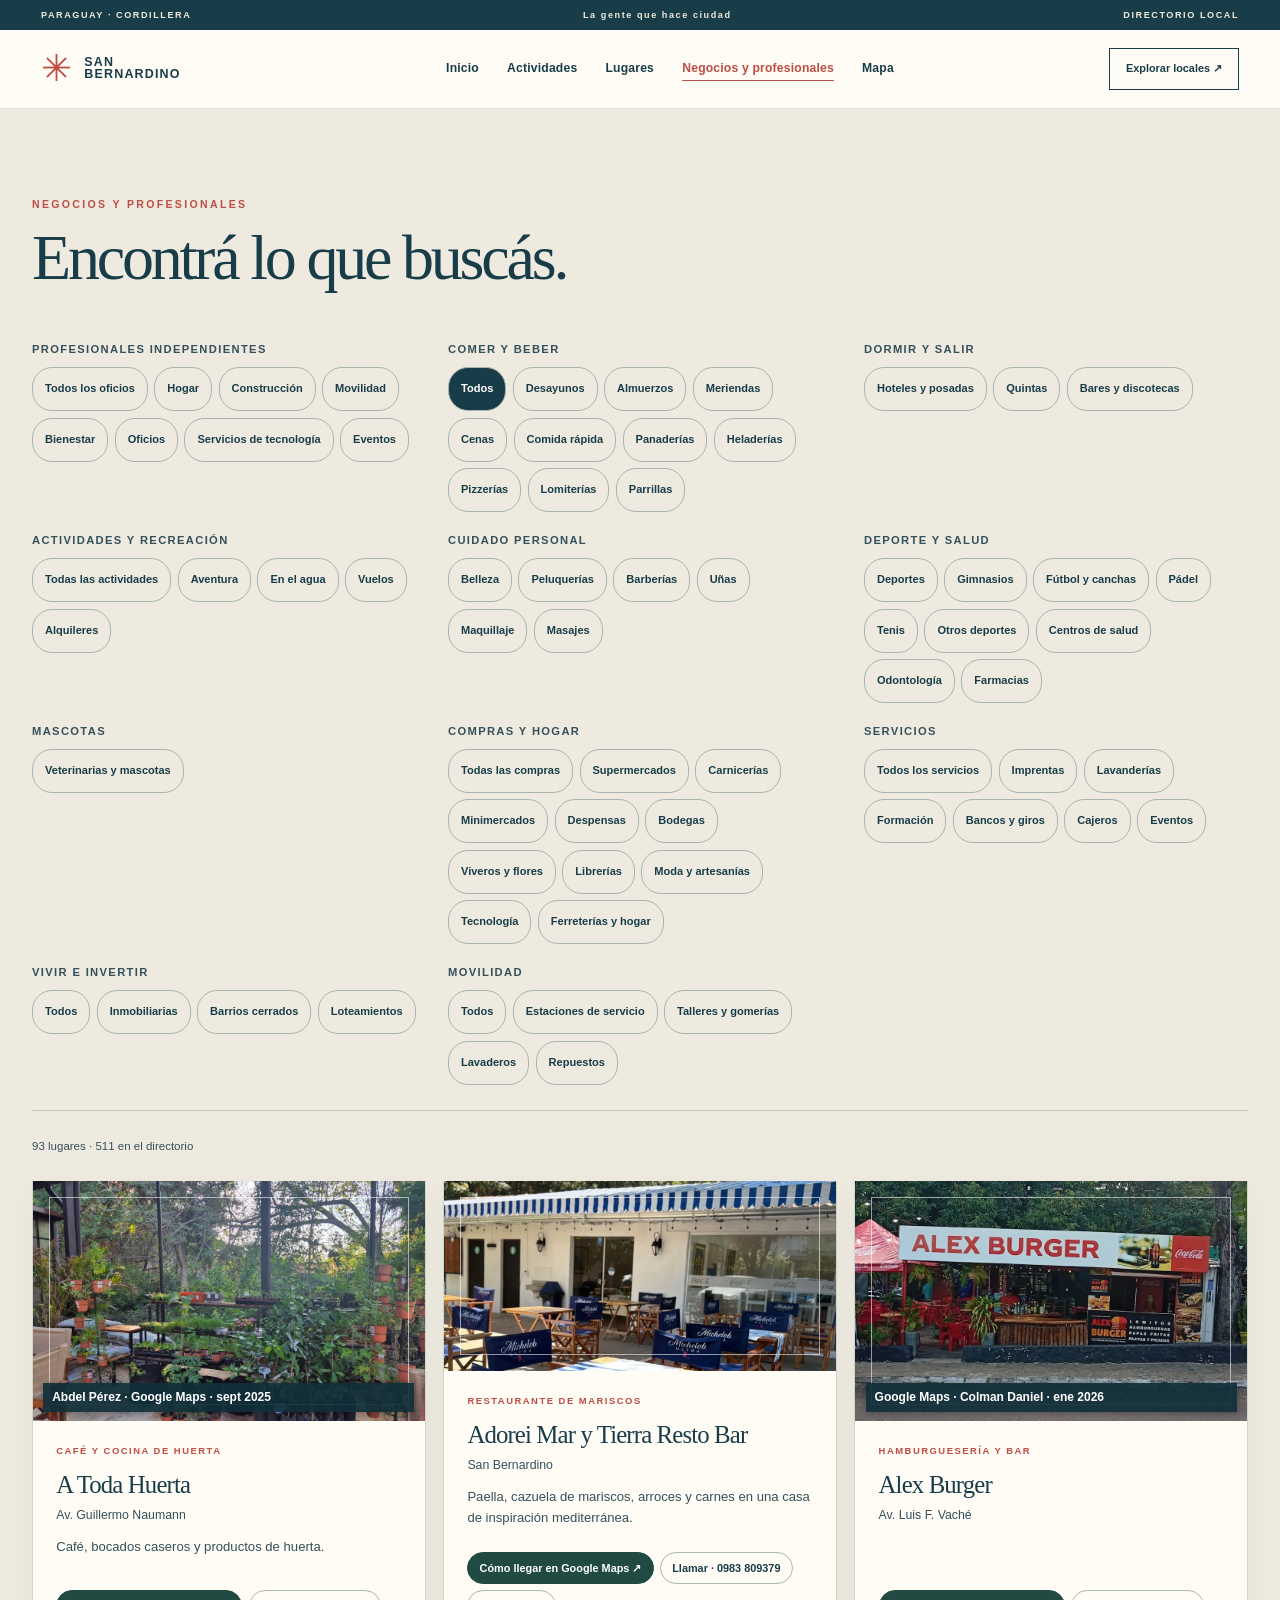
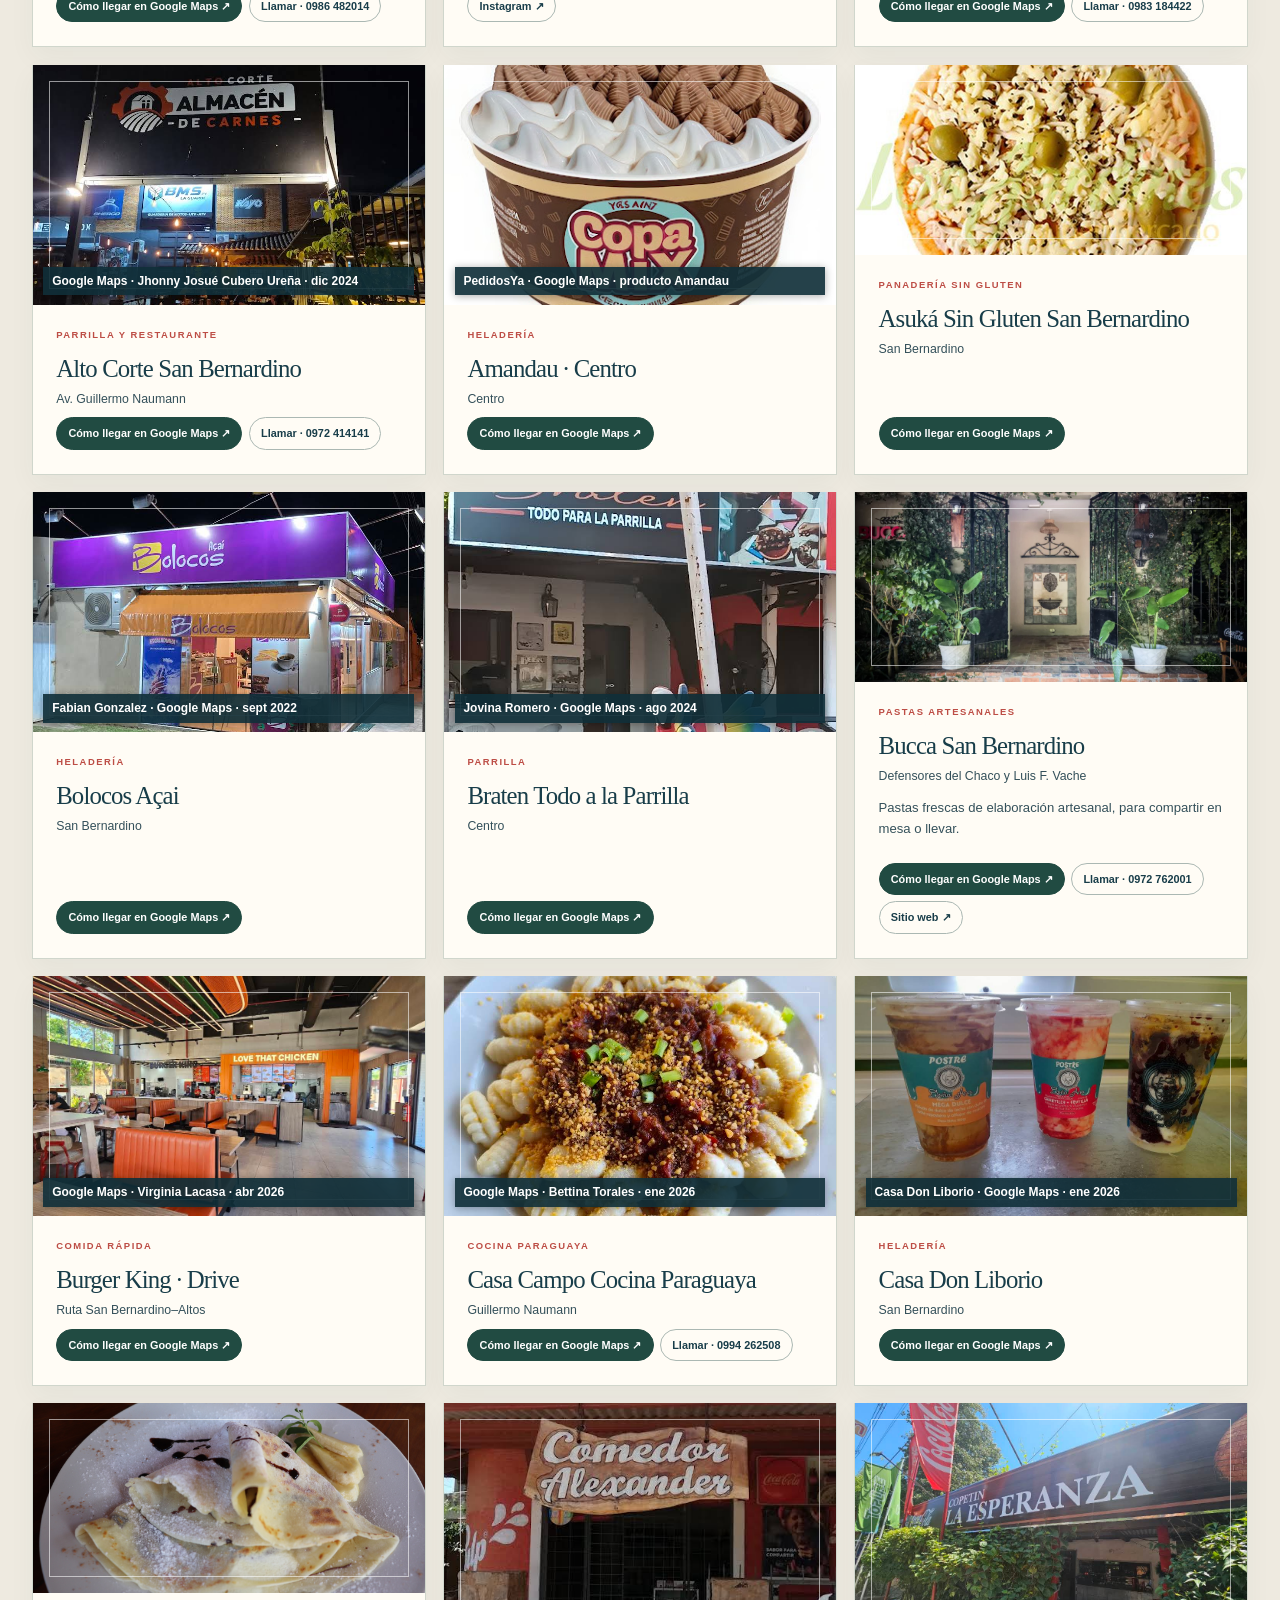
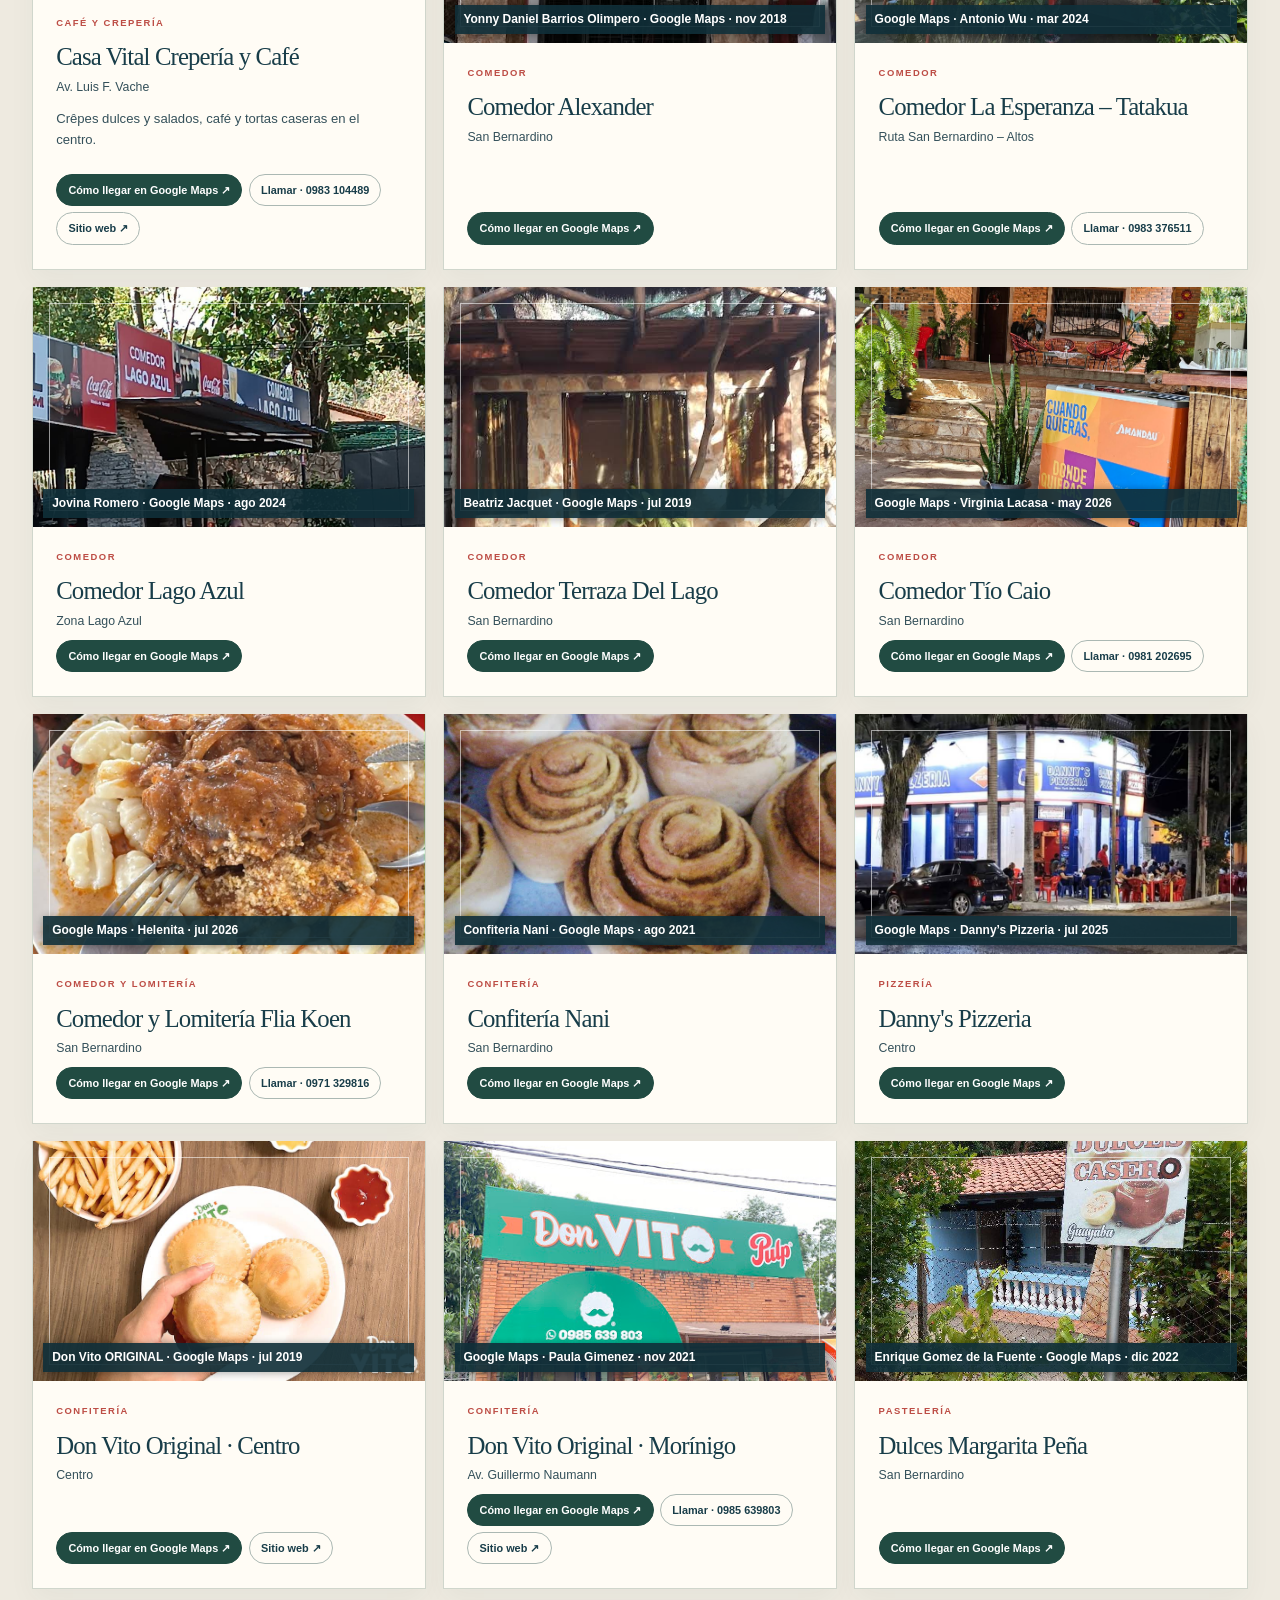
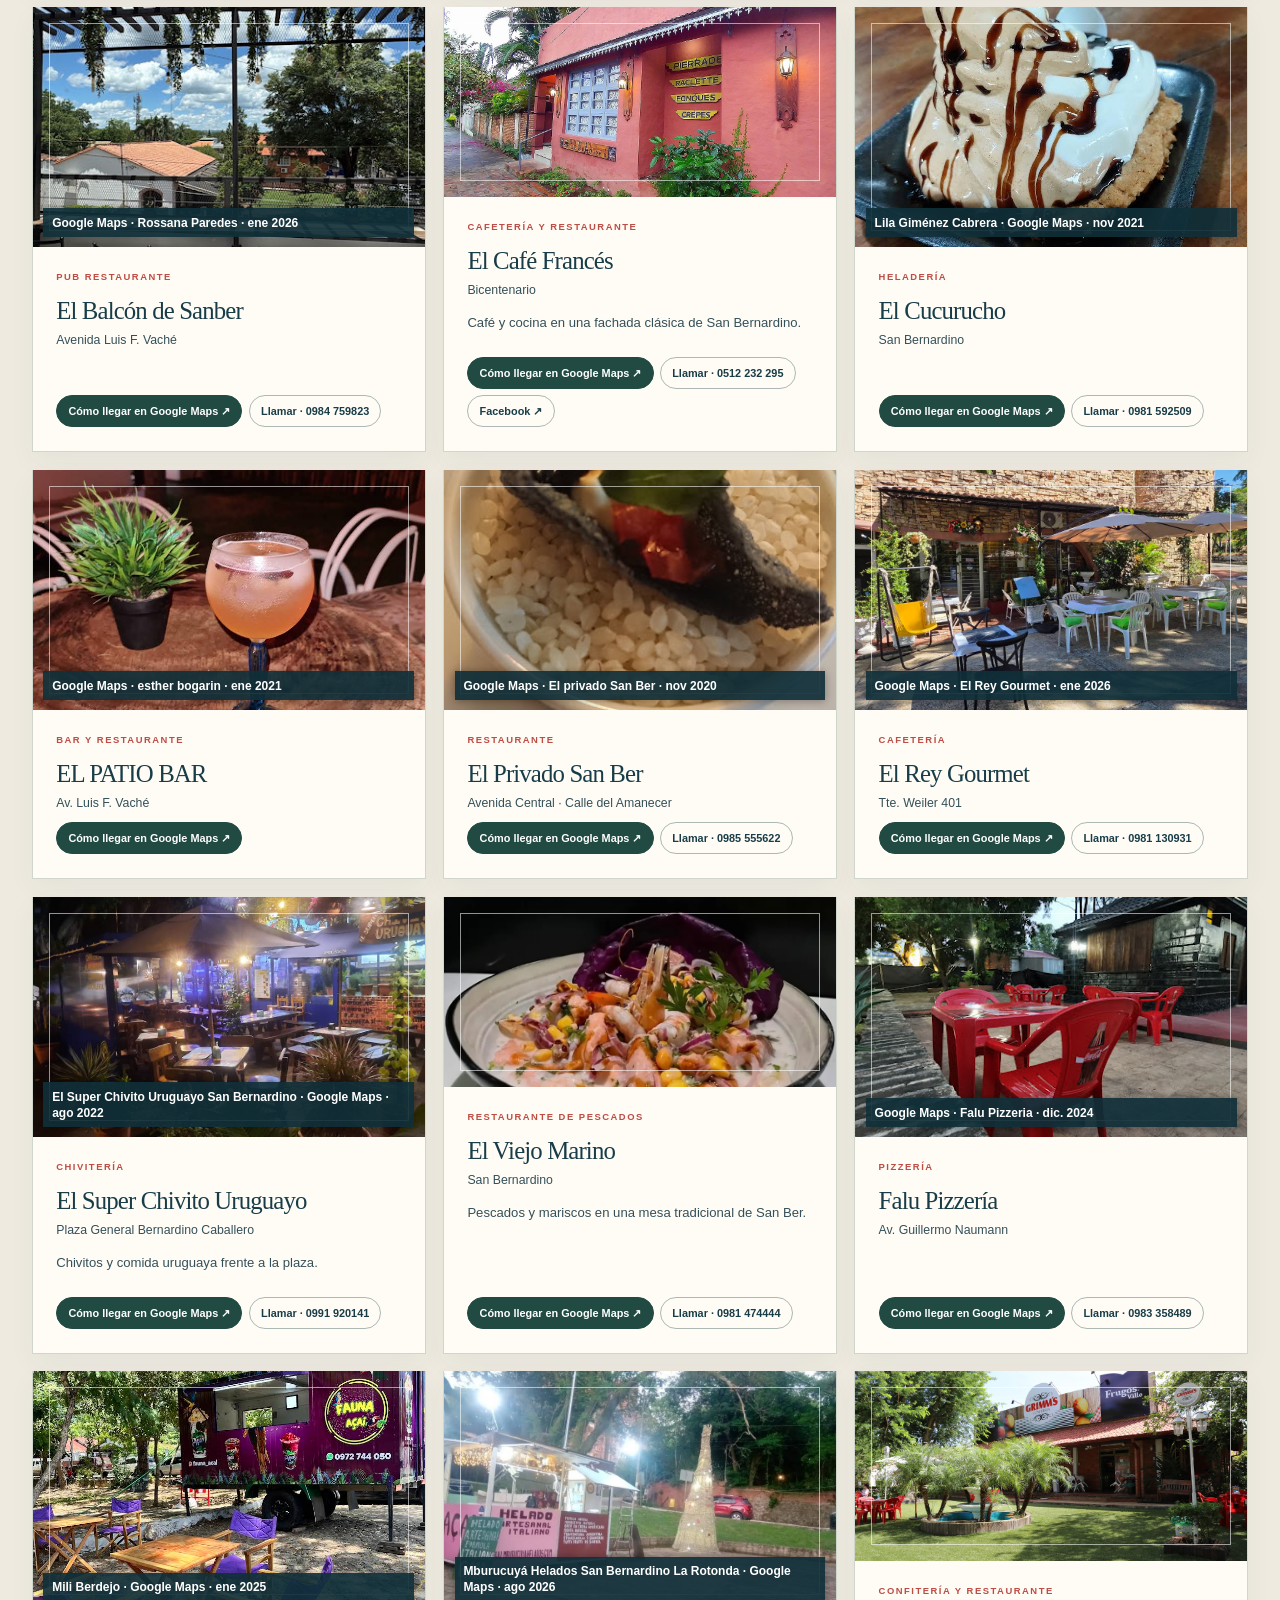
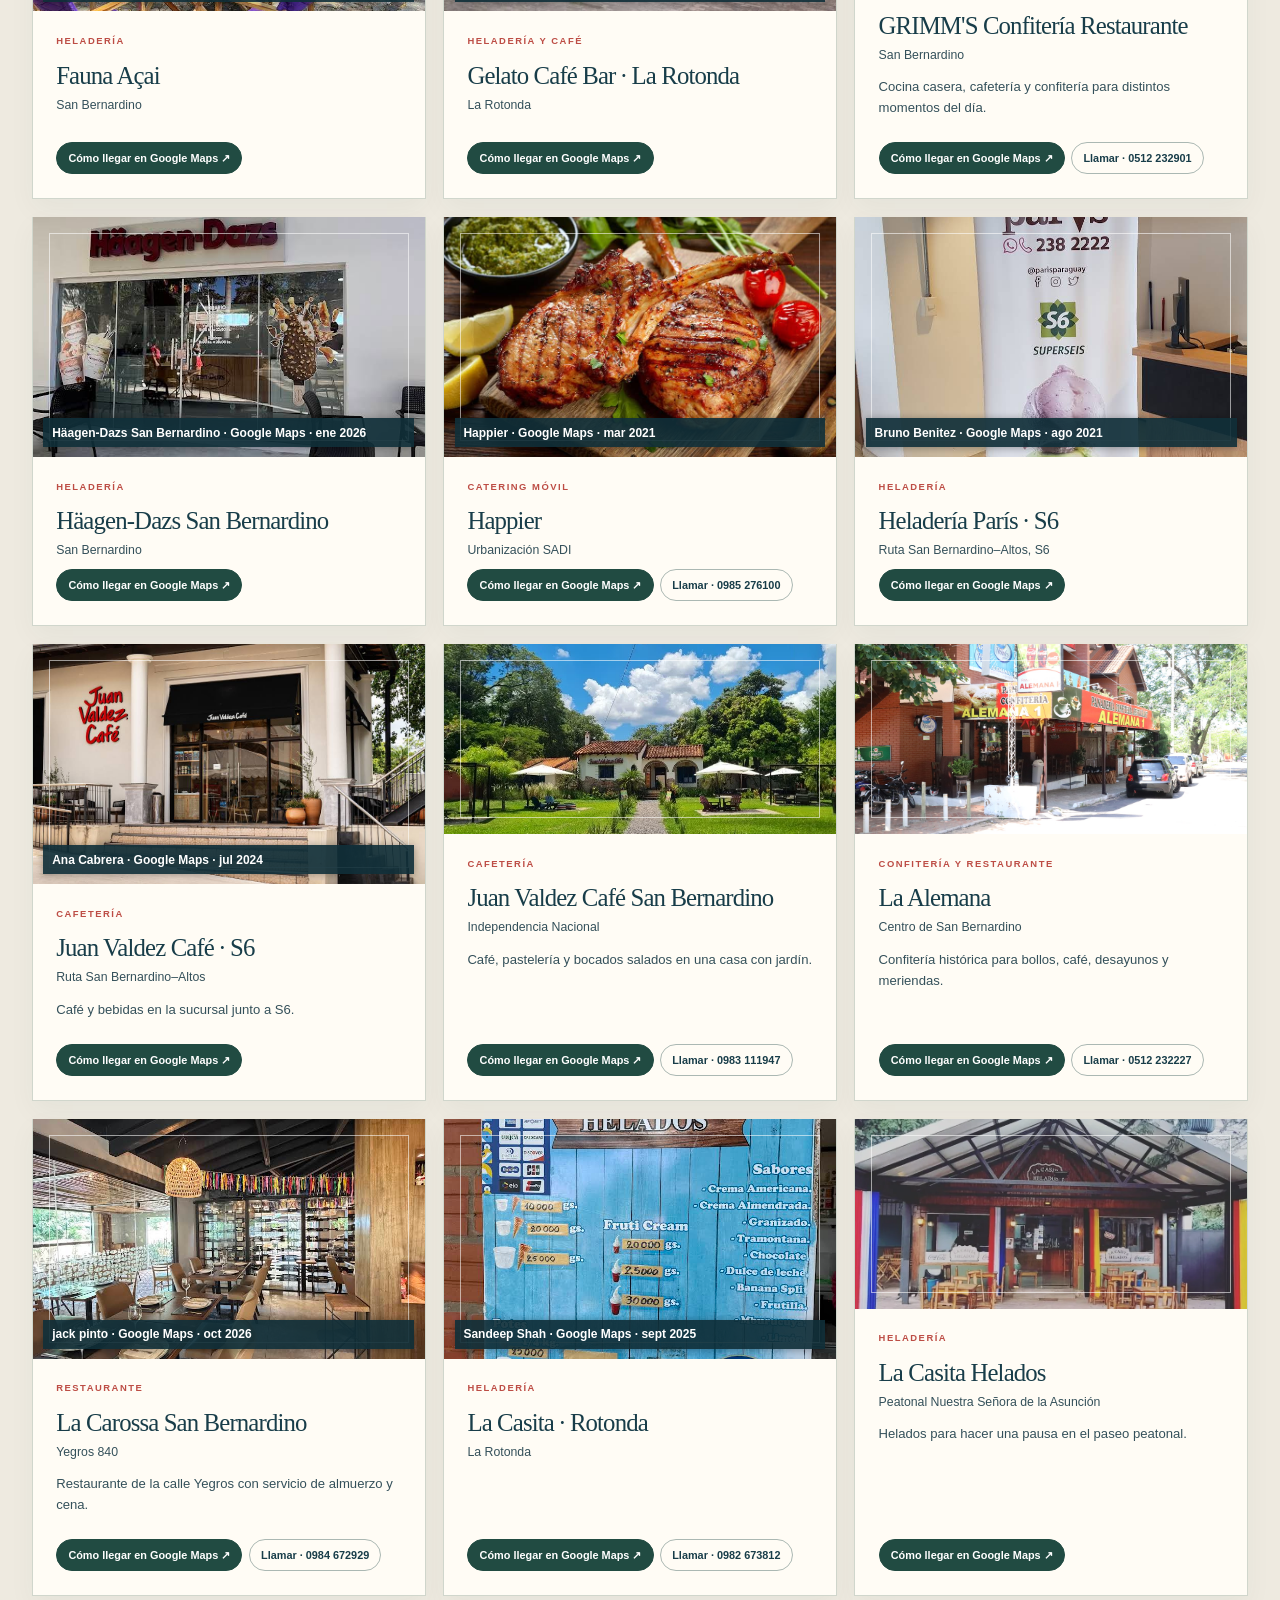
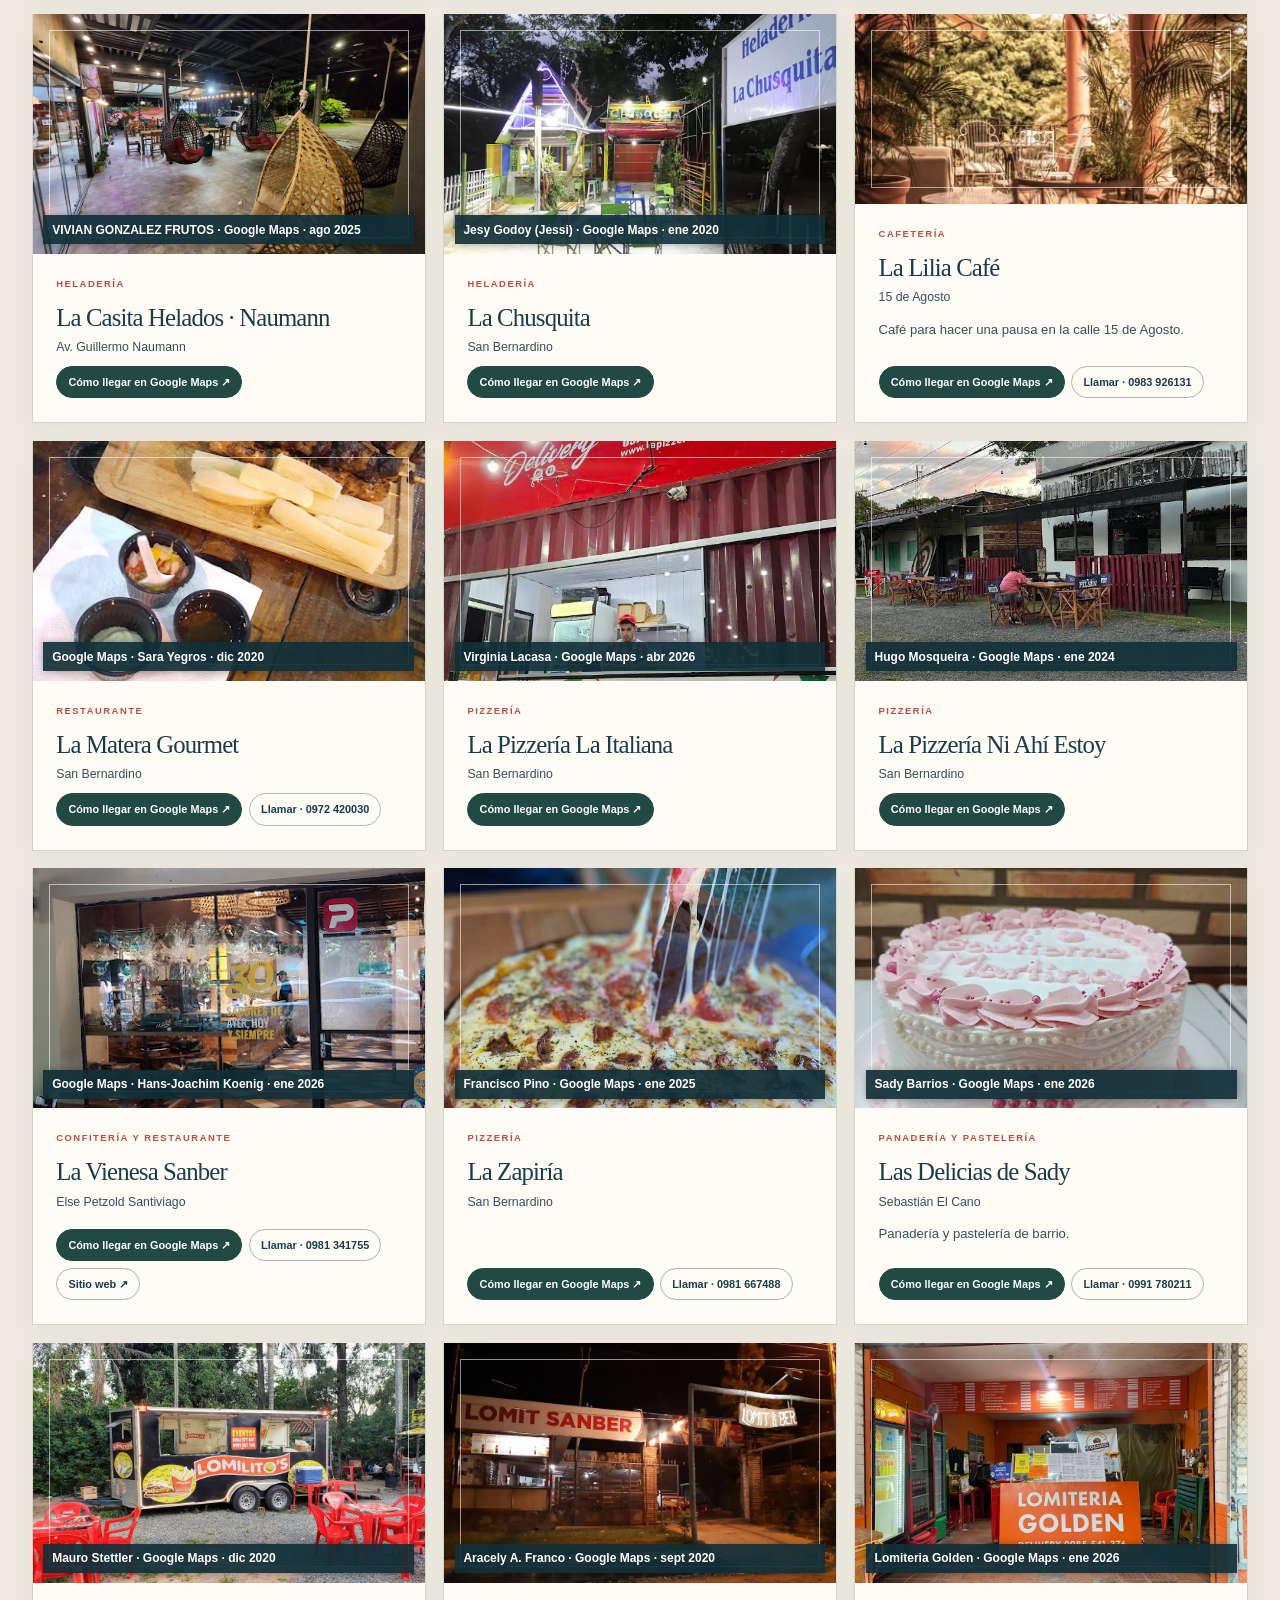
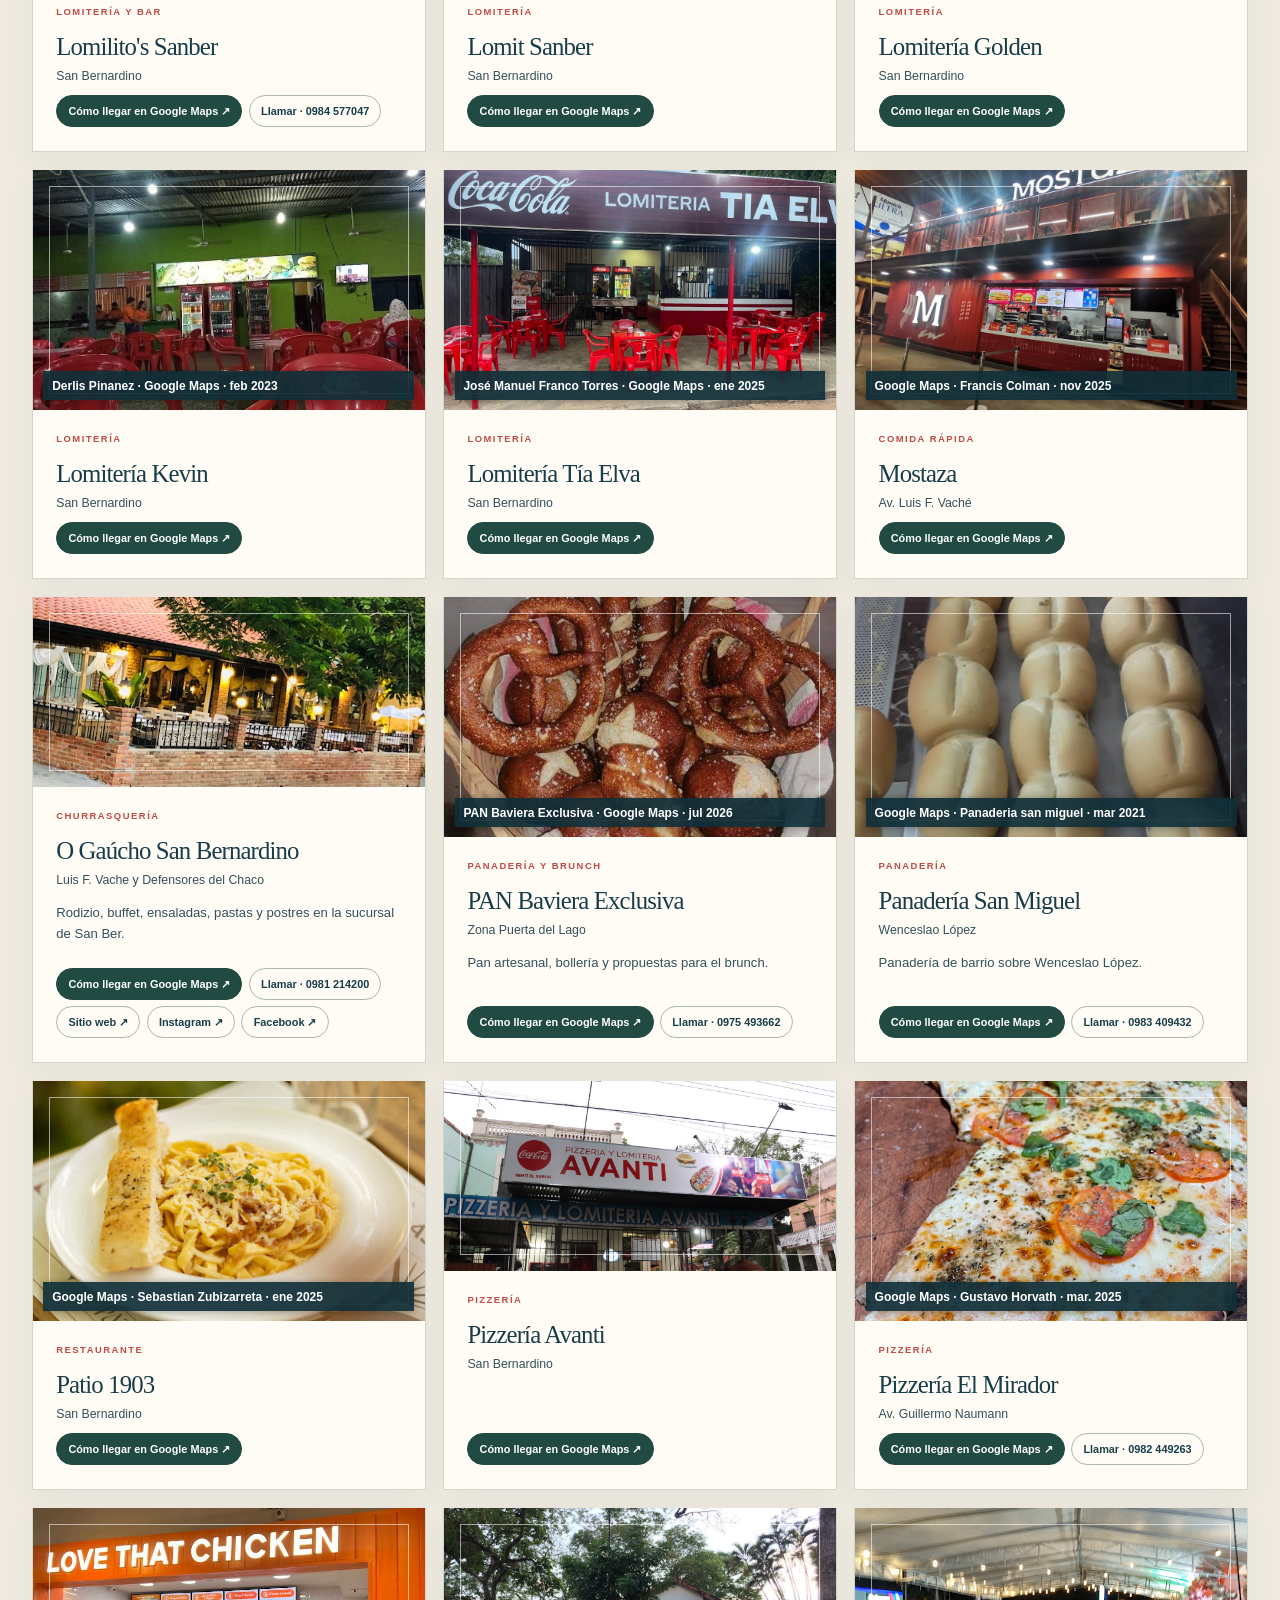
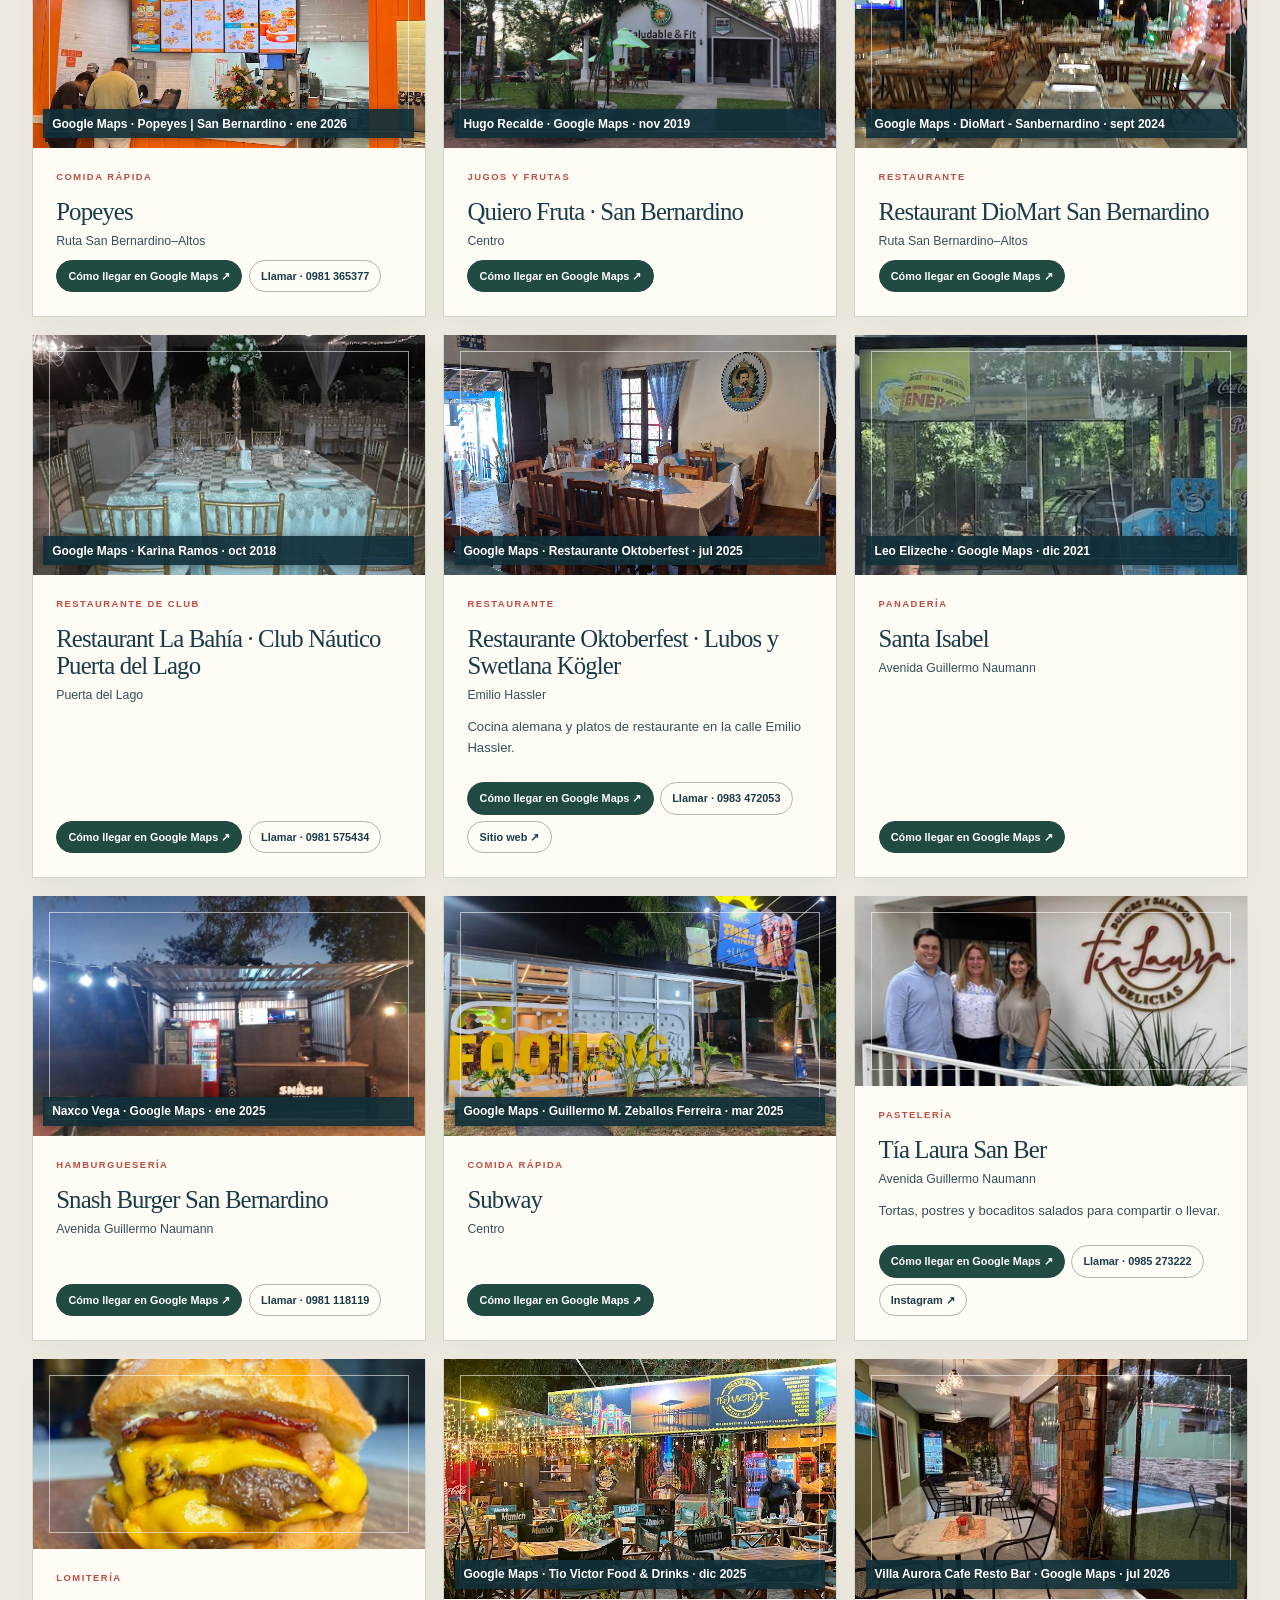
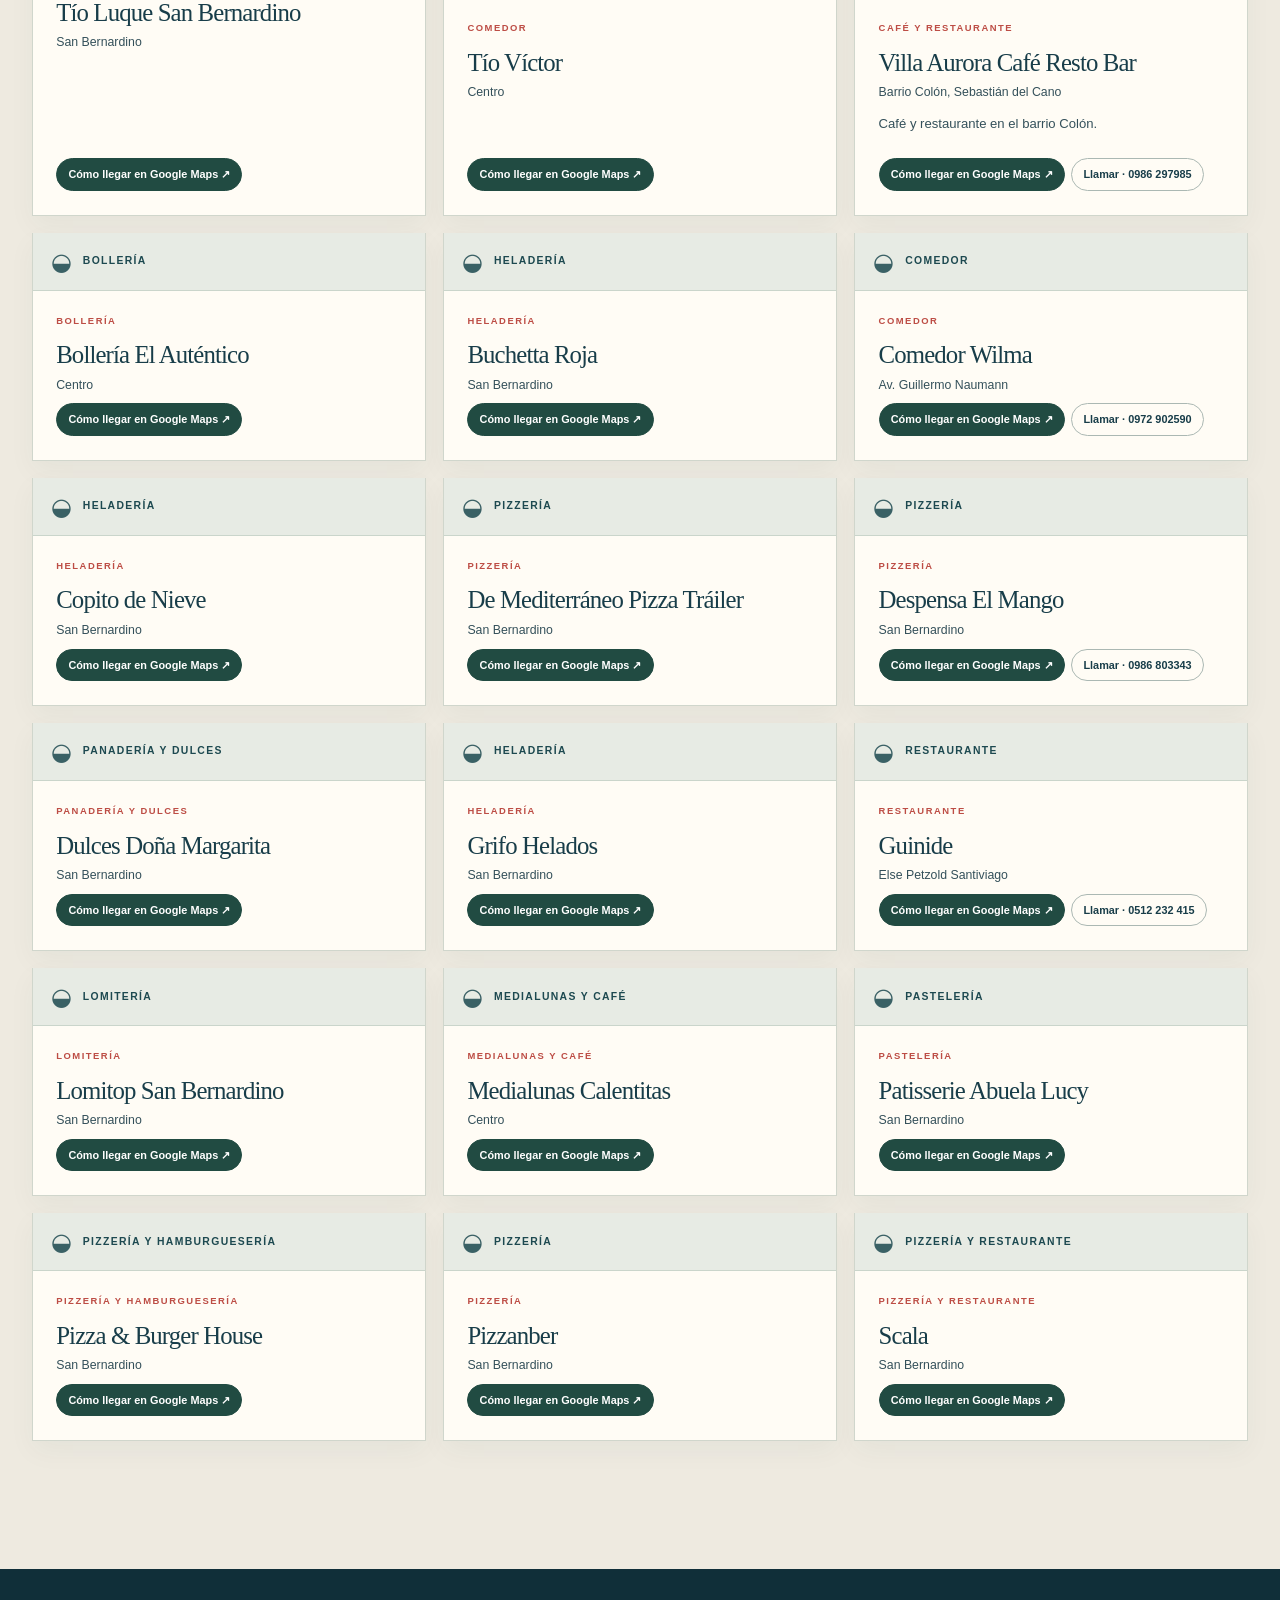
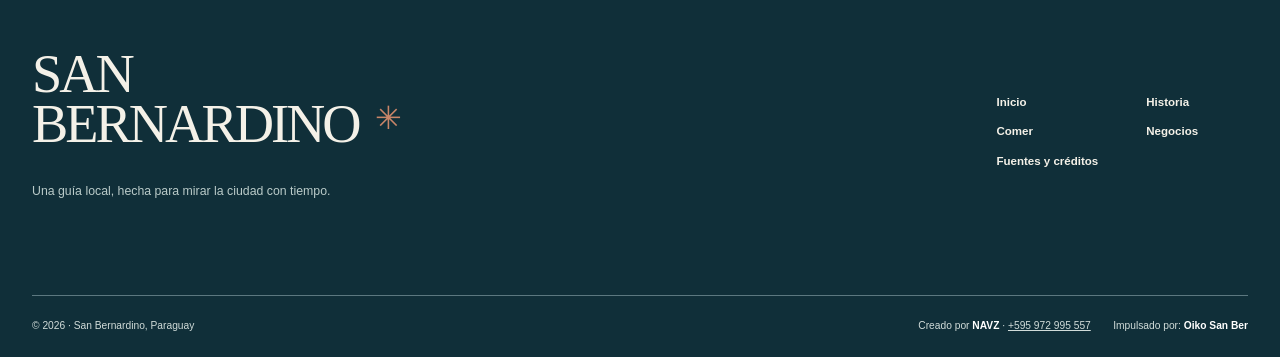
<file: negocios.html>
<!doctype html>
<html lang="es-PY">
<head>
  <!-- Google Tag Manager -->
  <script>(function(w,d,s,l,i){w[l]=w[l]||[];w[l].push({'gtm.start':
  new Date().getTime(),event:'gtm.js'});var f=d.getElementsByTagName(s)[0],
  j=d.createElement(s),dl=l!='dataLayer'?'&l='+l:'';j.async=true;j.src=
  'https://www.googletagmanager.com/gtm.js?id='+i+dl;f.parentNode.insertBefore(j,f);
  })(window,document,'script','dataLayer','GTM-W6FRFP9K');</script>
  <!-- End Google Tag Manager -->
  <meta charset="utf-8">
  <meta name="viewport" content="width=device-width, initial-scale=1">
  <meta name="theme-color" content="#183d49"><link rel="manifest" href="manifest.webmanifest"><link rel="icon" href="assets/icons/icon.svg" type="image/svg+xml"><link rel="apple-touch-icon" href="assets/icons/icon-180.png"><meta name="apple-mobile-web-app-capable" content="yes"><meta name="apple-mobile-web-app-title" content="San Bernardino"><script src="assets/install.js" defer></script>
  <meta name="description" content="Negocios y profesionales independientes de San Bernardino. Explorá comercios y contactos públicos por oficio.">
  <title>Negocios locales · San Bernardino</title>
  <!-- seo:start -->
  <link rel="canonical" href="https://sanber.top/negocios.html">
  <meta name="robots" content="index,follow,max-image-preview:large">
  <meta property="og:type" content="website">
  <meta property="og:locale" content="es_PY">
  <meta property="og:site_name" content="San Bernardino · guía local">
  <meta property="og:title" content="Negocios locales · San Bernardino">
  <meta property="og:description" content="Negocios y profesionales independientes de San Bernardino. Explorá comercios y contactos públicos por oficio.">
  <meta property="og:url" content="https://sanber.top/negocios.html">
  <meta property="og:image" content="https://sanber.top/assets/images/lago-atardecer.jpg">
  <meta property="og:image:width" content="1280">
  <meta property="og:image:height" content="720">
  <meta property="og:image:alt" content="Atardecer sobre el lago Ypacaraí en San Bernardino">
  <meta name="twitter:card" content="summary_large_image">
  <!-- seo:end -->
  <link rel="stylesheet" href="assets/styles.css"><link rel="stylesheet" href="assets/v2.css?v=31"><link rel="stylesheet" href="assets/contactos.css?v=2">
  <script src="assets/app.js?v=28" defer></script>
  <script src="assets/catalogo-ampliado.js?v=41" defer></script>
  <script src="assets/catalogo-revision.js?v=33" defer></script><script src="assets/catalogo-rubros.js?v=35" defer></script><script src="assets/catalogo-zonas.js?v=64" defer></script>
  <script src="assets/contactos.js?v=3" defer></script>
  <script src="assets/negocios.js?v=128" defer></script>
</head>
<body>
  <!-- Google Tag Manager (noscript) -->
  <noscript><iframe src="https://www.googletagmanager.com/ns.html?id=GTM-W6FRFP9K"
  height="0" width="0" style="display:none;visibility:hidden"></iframe></noscript>
  <!-- End Google Tag Manager (noscript) -->
  <a class="skip-link" href="#contenido">Ir al contenido</a>
  <div class="topline"><span>PARAGUAY · CORDILLERA</span><span>La gente que hace ciudad</span><span>DIRECTORIO LOCAL</span></div>
  <header class="site-header" id="arriba"><a class="wordmark" href="index.html" aria-label="Volver a inicio"><span class="wordmark-star">✳</span><span>SAN<br>BERNARDINO</span></a><button class="menu-toggle" type="button" aria-expanded="false" aria-controls="main-nav"><span></span><span></span><span class="sr-only">Abrir menú</span></button><nav class="main-nav" id="main-nav" aria-label="Navegación principal"><a href="index.html">Inicio</a><a href="actividades.html">Actividades</a><a href="lugares.html">Lugares</a><a href="negocios.html" aria-current="page">Negocios y profesionales</a><a href="mapa.html">Mapa</a></nav><a class="header-cta" href="#directorio">Explorar locales ↗</a></header>
  <main id="contenido">
    <section class="business-directory" id="directorio"><div class="wrap"><div class="business-directory-heading"><p class="eyebrow">Negocios y profesionales</p><h1>Encontrá lo que buscás.</h1></div><div class="business-filter-groups" aria-label="Filtrar negocios y profesionales por rubro"><div class="business-filter-group"><h2>Profesionales independientes</h2><div class="business-filters" role="group" aria-label="Profesionales independientes"><button type="button" data-business-filter="profesionales" aria-pressed="false">Todos los oficios</button><button type="button" data-business-filter="profesionales-hogar" aria-pressed="false">Hogar</button><button type="button" data-business-filter="profesionales-construccion" aria-pressed="false">Construcción</button><button type="button" data-business-filter="profesionales-movilidad" aria-pressed="false">Movilidad</button><button type="button" data-business-filter="profesionales-bienestar" aria-pressed="false">Bienestar</button><button type="button" data-business-filter="profesionales-oficios" aria-pressed="false">Oficios</button><button type="button" data-business-filter="profesionales-tecnologia" aria-pressed="false">Servicios de tecnología</button><button type="button" data-business-filter="profesionales-eventos" aria-pressed="false">Eventos</button></div></div><div class="business-filter-group"><h2>Comer y beber</h2><div class="business-filters" role="group" aria-label="Comer y beber"><button type="button" data-business-filter="comer" aria-pressed="true" class="active">Todos</button><button type="button" data-business-filter="desayuno" aria-pressed="false">Desayunos</button><button type="button" data-business-filter="almuerzo" aria-pressed="false">Almuerzos</button><button type="button" data-business-filter="merienda" aria-pressed="false">Meriendas</button><button type="button" data-business-filter="cena" aria-pressed="false">Cenas</button><button type="button" data-business-filter="rapida" aria-pressed="false">Comida rápida</button><button type="button" data-business-filter="panaderias" aria-pressed="false">Panaderías</button><button type="button" data-business-filter="heladerias" aria-pressed="false">Heladerías</button><button type="button" data-business-filter="pizzerias" aria-pressed="false">Pizzerías</button><button type="button" data-business-filter="lomiterias" aria-pressed="false">Lomiterías</button><button type="button" data-business-filter="parrillas" aria-pressed="false">Parrillas</button></div></div><div class="business-filter-group"><h2>Dormir y salir</h2><div class="business-filters" role="group" aria-label="Dormir y salir"><button type="button" data-business-filter="dormir" aria-pressed="false">Hoteles y posadas</button><button type="button" data-business-filter="quintas" aria-pressed="false">Quintas</button><button type="button" data-business-filter="noche" aria-pressed="false">Bares y discotecas</button></div></div><div class="business-filter-group"><h2>Actividades y recreación</h2><div class="business-filters" role="group" aria-label="Actividades y recreación"><button type="button" data-business-filter="recreacion" aria-pressed="false">Todas las actividades</button><button type="button" data-business-filter="aventura" aria-pressed="false">Aventura</button><button type="button" data-business-filter="acuaticas" aria-pressed="false">En el agua</button><button type="button" data-business-filter="vuelos" aria-pressed="false">Vuelos</button><button type="button" data-business-filter="alquileres" aria-pressed="false">Alquileres</button></div></div><div class="business-filter-group"><h2>Cuidado personal</h2><div class="business-filters" role="group" aria-label="Cuidado personal"><button type="button" data-business-filter="belleza" aria-pressed="false">Belleza</button><button type="button" data-business-filter="peluqueria" aria-pressed="false">Peluquerías</button><button type="button" data-business-filter="barberia" aria-pressed="false">Barberías</button><button type="button" data-business-filter="unas" aria-pressed="false">Uñas</button><button type="button" data-business-filter="maquillaje" aria-pressed="false">Maquillaje</button><button type="button" data-business-filter="masajes" aria-pressed="false">Masajes</button></div></div><div class="business-filter-group"><h2>Deporte y salud</h2><div class="business-filters" role="group" aria-label="Deporte y salud"><button type="button" data-business-filter="deportes" aria-pressed="false">Deportes</button><button type="button" data-business-filter="gimnasios" aria-pressed="false">Gimnasios</button><button type="button" data-business-filter="canchas-futbol" aria-pressed="false">Fútbol y canchas</button><button type="button" data-business-filter="padel" aria-pressed="false">Pádel</button><button type="button" data-business-filter="tenis" aria-pressed="false">Tenis</button><button type="button" data-business-filter="otros-deportes" aria-pressed="false">Otros deportes</button><button type="button" data-business-filter="centros-salud" aria-pressed="false">Centros de salud</button><button type="button" data-business-filter="odontologia" aria-pressed="false">Odontología</button><button type="button" data-business-filter="farmacias" aria-pressed="false">Farmacias</button></div></div><div class="business-filter-group"><h2>Mascotas</h2><div class="business-filters" role="group" aria-label="Mascotas"><button type="button" data-business-filter="mascotas" aria-pressed="false">Veterinarias y mascotas</button></div></div><div class="business-filter-group"><h2>Compras y hogar</h2><div class="business-filters" role="group" aria-label="Compras y hogar"><button type="button" data-business-filter="compras" aria-pressed="false">Todas las compras</button><button type="button" data-business-filter="supermercados" aria-pressed="false">Supermercados</button><button type="button" data-business-filter="carnicerias" aria-pressed="false">Carnicerías</button><button type="button" data-business-filter="minimercados" aria-pressed="false">Minimercados</button><button type="button" data-business-filter="despensas" aria-pressed="false">Despensas</button><button type="button" data-business-filter="bodegas" aria-pressed="false">Bodegas</button><button type="button" data-business-filter="florerias" aria-pressed="false">Viveros y flores</button><button type="button" data-business-filter="librerias" aria-pressed="false">Librerías</button><button type="button" data-business-filter="tiendas" aria-pressed="false">Moda y artesanías</button><button type="button" data-business-filter="tecnologia" aria-pressed="false">Tecnología</button><button type="button" data-business-filter="hogar" aria-pressed="false">Ferreterías y hogar</button></div></div><div class="business-filter-group"><h2>Servicios</h2><div class="business-filters" role="group" aria-label="Servicios"><button type="button" data-business-filter="servicios" aria-pressed="false">Todos los servicios</button><button type="button" data-business-filter="imprentas" aria-pressed="false">Imprentas</button><button type="button" data-business-filter="lavanderias" aria-pressed="false">Lavanderías</button><button type="button" data-business-filter="formacion" aria-pressed="false">Formación</button><button type="button" data-business-filter="bancos" aria-pressed="false">Bancos y giros</button><button type="button" data-business-filter="cajeros" aria-pressed="false">Cajeros</button><button type="button" data-business-filter="eventos" aria-pressed="false">Eventos</button></div></div><div class="business-filter-group"><h2>Vivir e invertir</h2><div class="business-filters" role="group" aria-label="Vivir e invertir"><button type="button" data-business-filter="inmuebles" aria-pressed="false">Todos</button><button type="button" data-business-filter="inmobiliarias" aria-pressed="false">Inmobiliarias</button><button type="button" data-business-filter="barrios" aria-pressed="false">Barrios cerrados</button><button type="button" data-business-filter="loteamientos" aria-pressed="false">Loteamientos</button></div></div><div class="business-filter-group"><h2>Movilidad</h2><div class="business-filters" role="group" aria-label="Movilidad"><button type="button" data-business-filter="movilidad" aria-pressed="false">Todos</button><button type="button" data-business-filter="estaciones" aria-pressed="false">Estaciones de servicio</button><button type="button" data-business-filter="talleres" aria-pressed="false">Talleres y gomerías</button><button type="button" data-business-filter="lavaderos" aria-pressed="false">Lavaderos</button><button type="button" data-business-filter="repuestos" aria-pressed="false">Repuestos</button></div></div></div><p class="business-count" id="business-count" aria-live="polite"></p><div class="business-grid" id="business-grid"></div><p class="contact-source" id="professional-source" hidden>Contactos de la guía de servicios de la Cámara de Comercio y Turismo de San Bernardino y datos de NAVZ. <a href="creditos.html">Ver fuentes ↗</a></p><div class="business-empty" id="business-empty" hidden>No encontramos fichas en esta selección. Probá otro rubro o nombre.</div></div></section>

  </main>
  <footer class="site-footer"><div class="wrap footer-main"><div><span class="footer-mark">SAN<br>BERNARDINO<span class="asterisk">✳</span></span><p>Una guía local, hecha para mirar la ciudad con tiempo.</p></div><div class="footer-links"><a href="index.html">Inicio</a><a href="historia.html">Historia</a><a href="negocios.html?rubro=comer">Comer</a><a href="negocios.html">Negocios</a><a href="creditos.html">Fuentes y créditos</a></div></div><div class="wrap footer-bottom"><span>© <span id="year">2026</span> · San Bernardino, Paraguay</span><div class="signature"><span>Creado por <strong>NAVZ</strong> · <a href="tel:+595972995557">+595 972 995 557</a></span><span>Impulsado por: <strong>Oiko San Ber</strong></span></div></div></footer>
</body>
</html>
</file>
<file: assets/styles.css>
:root{--ink:#183d49;--forest:#214b42;--paper:#f6f2e9;--ivory:#fffcf5;--sand:#e7dcc7;--red:#bd4d45;--gold:#c5a069;--line:#d8d6cc;--body:#34505a;--serif:Georgia,'Times New Roman',serif;--sans:'Segoe UI',Arial,sans-serif}
*,*::before,*::after{box-sizing:border-box}html{scroll-behavior:smooth;scroll-padding-top:86px}body{margin:0;background:var(--paper);color:var(--ink);font:16px/1.62 var(--sans);-webkit-font-smoothing:antialiased}img{max-width:100%;display:block}a{color:inherit;text-decoration:none}button,input{font:inherit}button{cursor:pointer}h1,h2,h3,p,figure{margin-top:0}h1,h2,h3{line-height:1.08}h1,h2,h3,.footer-mark{font-family:var(--serif);font-weight:400}h2{font-size:clamp(2.7rem,4.5vw,5.3rem);letter-spacing:-.045em}h3{font-size:2rem}em{font-weight:400}.wrap{width:min(100% - 64px,1320px);margin-inline:auto}.eyebrow{font-size:.66rem;font-weight:700;letter-spacing:.22em;text-transform:uppercase;color:var(--red);line-height:1.5}.eyebrow.light{color:#e6c79b}.sr-only{position:absolute;width:1px;height:1px;padding:0;margin:-1px;overflow:hidden;clip:rect(0,0,0,0);white-space:nowrap;border:0}.skip-link{position:absolute;z-index:99;left:1rem;top:-4rem;padding:.7rem 1rem;background:#fff;color:#102e37}.skip-link:focus{top:1rem}:focus-visible{outline:3px solid #d99557;outline-offset:3px}.topline{height:30px;padding:0 3.2%;display:flex;justify-content:space-between;align-items:center;background:var(--ink);color:#f0e9da;font-size:.57rem;font-weight:700;letter-spacing:.17em}.site-header{height:79px;padding:0 3.2%;display:flex;align-items:center;gap:2.5rem;background:var(--ivory);position:relative;z-index:20;border-bottom:1px solid #e6e1d6}.wordmark{font:700 .78rem/.95 var(--sans);letter-spacing:.095em;display:flex;align-items:center;gap:.7rem;min-width:190px}.wordmark-star{font-size:2.3rem;line-height:1;color:var(--red);font-weight:400}.main-nav{display:flex;align-items:center;justify-content:center;gap:clamp(.9rem,2.2vw,2.5rem);margin:auto}.main-nav a{font-size:.76rem;font-weight:700;letter-spacing:.015em;transition:color .2s}.main-nav a:hover{color:var(--red)}.header-cta{border:1px solid var(--ink);padding:.7rem 1rem;font-size:.68rem;font-weight:700;white-space:nowrap;transition:background .2s,color .2s}.header-cta span{margin-left:.5rem}.header-cta:hover{background:var(--ink);color:#fff}.menu-toggle{display:none}.hero{height:min(760px,calc(100svh - 109px));min-height:620px;position:relative;color:#fff;overflow:hidden;background:#213e48}.hero-image,.hero-image-shade{position:absolute;inset:0}.hero-image img{width:100%;height:100%;object-fit:cover;object-position:center 45%}.hero-image-shade{background:linear-gradient(90deg,rgba(8,35,42,.88) 0%,rgba(8,35,42,.56) 42%,rgba(8,35,42,.02) 86%),linear-gradient(0deg,rgba(7,28,36,.36),transparent 35%)}.hero-content{position:relative;z-index:2;padding-top:clamp(7rem,13vh,12rem)}.hero-content h1{font-size:clamp(4.5rem,8vw,9rem);line-height:.97;letter-spacing:-.065em;margin:.8rem 0 1.7rem;max-width:850px}.hero-content h1 em{color:#ead9b8}.hero-content>p:not(.eyebrow){max-width:500px;font-size:1rem;line-height:1.85;color:#f0eee8}.hero-actions{display:flex;align-items:center;gap:2rem;margin-top:2.2rem}.button{display:inline-flex;gap:1.7rem;align-items:center;justify-content:space-between;padding:1rem 1.3rem;font-size:.73rem;font-weight:700;line-height:1.4;transition:transform .2s,background .2s,color .2s}.button:hover{transform:translateY(-2px)}.button-light{background:#f8f4eb;color:var(--ink)}.text-link{font-size:.78rem;font-weight:700;border-bottom:1px solid currentColor;padding-bottom:.3rem;display:inline-flex;gap:.8rem;align-items:center}.text-link.light{color:#f5f0e7}.hero-side{position:absolute;right:3.2%;bottom:50%;transform:translateY(50%);writing-mode:vertical-rl;z-index:3;font-size:.6rem;font-weight:700;letter-spacing:.2em;display:flex;align-items:center;gap:4rem}.intro{padding-block:7.5rem 8rem;display:grid;grid-template-columns:130px 1.5fr .78fr;gap:3rem;align-items:start}.intro h2{margin:1rem 0 0}.intro h2 em{color:var(--forest)}.intro-stamp{width:112px;height:112px;border:1px solid var(--red);border-radius:50%;display:flex;flex-direction:column;align-items:center;justify-content:center;transform:rotate(-12deg);font:500 1.35rem/1 var(--serif);color:var(--red)}.intro-stamp span{font:700 .53rem/2 var(--sans);letter-spacing:.15em}.intro-copy{margin:3rem 0 0;color:var(--body);line-height:1.85}.explore-block{background:#ece6d9;padding:7rem 0 8rem}.section-head{display:flex;justify-content:space-between;align-items:end;gap:3rem;margin-bottom:3rem}.section-head h2{margin:.7rem 0 0}.section-head>p{max-width:330px;color:var(--body);margin:0 0 .5rem;font-size:.92rem}.explore-grid{display:grid;grid-template-columns:1.18fr .92fr .92fr;grid-auto-rows:310px;gap:12px}.explore-card{position:relative;padding:1.65rem 1.8rem;overflow:hidden;display:flex;flex-direction:column;justify-content:space-between;transition:transform .25s}.explore-card:hover{transform:translateY(-4px)}.explore-card-photo{grid-row:span 2;color:#fff}.explore-card-photo img,.card-overlay{position:absolute;inset:0;width:100%;height:100%;object-fit:cover}.explore-card-photo img{object-position:43% center}.card-overlay{background:linear-gradient(0deg,rgba(12,40,47,.8),rgba(9,44,49,.1) 65%)}.explore-card>*:not(img):not(.card-overlay){position:relative}.card-index{font-size:.59rem;font-weight:700;letter-spacing:.2em}.explore-card strong{font:400 clamp(2.1rem,3vw,3.9rem)/1.08 var(--serif);letter-spacing:-.04em}.explore-card p{font-size:.82rem;max-width:235px;line-height:1.6;margin:0 0 1rem}.card-arrow{position:absolute!important;right:1.6rem;bottom:1.4rem;font-size:1.7rem;line-height:1}.explore-card.forest{background:#245446;color:#f8f5e9}.explore-card.sand{background:#d9c9ad;color:#193c47}.explore-card.blue{background:#275a70;color:#f7f2e6}.explore-card.red{background:#a94d45;color:#fff6e7}.explore-card.ivory{background:#faf8f0;color:#183d49}.decor-line{height:1px;width:67%;background:#d4bd91;transform:rotate(-25deg);transform-origin:left}.card-ornament{font:400 3rem var(--serif);align-self:center;letter-spacing:-.15em;opacity:.45}.card-ornament span{font-family:var(--sans);padding:0 .5rem}.history-section{display:grid;grid-template-columns:50% 50%;min-height:700px;background:var(--ink);color:#f5f1e8}.history-image{position:relative;min-height:620px}.history-image img{width:100%;height:100%;object-fit:cover;filter:saturate(.75)}.history-image>span{position:absolute;bottom:1.4rem;left:1.8rem;color:#fff;font-size:.58rem;letter-spacing:.16em;background:rgba(14,39,44,.6);padding:.4rem .6rem}.history-content{padding:clamp(4rem,7vw,8rem) clamp(2.4rem,6.8vw,8rem);display:flex;flex-direction:column;align-items:flex-start;justify-content:center}.history-content h2{max-width:650px;margin:.8rem 0 2rem}.history-content p:not(.eyebrow){max-width:600px;color:#d8dfdc;font-size:.89rem;line-height:1.9}.history-content strong{color:#fff}.history-flagline{display:flex;align-items:center;gap:.65rem;margin:1.7rem 0 2.5rem;font-size:.67rem;letter-spacing:.03em;color:#e3e8e3}.history-flagline>span:last-child{margin-left:.4rem}.flag{width:23px;height:15px;display:inline-block;flex:none;box-shadow:0 0 0 1px rgba(255,255,255,.5)}.flag-py{background:linear-gradient(#d84b49 0 33%,#fff 33% 66%,#285092 66%)}.flag-de{background:linear-gradient(#111 0 33%,#d73735 33% 66%,#e7bb46 66%)}.flag-ch{width:15px;background:#d72d30;position:relative}.flag-ch:before,.flag-ch:after{content:'';position:absolute;background:#fff;left:50%;top:50%;transform:translate(-50%,-50%)}.flag-ch:before{width:9px;height:3px}.flag-ch:after{height:9px;width:3px}.places-section{padding-block:8rem}.place-list{border-top:1px solid var(--line)}.place-row{display:grid;grid-template-columns:70px 1fr 130px;gap:1.4rem;border-bottom:1px solid var(--line);padding:1.9rem .5rem;align-items:center;transition:background .2s}.place-row:hover{background:#eee9dd}.row-no{font:italic 1.4rem var(--serif);color:var(--red);align-self:start}.row-type{font-size:.62rem;font-weight:700;letter-spacing:.18em;color:var(--red);margin-bottom:.45rem}.place-row h3{margin:0 0 .45rem}.place-row div>p:last-child{margin:0;color:var(--body);font-size:.86rem;max-width:680px}.place-row>a{font-size:.72rem;font-weight:700;text-align:right}.lake-banner{position:relative;min-height:580px;color:#fff;background:#184553;display:flex;align-items:center}.lake-banner-image{position:absolute;inset:0}.lake-banner-image img{width:100%;height:100%;object-fit:cover;object-position:center 60%;filter:brightness(.55) saturate(.8)}.lake-banner-text{position:relative;padding-block:6rem}.lake-banner h2{max-width:850px;margin:.8rem 0 1.3rem}.lake-banner p:not(.eyebrow){max-width:550px;font-size:.91rem;line-height:1.85}.lake-banner .button{margin-top:1rem}.food-section{padding-block:8rem}.food-grid{display:grid;grid-template-columns:repeat(4,1fr);gap:1px;background:#d5cfc1;border:1px solid #d5cfc1}.food-grid a{min-height:280px;background:var(--ivory);padding:1.5rem;display:flex;flex-direction:column;justify-content:space-between;transition:background .2s}.food-grid a:hover{background:#e8ddc9}.food-grid span{font-size:.6rem;font-weight:700;letter-spacing:.18em;color:var(--red)}.food-grid strong{font:400 clamp(1.5rem,2vw,2.5rem)/1.18 var(--serif);letter-spacing:-.035em}.food-grid i{font-size:.7rem;font-style:normal;font-weight:700}.directory-section{background:#e9e4d9;padding:7rem 0}.directory-section .section-head{align-items:start}.directory-controls>label{font-size:.72rem;font-weight:700;display:block;margin-bottom:.5rem}.search-box{position:relative;max-width:480px}.search-box input{width:100%;border:1px solid #b9c1bc;border-radius:0;background:#fffdf6;padding:.85rem 3rem .85rem 1rem;outline-offset:2px}.search-box span{position:absolute;right:1rem;top:0;font-size:2rem;line-height:1.35}.filter-row{display:flex;gap:.5rem;overflow-x:auto;padding:1.5rem 0 .8rem;scrollbar-width:thin}.filter-row button{border:1px solid #b2b9b4;background:transparent;padding:.5rem .9rem;white-space:nowrap;font-size:.68rem;font-weight:700;color:var(--ink)}.filter-row button.active,.filter-row button:hover{background:var(--ink);color:#fff;border-color:var(--ink)}.directory-count{font-size:.72rem;color:var(--body);margin:1rem 0}.directory-grid{display:grid;grid-template-columns:repeat(4,1fr);gap:.7rem}.directory-item{min-height:150px;background:#f9f6ee;padding:1.2rem;display:flex;flex-direction:column;justify-content:space-between}.directory-item h3{font-size:1.4rem;margin:.5rem 0}.directory-item p{font-size:.63rem;font-weight:700;letter-spacing:.13em;color:var(--red);text-transform:uppercase;margin:0}.directory-item span{font-size:.65rem;color:#54666a}.directory-note{font-size:.68rem;color:var(--body);margin-top:1.5rem}.directory-note a{text-decoration:underline}.stay-section{padding-block:8rem;display:grid;grid-template-columns:.88fr 1.12fr;gap:8%;align-items:center}.stay-section h2{margin:.6rem 0 2rem}.stay-section p:not(.eyebrow){max-width:520px;color:var(--body);font-size:.92rem;line-height:1.85}.stay-section figure img{width:100%;aspect-ratio:1.35;object-fit:cover}.stay-section figcaption{font-size:.62rem;margin-top:.6rem;color:var(--body)}.night-section{background:#153441;color:#fff;padding:8rem 0}.night-section h2{max-width:850px;margin:.8rem 0 4rem}.night-columns{display:grid;grid-template-columns:repeat(3,1fr);gap:3rem;margin-bottom:3.7rem}.night-columns>div{border-top:1px solid #8a9ea0;padding-top:1rem}.night-number{font:italic 1.5rem var(--serif);color:#e0bd91}.night-columns h3{font-size:2.1rem;margin:1.5rem 0 .7rem}.night-columns p{color:#cbd7d6;font-size:.83rem;max-width:310px}.button-outline{border:1px solid #c1d0cc;color:#fff}.button-outline:hover{background:#f8f4eb;color:var(--ink)}.service-section{display:grid;grid-template-columns:1fr 1fr;gap:8%;padding-block:8rem}.service-section h2{margin:.8rem 0}.service-section>div:nth-child(2){padding-top:3rem}.service-section p{font-size:.9rem;color:var(--body);line-height:1.85}.service-tags{display:flex;flex-wrap:wrap;gap:.5rem;margin:2rem 0}.service-tags span{padding:.5rem .8rem;border:1px solid #b4beb9;font-size:.68rem;font-weight:700}.service-section p.small-note{font-size:.7rem}.plan-section{background:#d9d6c9;padding:8rem 0}.plan-grid{display:grid;grid-template-columns:1fr 1fr;gap:8%}.plan-grid h2{margin:.8rem 0}.plan-items{border-top:1px solid #b9b9ad}.plan-items details{border-bottom:1px solid #b9b9ad;padding:1rem 0}.plan-items summary{cursor:pointer;list-style:none;font-weight:700;font-size:.9rem;display:flex;justify-content:space-between;gap:1rem}.plan-items summary::-webkit-details-marker{display:none}.plan-items summary:after{content:'+';font-size:1.4rem;font-weight:400;line-height:1}.plan-items details[open] summary:after{content:'−'}.plan-items p{font-size:.82rem;color:var(--body);max-width:560px}.plan-items a{text-decoration:underline}.site-footer{background:#102f39;color:#f4f1e8}.footer-main{padding-block:5rem;display:flex;justify-content:space-between;gap:3rem}.footer-mark{font-size:3.4rem;line-height:.93;letter-spacing:-.055em;display:inline-block}.asterisk{font:2rem var(--sans);color:#c98568;vertical-align:top;margin-left:1rem}.footer-main p{font-size:.77rem;color:#bacbc9;max-width:340px;margin-top:2rem}.footer-links{display:grid;grid-template-columns:repeat(2,minmax(100px,1fr));column-gap:3rem;align-content:center;row-gap:.7rem;font-size:.72rem;font-weight:700}.footer-links a:hover{text-decoration:underline}.footer-bottom{border-top:1px solid #5c7880;padding-block:1.4rem;display:flex;justify-content:space-between;gap:1.2rem;align-items:center;color:#d1dcd9;font-size:.64rem}.signature{display:flex;gap:1.4rem}.signature strong{color:#fff}.signature a{text-decoration:underline}.content-page{padding-block:5rem 8rem}.content-page .eyebrow{margin-bottom:1rem}.content-page h1{font-size:clamp(3.6rem,7vw,7rem);letter-spacing:-.06em;max-width:950px;margin-bottom:2rem}.content-page .lead{font-size:1.17rem;max-width:780px;color:var(--body);line-height:1.8}.article-grid{display:grid;grid-template-columns:220px minmax(0,780px);gap:7%;margin-top:5rem}.article-aside{border-top:2px solid var(--red);padding-top:1.4rem;font-size:.72rem;line-height:1.8;color:var(--body)}.article-aside strong{color:var(--ink)}.article-body h2{font-size:2.8rem;margin:3rem 0 1rem}.article-body h2:first-child{margin-top:0}.article-body p,.article-body li{color:var(--body);line-height:1.9}.article-body a{text-decoration:underline;text-underline-offset:3px}.article-body blockquote{border-left:3px solid var(--red);font:italic 1.7rem/1.45 var(--serif);margin:3rem 0;padding-left:1.5rem}.article-body .source-list{padding-left:1.3rem}.article-body .source-list li{margin-bottom:.7rem}.heritage-bands{display:flex;gap:2rem;padding:1.5rem 0;border-top:1px solid var(--line);border-bottom:1px solid var(--line);margin-top:2rem}.heritage-bands>div{flex:1}.heritage-bands strong{display:block;font-size:.75rem}.heritage-bands p{font-size:.73rem;margin:0}.content-page figure{margin:3rem 0}.content-page figure img{width:100%;max-height:540px;object-fit:cover}.content-page figcaption{font-size:.7rem;color:var(--body);margin-top:.6rem}
@media(max-width:1100px){.main-nav{gap:1rem}.header-cta{display:none}.intro{grid-template-columns:100px 1fr}.intro-copy{grid-column:2;margin:0}.explore-grid{grid-template-columns:repeat(2,1fr)}.explore-card-photo{grid-row:span 2}.directory-grid{grid-template-columns:repeat(3,1fr)}}
@media(max-width:760px){.wrap{width:min(100% - 36px,1320px)}.topline{justify-content:center}.topline span:not(:first-child){display:none}.site-header{height:68px;padding:0 18px}.wordmark{min-width:0;font-size:.7rem}.wordmark-star{font-size:2rem}.menu-toggle{display:flex;margin-left:auto;width:42px;height:42px;border:1px solid #b7c1bb;background:transparent;flex-direction:column;justify-content:center;gap:6px;align-items:center}.menu-toggle span:not(.sr-only){display:block;width:20px;height:1px;background:var(--ink)}.main-nav{display:none;position:absolute;top:68px;left:0;right:0;background:var(--ivory);padding:1rem 18px 1.6rem;box-shadow:0 15px 25px rgba(0,0,0,.13);flex-direction:column;align-items:stretch;gap:0}.main-nav.open{display:flex}.main-nav a{padding:.72rem 0;border-bottom:1px solid #e2ded2;font-size:.86rem}.hero{min-height:650px;height:calc(100svh - 98px);max-height:830px}.hero-image img{object-position:60% center}.hero-image-shade{background:linear-gradient(90deg,rgba(8,35,42,.79),rgba(8,35,42,.15)),linear-gradient(0deg,rgba(8,35,42,.6),transparent 50%)}.hero-content{padding-top:clamp(7rem,17vh,11rem)}.hero-content h1{font-size:clamp(4rem,11vw,7rem)}.hero-content>p:not(.eyebrow){font-size:.87rem;max-width:430px}.hero-side{display:none}.hero-actions{flex-wrap:wrap;gap:1.2rem}.intro{padding-block:5rem;grid-template-columns:1fr;gap:1.3rem}.intro-stamp{width:85px;height:85px;font-size:1rem}.intro-copy{grid-column:1;font-size:.9rem}.section-head{display:block;margin-bottom:2rem}.section-head>p{margin:1.2rem 0 0}.explore-block,.places-section,.food-section,.directory-section,.night-section,.service-section,.plan-section{padding-block:5rem}.explore-grid{grid-template-columns:repeat(2,1fr);grid-auto-rows:250px;gap:8px}.explore-card{padding:1.1rem}.explore-card-photo{grid-row:span 2}.explore-card strong{font-size:clamp(1.6rem,5vw,2.7rem)}.explore-card p{font-size:.7rem}.card-index{font-size:.52rem}.card-arrow{right:.8rem;bottom:.7rem}.history-section{grid-template-columns:1fr}.history-image{min-height:370px;max-height:480px}.history-content{padding:4rem 18px 5rem}.history-content h2{font-size:3.4rem}.lake-banner{min-height:560px}.food-grid{grid-template-columns:repeat(2,1fr)}.food-grid a{min-height:230px}.directory-grid{grid-template-columns:repeat(2,1fr)}.stay-section{padding-block:5rem;grid-template-columns:1fr;gap:2rem}.stay-section figure{margin:0}.night-columns{grid-template-columns:1fr;gap:1.8rem}.night-columns h3{margin:.7rem 0}.service-section,.plan-grid{grid-template-columns:1fr;gap:1.5rem}.service-section>div:nth-child(2){padding-top:0}.footer-main{padding-block:4rem;flex-direction:column}.footer-bottom{flex-direction:column;align-items:start}.signature{flex-wrap:wrap}.article-grid{grid-template-columns:1fr;gap:2rem;margin-top:3rem}.article-aside{max-width:500px}.heritage-bands{flex-direction:column;gap:1rem}}
@media(max-width:480px){.hero-content h1{font-size:3.75rem}.hero-actions{align-items:start;flex-direction:column}.explore-grid{grid-template-columns:1fr;grid-auto-rows:auto}.explore-card{min-height:235px}.explore-card-photo{grid-row:auto;min-height:380px}.explore-card strong{font-size:2.5rem}.explore-card p{font-size:.8rem}.place-row{grid-template-columns:34px 1fr;gap:.7rem}.place-row h3{font-size:1.55rem}.place-row>a{grid-column:2;text-align:left}.food-grid a{padding:1rem;min-height:210px}.food-grid strong{font-size:1.45rem}.directory-grid{grid-template-columns:1fr 1fr}.directory-item{padding:.9rem;min-height:145px}.directory-item h3{font-size:1.18rem}.history-flagline{flex-wrap:wrap}.history-flagline>span:last-child{width:100%;margin:.3rem 0 0}.footer-mark{font-size:2.9rem}}
@media(max-width:350px){.directory-grid,.food-grid{grid-template-columns:1fr}.hero-content h1{font-size:3.2rem}.hero-content{padding-top:7rem}}
@media(prefers-reduced-motion:reduce){html{scroll-behavior:auto}*,*::before,*::after{transition-duration:.01ms!important;animation-duration:.01ms!important}}
.postcard{margin-top:0;margin-bottom:8rem;display:grid;grid-template-columns:minmax(0,1fr) 35px;gap:1.5rem;align-items:end}.postcard img{width:100%;height:clamp(280px,43vw,620px);object-fit:cover;object-position:center 55%}.postcard figcaption{writing-mode:vertical-rl;transform:rotate(180deg);font-size:.62rem;letter-spacing:.1em;color:var(--body);margin-bottom:0}@media(max-width:760px){.postcard{margin-bottom:5rem;grid-template-columns:1fr;gap:.6rem}.postcard figcaption{writing-mode:initial;transform:none;letter-spacing:0}}
.places-section{padding-bottom:4rem}.photo-mosaic{display:grid;grid-template-columns:.9fr 1.1fr;gap:12px;margin-bottom:3rem}.photo-mosaic figure,.food-photo,.night-lead figure{margin:0}.photo-mosaic img{width:100%;height:clamp(260px,31vw,420px);object-fit:cover}.photo-mosaic figure:first-child img{object-position:center 57%}.photo-mosaic figcaption,.food-photo figcaption,.night-lead figcaption{font-size:.65rem;line-height:1.5;margin-top:.55rem;color:var(--body)}.food-photo{margin:0 0 2rem;display:grid;grid-template-columns:1fr 220px;align-items:end;gap:1rem}.food-photo img{height:clamp(240px,35vw,450px);width:100%;object-fit:cover;object-position:center 53%}.food-photo figcaption{max-width:190px;margin:0 0 .2rem}.night-lead{display:grid;grid-template-columns:1fr .9fr;gap:6%;align-items:end;margin-bottom:3.5rem}.night-lead h2{font-size:clamp(3rem,4.3vw,5rem);margin:.8rem 0 0}.night-lead img{width:100%;height:340px;object-fit:cover}.night-lead figcaption{color:#cbd7d6}@media(max-width:760px){.photo-mosaic{grid-template-columns:1fr 1fr}.photo-mosaic img{height:230px}.food-photo{grid-template-columns:1fr}.food-photo figcaption{max-width:none}.night-lead{grid-template-columns:1fr;gap:1.6rem}.night-lead h2{font-size:3rem}.night-lead img{height:300px}}@media(max-width:480px){.photo-mosaic{grid-template-columns:1fr}.photo-mosaic img{height:280px}.night-lead img{height:230px}}

/* Directorio local */
.business-hero{background:#193f49;color:#f8f3e9;padding:clamp(4rem,7vw,8rem) 0}.business-hero-grid{display:grid;grid-template-columns:1fr .92fr;gap:clamp(2rem,6vw,7rem);align-items:center}.business-hero h1{font-size:clamp(3.8rem,6.4vw,7.6rem);letter-spacing:-.06em;line-height:1.03;margin:.8rem 0 1.6rem}.business-hero h1 em{color:#e0bc89}.business-hero p:not(.eyebrow){max-width:570px;color:#dbe4df;line-height:1.85}.business-hero figure{margin:0}.business-hero img{width:100%;aspect-ratio:4/4.5;object-fit:cover}.business-hero figcaption{font-size:.64rem;color:#d0dbd6;margin-top:.8rem;line-height:1.6}.business-hero .button{margin-top:1rem}.business-intro{padding-block:7rem;display:grid;grid-template-columns:1fr 1.1fr;gap:5%;align-items:start}.business-intro .eyebrow{grid-column:1/-1;margin:0}.business-intro h2{margin:0}.business-intro>p:last-child{max-width:600px;color:var(--body);line-height:1.9}.business-directory{background:#e8e2d5;padding:5.5rem 0 8rem}.business-toolbar{display:flex;justify-content:space-between;gap:2rem;align-items:end;border-bottom:1px solid #c7c3b8;padding-bottom:1.5rem}.business-toolbar label{display:block;font-size:.72rem;font-weight:700;margin-bottom:.5rem}.business-toolbar input{width:min(410px,80vw);background:#fffdf6;border:1px solid #a7b2ae;padding:.8rem 1rem}.business-filters{display:flex;gap:.4rem;flex-wrap:wrap}.business-filters button{border:1px solid #a9b4b0;background:transparent;color:var(--ink);font-size:.69rem;font-weight:700;padding:.55rem .75rem}.business-filters button.active,.business-filters button:hover{background:var(--ink);color:#fff}.business-count{font-size:.72rem;color:var(--body);margin:1.6rem 0}.business-grid{display:grid;grid-template-columns:repeat(3,minmax(0,1fr));gap:1rem}.business-card{background:#fffcf5;padding:1.7rem;min-height:310px;display:flex;flex-direction:column;border-top:3px solid var(--red)}.business-card-top{display:flex;justify-content:space-between;align-items:start;gap:1rem}.business-number{font:italic 1.25rem var(--serif);color:var(--red)}.business-type{font-size:.59rem;text-transform:uppercase;letter-spacing:.16em;font-weight:700;text-align:right;color:var(--red)}.business-card h3{font-size:clamp(1.65rem,2.4vw,2.4rem);margin:1.3rem 0 .6rem;letter-spacing:-.035em}.business-area{font-size:.77rem;color:var(--body);margin-bottom:1.6rem}.business-actions{display:flex;flex-wrap:wrap;gap:.5rem;margin-top:auto}.business-actions a{display:inline-flex;align-items:center;padding:.5rem .7rem;border:1px solid #abb8b3;font-size:.68rem;font-weight:700;line-height:1.3}.business-actions a:first-child{background:#214b42;color:#fff;border-color:#214b42}.business-actions a:hover{background:#bd4d45;color:#fff;border-color:#bd4d45}.business-status{font-size:.59rem;color:#657372;margin:1.2rem 0 0}.business-empty{padding:3rem;text-align:center;background:#fffcf5}.business-more{display:grid;grid-template-columns:1fr 1fr;gap:8%;padding-block:8rem}.business-more h2{margin:.7rem 0}.business-more p{color:var(--body);line-height:1.9}.business-more a{text-decoration:underline}
@media(max-width:1000px){.business-toolbar{align-items:start;flex-direction:column}.business-grid{grid-template-columns:repeat(2,minmax(0,1fr))}}
@media(max-width:760px){.business-hero-grid,.business-intro,.business-more{grid-template-columns:1fr}.business-hero img{aspect-ratio:1.35}.business-intro{gap:1rem;padding-block:5rem}.business-intro .eyebrow{grid-column:1}.business-directory{padding-block:4rem}.business-filters{flex-wrap:nowrap;overflow-x:auto;max-width:100%;padding-bottom:.5rem}.business-filters button{white-space:nowrap}.business-grid{grid-template-columns:1fr}.business-card{min-height:0}.business-more{padding-block:5rem;gap:1rem}}
.food-directory-link{margin-top:2rem}.night-inner>.button{margin:.4rem .6rem .4rem 0}
</file>
<file: assets/v2.css>
/* Navegación y módulos de la guía local. Diseño adaptable desde móvil. */
:root{--v2-sea:#173e4b;--v2-leaf:#245446;--v2-paper:#f6f2e9;--v2-coral:#bd4d45}
.main-nav a[aria-current=page]{color:var(--red);text-decoration:underline;text-underline-offset:.5rem}
.bottom-nav{display:none}
.v2-page{padding-bottom:5rem}
.v2-hero{background:var(--v2-sea);color:#fff;display:grid;grid-template-columns:1fr 1fr;min-height:510px}
.v2-hero-copy{padding:clamp(3rem,7vw,8rem) max(32px,calc((100vw - 1320px)/2));padding-right:clamp(2rem,5vw,5rem);display:flex;flex-direction:column;justify-content:center}
.v2-hero h1{font-size:clamp(3.7rem,7vw,7.5rem);letter-spacing:-.065em;margin:.6rem 0 1.5rem}
.v2-hero p:not(.eyebrow){max-width:620px;color:#e3e8e1}
.v2-hero figure{margin:0;position:relative;min-height:420px}
.v2-hero img{position:absolute;inset:0;width:100%;height:100%;object-fit:cover}
.v2-hero figcaption{position:absolute;left:1rem;bottom:1rem;background:#112c35d9;color:#fff;padding:.35rem .6rem;font-size:.68rem}
.v2-shortcuts{padding:1.5rem 0;display:flex;gap:.55rem;overflow-x:auto;scrollbar-width:thin}
.v2-shortcuts a,.v2-chip{white-space:nowrap;border:1px solid #b8c7c3;border-radius:30px;padding:.6rem 1rem;font-size:.76rem;font-weight:700;background:#fffdf7}
.v2-shortcuts a:hover,.v2-chip:hover{background:#dfe9e2}
.v2-section{padding:4.5rem 0;scroll-margin-top:90px}
.v2-section.tint{background:#ebe6da}
.v2-section h2{margin:.45rem 0 1rem}
.v2-intro{max-width:750px;color:var(--body)}
.v2-grid{display:grid;grid-template-columns:repeat(3,minmax(0,1fr));gap:1rem;margin-top:2rem}
.v2-card{background:#fffdf7;border-top:3px solid var(--v2-coral);padding:1.5rem;display:flex;flex-direction:column;gap:.55rem;min-height:210px}
.v2-card a{align-self:flex-start;margin-top:auto;font-size:.77rem;font-weight:700;text-decoration:underline;text-underline-offset:.2rem}
.v2-card h3{font-size:clamp(1.45rem,2vw,2.2rem);margin:.2rem 0}
.v2-card p{font-size:.83rem;color:var(--body);line-height:1.55;margin:0}
.v2-card .v2-icon{font-size:1.6rem;line-height:1;display:inline-flex;width:3.2rem;height:3.2rem;align-items:center;justify-content:center;border-radius:50%;background:#e8eee6}
.v2-card small,.v2-kicker{font-size:.66rem;text-transform:uppercase;letter-spacing:.12em;color:var(--red);font-weight:700}
.v2-card-photo{padding:0;overflow:hidden}
.v2-card-photo img{height:210px;width:100%;object-fit:cover}
.v2-card-photo .v2-card-body{padding:1.4rem;display:flex;flex:1;flex-direction:column;gap:.5rem}
.v2-card-photo .v2-card-body a{margin-top:auto}
.v2-route>a img{display:block;width:100%;height:210px;object-fit:cover;margin:-1rem 0 .7rem}
.article-body,.article-aside{min-width:0}.article-body a,.article-body code{overflow-wrap:anywhere}
@media(max-width:760px){.article-grid{grid-template-columns:minmax(0,1fr)}}
.v2-status{border-left:3px solid var(--red);background:#fffdf7;padding:1rem 1.2rem;font-size:.84rem;color:var(--body);margin-top:2rem}
.v2-gallery{display:grid;grid-template-columns:1.25fr 1fr 1fr;gap:.7rem;margin-top:2rem}
.v2-gallery figure{margin:0}.v2-gallery img{width:100%;height:clamp(190px,25vw,340px);object-fit:cover}.v2-gallery figcaption{font-size:.68rem;color:var(--body);padding:.5rem 0}
.v2-route{display:grid;grid-template-columns:1fr 1fr;gap:1rem;margin-top:2rem}.v2-route>a{padding:2rem;background:var(--v2-leaf);color:#fff;display:flex;flex-direction:column;gap:.6rem}.v2-route strong{font:2rem var(--serif)}.v2-route span{font-size:.77rem}
.v2-anchor-group{margin:2.7rem 0 1rem;border-bottom:1px solid #c3c7c0;padding-bottom:.4rem;font:2rem var(--serif)}
.v2-subnav{display:flex;gap:.5rem;flex-wrap:wrap;margin:1.2rem 0 2rem}
.v2-subnav a{font-size:.73rem;background:#e8e2d5;padding:.5rem .75rem}
.v2-empty{background:#fffdf7;border:1px dashed #abbab1;padding:1.2rem;margin-top:1rem;font-size:.85rem}
.v2-business-groups{padding:4rem 0 1rem}.v2-business-groups h2{margin:.4rem 0 1.5rem}
.v2-business-groups .v2-grid{grid-template-columns:repeat(4,minmax(0,1fr))}
.v2-business-groups .v2-card{min-height:150px;cursor:pointer}
.v2-business-groups .v2-card strong{font:1.45rem var(--serif)}
.v2-business-groups .v2-card span:last-child{font-size:.75rem;color:var(--body)}
@media(max-width:900px){.v2-grid{grid-template-columns:repeat(2,minmax(0,1fr))}.v2-business-groups .v2-grid{grid-template-columns:repeat(3,minmax(0,1fr))}.v2-hero-copy{padding-left:32px}}
@media(max-width:760px){body{padding-bottom:calc(69px + env(safe-area-inset-bottom))}.site-header .main-nav,.site-header .menu-toggle,.site-header .header-cta{display:none!important}.bottom-nav{position:fixed;display:grid;grid-template-columns:repeat(5,1fr);bottom:0;left:0;right:0;z-index:80;background:#fffcf5;border-top:1px solid #c9d1c8;padding-bottom:env(safe-area-inset-bottom);box-shadow:0 -5px 24px #102f3820}.bottom-nav a{min-height:67px;display:flex;flex-direction:column;align-items:center;justify-content:center;gap:.08rem;font-size:.62rem;font-weight:700;color:#23444b}.bottom-nav a[aria-current=page]{background:#e2ebe2;color:#153e47}.bottom-nav svg{width:22px;height:22px;stroke:currentColor;fill:none;stroke-width:1.8;stroke-linecap:round;stroke-linejoin:round}.v2-hero{grid-template-columns:1fr}.v2-hero-copy{padding:3.5rem 18px}.v2-hero h1{font-size:clamp(3.5rem,13vw,5.5rem)}.v2-hero figure{min-height:260px;order:-1}.v2-section{padding:3.3rem 0}.v2-business-groups .v2-grid{grid-template-columns:repeat(2,minmax(0,1fr))}.v2-gallery{grid-template-columns:1fr 1fr}.v2-gallery figure:first-child{grid-column:1/-1}.v2-gallery img{height:220px}.v2-route{grid-template-columns:1fr}.business-hero{padding:3rem 0}.business-hero h1{font-size:3.5rem}.business-intro{padding-block:3rem}}
@media(max-width:520px){.v2-grid{grid-template-columns:1fr}.v2-business-groups .v2-grid{grid-template-columns:repeat(2,minmax(0,1fr))}.v2-business-groups .v2-card{padding:1rem}.v2-business-groups .v2-card strong{font-size:1.17rem}.v2-gallery{grid-template-columns:1fr}.v2-gallery figure:first-child{grid-column:auto}.v2-gallery img{height:240px}.v2-hero h1{font-size:3.4rem}}

/* Fichas visuales del directorio */
.business-grid{grid-template-columns:repeat(3,minmax(0,1fr));gap:1.1rem}
.business-card{padding:0;min-height:0;border:1px solid #d0d6cc;border-top:0;overflow:hidden;box-shadow:0 10px 26px #173e4b0b;transition:transform .2s,box-shadow .2s}
.business-card:hover{transform:translateY(-3px);box-shadow:0 18px 32px #173e4b1a}
.business-visual{height:190px;position:relative;display:flex;align-items:center;justify-content:center;overflow:hidden;background:linear-gradient(125deg,#c9d9d4,#e4e0d0);color:#1d4950}
.business-visual:before{content:"";position:absolute;inset:16px;border:1px solid #ffffff90;pointer-events:none}
.business-visual img{width:100%;height:100%;object-fit:cover}
.business-nearby-label{position:absolute;z-index:3;top:.65rem;left:.65rem;padding:.35rem .55rem;background:#fffdf6;color:#173e49;border:1px solid #c6d2ca;border-radius:100px;font-size:.62rem;font-weight:800;line-height:1.2;box-shadow:0 2px 8px #173e4b25}
.business-visual.business-visual-maps{height:240px}
.maps-photo-credit{position:absolute;right:.65rem;bottom:.6rem;left:.65rem;z-index:2;padding:.4rem .55rem;background:#102f39e8;color:#fff;font-size:12px;font-weight:600;line-height:1.35;text-align:left;text-decoration:none;box-shadow:0 1px 8px #0005}
.maps-photo-credit:hover,.maps-photo-credit:focus-visible{color:#fff;text-decoration:underline;text-underline-offset:2px}
.business-glyph{font:5.4rem/1 Georgia,serif;opacity:.48;transform:rotate(-12deg)}
.business-visual-type{position:absolute;left:1rem;bottom:.9rem;font-size:.64rem;font-weight:700;letter-spacing:.13em;text-transform:uppercase;background:#fffdf5e8;padding:.4rem .6rem}
.credits-cta{display:flex;justify-content:space-between;align-items:center;gap:2rem;padding-block:3rem 4rem;border-top:1px solid #c9d1c8}
.credits-cta h2{font:clamp(1.6rem,3vw,2.6rem)/1.1 var(--serif);max-width:18ch;margin:.4rem 0 0}
.credits-cta .button{white-space:nowrap}
@media(max-width:600px){.credits-cta{display:grid;gap:1.25rem;padding-block:2.5rem 3.5rem}.credits-cta .button{justify-self:start}}
.source-detail{margin:2rem 0;border:1px solid #c9d1c8;background:#f8f5ed;padding:1rem 1.25rem}
.source-detail summary{cursor:pointer;font-weight:700}
.source-detail summary::marker{color:#b3644b}
.source-detail .source-list{margin-bottom:0;font-size:.84rem}
.business-card[data-category=noche] .business-visual{background:linear-gradient(135deg,#183c50,#69546c);color:#ebd4aa}
.business-card[data-category=belleza] .business-visual{background:linear-gradient(135deg,#d5c3b8,#e6dacd);color:#8e5453}
.business-card[data-category=deportes] .business-visual{background:linear-gradient(135deg,#4c6653,#afc1a4);color:#fff}
.business-card[data-category=salud] .business-visual{background:linear-gradient(135deg,#b9d1d7,#dce9e5)}
.business-card[data-category=compras] .business-visual{background:linear-gradient(135deg,#ddc89d,#efebe0)}
.business-card[data-category=dormir] .business-visual{background:linear-gradient(135deg,#9cbfc0,#d7dbce)}
.business-card[data-category=servicios] .business-visual{background:linear-gradient(135deg,#b9c8bf,#e8e1d2)}
.business-card[data-category=inmuebles] .business-visual{background:linear-gradient(135deg,#b5c4b9,#d8d2bf)}
.business-content{padding:1.35rem 1.45rem 1.5rem;display:flex;flex:1;flex-direction:column}
.business-card h3{font-size:clamp(1.55rem,1.9vw,2rem);margin:.9rem 0 .4rem}
.business-description{font-size:.82rem;color:var(--body);line-height:1.6;margin:.15rem 0 1.5rem}
.business-area{margin-bottom:.5rem}
.business-actions{gap:.4rem}
.business-actions a{border-radius:20px;padding:.5rem .7rem}
.business-status{display:none}
.business-directory{background:#eeeae0}
.business-filters{max-width:780px}
.business-filters button{border-radius:20px}
.business-directory-heading{margin-bottom:1.5rem}.business-directory-heading h1{font-size:clamp(2.4rem,5vw,4.6rem);letter-spacing:-.05em;margin:.25rem 0 0}.business-filter-groups{display:grid;grid-template-columns:repeat(3,minmax(0,1fr));gap:1.3rem 2rem;padding:1.6rem 0;border-bottom:1px solid #c7c3b8}.business-filter-group{min-width:0}.business-filter-group h2{font:700 .7rem/1.4 var(--sans);letter-spacing:.12em;text-transform:uppercase;margin:0 0 .6rem;color:var(--body)}.business-filter-group .business-filters{display:flex;flex-wrap:wrap;overflow:visible;gap:.4rem;max-width:none}.business-filter-group button{min-height:44px;white-space:normal;text-align:left}.business-toolbar{display:block}.business-toolbar input{width:min(100%,560px)}.business-type{text-align:left}.business-card-top{justify-content:flex-start}
.city-gallery{padding:1rem 0 7rem}.city-gallery-heading{display:flex;align-items:end;justify-content:space-between;gap:2rem;margin-bottom:1.5rem}.city-gallery-heading h2{font-size:clamp(2.4rem,4vw,4.5rem);max-width:700px;margin:.4rem 0 0}.city-gallery-heading .text-link{white-space:nowrap;margin-bottom:.5rem}.city-gallery-grid{display:grid;grid-template-columns:repeat(4,minmax(0,1fr));gap:.7rem}.city-gallery-grid figure{position:relative;margin:0;overflow:hidden;background:#173c47;min-width:0}.city-gallery-grid .city-gallery-wide{grid-column:span 2;grid-row:span 2}.city-gallery-grid img{width:100%;height:250px;object-fit:cover}.city-gallery-grid .city-gallery-wide img{height:100%;min-height:507px}.city-gallery-grid figcaption{position:absolute;bottom:0;left:0;right:0;color:#fff;background:linear-gradient(transparent,#122e35bc);font-size:.75rem;font-weight:700;padding:2rem 1rem .8rem}.explore-card.explore-card-photo{color:#fff;background:#1b3e47}.explore-card.explore-card-photo .decor-line,.explore-card.explore-card-photo .card-ornament{display:none}.explore-card.explore-card-photo p{color:#fff}
.city-choices{display:grid;grid-template-columns:repeat(4,minmax(0,1fr));gap:.6rem;padding:1.3rem 0 0}.city-choices a{min-width:0;min-height:112px;display:grid;grid-template-columns:auto 1fr;align-content:center;column-gap:1rem;padding:1rem 1.4rem;background:#173d48;color:#fff;transition:transform .2s,background .2s}.city-choices a:hover{transform:translateY(-3px);background:#285a60}.city-choices a>span:first-child{font-size:1.5rem;grid-row:span 2;align-self:center}.city-choices strong{font:400 clamp(1.4rem,2vw,2rem)/1.1 var(--serif)}.city-choices a>span:last-child{font-size:.7rem;font-weight:700;color:#e7dac4}.home-places-gallery{display:grid;grid-template-columns:repeat(4,minmax(0,1fr));gap:.7rem}.home-places-gallery a{position:relative;min-width:0;overflow:hidden;color:#fff;background:#173c47}.home-places-gallery img{height:330px;width:100%;object-fit:cover;transition:transform .3s}.home-places-gallery a:hover img{transform:scale(1.04)}.home-places-gallery strong{position:absolute;bottom:0;left:0;right:0;padding:2.5rem 1rem .8rem;background:linear-gradient(transparent,#112f38e8);font:400 1.45rem/1.1 var(--serif)}.activity-links{display:flex;gap:.6rem;flex-wrap:wrap;margin-top:auto}.activity-links a{font-size:.76rem;font-weight:700;border-bottom:1px solid currentColor}
@media(max-width:900px){.business-filter-groups{grid-template-columns:repeat(2,minmax(0,1fr))}.city-gallery-grid{grid-template-columns:repeat(2,minmax(0,1fr))}.city-gallery-grid .city-gallery-wide{grid-row:span 1}.city-gallery-grid .city-gallery-wide img{height:250px;min-height:0}}
@media(max-width:900px){.home-places-gallery{grid-template-columns:repeat(2,minmax(0,1fr))}}
@media(min-width:601px) and (max-width:900px){.city-choices{grid-template-columns:repeat(2,minmax(0,1fr))}}
@media(max-width:600px){.business-filter-groups{grid-template-columns:1fr;gap:1.1rem}.business-directory{padding-top:2.5rem}.business-filter-group .business-filters{gap:.45rem}.city-gallery{padding:0 0 4rem}.city-gallery-heading{display:block}.city-gallery-heading .text-link{margin-top:1rem}.city-gallery-grid{gap:.4rem}.city-gallery-grid .city-gallery-wide{grid-column:1/-1}.city-gallery-grid img{height:170px}.city-gallery-grid .city-gallery-wide img{height:240px}.city-gallery-grid figcaption{font-size:.65rem;padding:.8rem .6rem .45rem}.explore-card.explore-card-photo img{object-position:center}.city-choices{grid-template-columns:1fr;gap:.4rem}.city-choices a{min-height:74px;padding:.8rem 1rem}.home-places-gallery{gap:.4rem}.home-places-gallery img{height:220px}.home-places-gallery strong{font-size:1.1rem;padding:.8rem .6rem .5rem}}
.v2-feature-image{position:relative;margin:1.5rem 0 2rem;overflow:hidden}
.v2-feature-image img{display:block;width:100%;height:clamp(250px,38vw,470px);object-fit:cover}
.v2-feature-image figcaption{position:absolute;left:1rem;bottom:1rem;max-width:calc(100% - 2rem);font-size:.68rem;color:#fff;background:#102f39d9;padding:.4rem .6rem}
.agenda-card{border-top-color:var(--v2-leaf);background:#f6f1e7}
.agenda-card .eyebrow{font-size:.7rem;color:var(--v2-leaf);letter-spacing:.1em;text-transform:uppercase;font-weight:700}
@media(max-width:1000px){.business-grid{grid-template-columns:repeat(2,minmax(0,1fr))}}
@media(max-width:650px){.business-grid{grid-template-columns:1fr}.business-visual{height:180px}.business-content{padding:1.25rem}}

.v2-pier-image{max-width:440px;margin:2.5rem auto 0}.v2-pier-image img{display:block;width:100%;height:auto}.v2-pier-image figcaption{font-size:.68rem;line-height:1.5;color:var(--body);padding:.6rem 0}

/* El directorio debe caber incluso en una ventana angosta del visor móvil. */
.business-hero-grid>*,.business-intro>*,.business-toolbar>*,.business-card,.business-content{min-width:0}
.business-hero figure{width:100%;max-width:100%}
.business-hero img{height:clamp(300px,42vw,540px);aspect-ratio:auto}
.business-card h3,.business-intro h2,.business-hero h1{overflow-wrap:anywhere}
.business-visual-symbol{height:auto;min-height:58px;padding:.75rem 1.1rem;justify-content:flex-start;gap:.7rem;background:#e7ebe4!important;border-bottom:1px solid #cad5cb}
.business-visual-symbol:before{display:none}
.business-visual-symbol .business-glyph{font:1.5rem/1 Georgia,serif;opacity:.85;transform:none}
.business-visual-symbol .business-visual-type{position:static;background:none;padding:0;font-size:.65rem;line-height:1.4}
@media(max-width:760px){
  .business-hero-grid{display:flex;flex-direction:column;gap:2rem}
  .business-hero-grid>div,.business-hero figure{width:100%;min-width:0}
  .business-hero figure{order:-1}
  .business-hero img{height:clamp(200px,66vw,340px);object-fit:cover;object-position:center 34%}
  .business-hero h1{font-size:clamp(2.5rem,9vw,3.5rem)}
  .business-intro h2{font-size:clamp(2.2rem,8vw,3.8rem)}
  .business-toolbar input{width:100%;max-width:100%}
  .business-filters{max-width:100%}
}
@media(max-width:360px){
  .business-hero h1{font-size:clamp(2rem,10vw,2.6rem)}
  .business-intro h2,.v2-business-groups h2{font-size:clamp(2rem,9vw,2.6rem)}
  .v2-business-groups .v2-grid{grid-template-columns:1fr}
  .business-card h3{font-size:1.45rem}
  .business-actions a{overflow-wrap:anywhere}
  .bottom-nav a{font-size:.54rem}
  .bottom-nav svg{width:19px;height:19px}
}
@media(max-width:760px){
  .footer-mark{font-size:clamp(2.3rem,10vw,3.4rem)}
  .footer-mark .asterisk{font-size:1.3rem;margin-left:.4rem}
}
.v2-feature-image a,.v2-lake-duo a{text-decoration:underline;text-underline-offset:2px}
.v2-feature-secondary{margin-top:2rem}
.v2-lake-duo{display:grid;grid-template-columns:1fr 1fr;gap:1rem;margin-top:2.5rem}
.v2-lake-duo figure,.v2-lake-duo .v2-pier-image{margin:0;max-width:none}
.v2-lake-duo img,.v2-lake-duo .v2-pier-image img{width:100%;height:clamp(220px,30vw,380px);object-fit:cover}
.v2-lake-duo figcaption{font-size:.68rem;line-height:1.5;color:var(--body);padding:.6rem 0}
@media(max-width:650px){.v2-lake-duo{grid-template-columns:1fr}.v2-lake-duo img,.v2-lake-duo .v2-pier-image img{height:240px}}
.club-grid{margin-top:1.5rem}
.club-card{border-top-color:var(--v2-leaf)}
.club-card h3{overflow-wrap:anywhere}
.club-card .v2-icon{background:#e2ede7}
.club-links{display:flex;flex-wrap:wrap;align-items:center;gap:.55rem 1rem;margin-top:auto;padding-top:1rem}
.club-links a,.v2-card .club-links a{margin-top:0}
@media(max-width:760px){
  .v2-shortcuts{display:flex;flex-wrap:nowrap;overflow-x:auto;overflow-y:hidden;gap:.55rem;scroll-snap-type:x proximity;scrollbar-width:none;-webkit-overflow-scrolling:touch;touch-action:pan-x;padding-block:1rem}
  .v2-shortcuts::-webkit-scrollbar,.business-filter-group .business-filters::-webkit-scrollbar{display:none}
  .v2-shortcuts a{flex:0 0 auto;scroll-snap-align:start;min-height:44px;display:inline-flex;align-items:center}
  .business-filter-group .business-filters{display:flex;flex-wrap:nowrap;overflow-x:auto;overflow-y:hidden;scroll-snap-type:x proximity;scrollbar-width:none;-webkit-overflow-scrolling:touch;touch-action:pan-x;padding-bottom:.2rem}
  .business-filter-group .business-filters button{flex:0 0 auto;scroll-snap-align:start;white-space:nowrap}
}

.v2-card-photo{position:relative}.photo-attribution{position:absolute;top:.55rem;left:.55rem;max-width:calc(100% - 1.1rem);padding:.25rem .45rem;background:#12333bd9;color:#fff;font:600 .59rem/1.3 var(--sans)}
@media(max-width:600px){.city-gallery-grid{grid-template-columns:minmax(0,1fr)}.city-gallery-grid .city-gallery-wide{grid-column:auto}.city-gallery-grid img{height:clamp(220px,70vw,330px)}.city-gallery-grid .city-gallery-wide img{height:clamp(260px,85vw,380px)}}
.business-count{scroll-margin-top:1.25rem}

/* Invitación móvil a instalar la guía sin tapar la navegación inferior. */
@media (max-width:760px) {
  body.install-banner-open { padding-bottom:calc(210px + env(safe-area-inset-bottom)); }
  .install-banner {
    position:fixed; z-index:79; left:12px; right:12px; bottom:calc(76px + env(safe-area-inset-bottom));
    max-width:500px; margin-inline:auto; display:grid; grid-template-columns:38px minmax(0,1fr) auto;
    align-items:center; gap:.65rem; padding:1rem 2.25rem 1rem .85rem;
    background:#fffdf6; color:#183d49; border:1px solid #c7c2b5; border-radius:14px;
    box-shadow:0 12px 32px #102f3850;
  }
  .install-banner-mark { display:grid; place-items:center; width:38px; height:38px; border-radius:11px; background:#183d49; color:#e8bb78; font-size:1.4rem; }
  .install-banner-copy { min-width:0; }
  .install-banner-copy strong { display:block; font:700 .82rem/1.2 var(--sans); }
  .install-banner-copy p { margin:.2rem 0 0; font:.7rem/1.35 var(--sans); color:#3d565a; }
  .install-banner-copy .install-banner-help { margin-top:.45rem; color:#183d49; font-weight:700; }
  .install-banner-action { border:0; border-radius:8px; padding:.65rem .7rem; background:#183d49; color:#fff; font:700 .72rem var(--sans); min-height:40px; }
  .install-banner-close { position:absolute; top:2px; right:5px; width:30px; height:30px; border:0; background:transparent; color:#34575d; font-size:1.25rem; }
}
@media (max-width:360px) {
  .install-banner { grid-template-columns:30px minmax(0,1fr); padding-right:2rem; }
  .install-banner-mark { width:30px; height:30px; font-size:1.1rem; }
  .install-banner-action { grid-column:2; justify-self:start; padding:.5rem .75rem; min-height:34px; }
}
@media (display-mode:standalone) { .install-banner { display:none!important; } }
</file>
<file: assets/contactos.css>
/* Profesionales se muestran en la misma grilla y con los mismos filtros que los negocios. */
.professional-card{min-height:180px;border-top:3px solid #b54a38}
.professional-card-group{display:block;margin-bottom:.9rem;color:#b54a38;font:700 .64rem/1.3 var(--sans);letter-spacing:.12em;text-transform:uppercase}
.contact-card{display:flex;flex-direction:column;min-width:0;padding:1.25rem;border-right:1px solid #d3d9d2;border-bottom:1px solid #d3d9d2;border-left:1px solid #d3d9d2;background:#fffcf5}
.contact-card h3{margin:0 0 .45rem;font-size:clamp(1.35rem,2vw,1.8rem);line-height:1.15;overflow-wrap:anywhere;text-transform:none}
.contact-card p{margin:0 0 1.2rem;color:#435d64;font:.84rem/1.45 var(--sans)}
.contact-card a{display:inline-flex;align-items:center;min-height:44px;align-self:flex-start;margin-top:auto;padding:.5rem .8rem;border-radius:999px;background:#143d49;color:#fff;font:700 .75rem/1.2 var(--sans);text-decoration:none}
.contact-card a:hover,.contact-card a:focus-visible{background:#b54a38}
.contact-source{margin:1.5rem 0 0;color:#3d575d;font:500 .83rem/1.5 var(--sans)}
.contact-source a{color:inherit;text-underline-offset:.2em}
@media(max-width:650px){.professional-card{min-height:0}}
</file>
